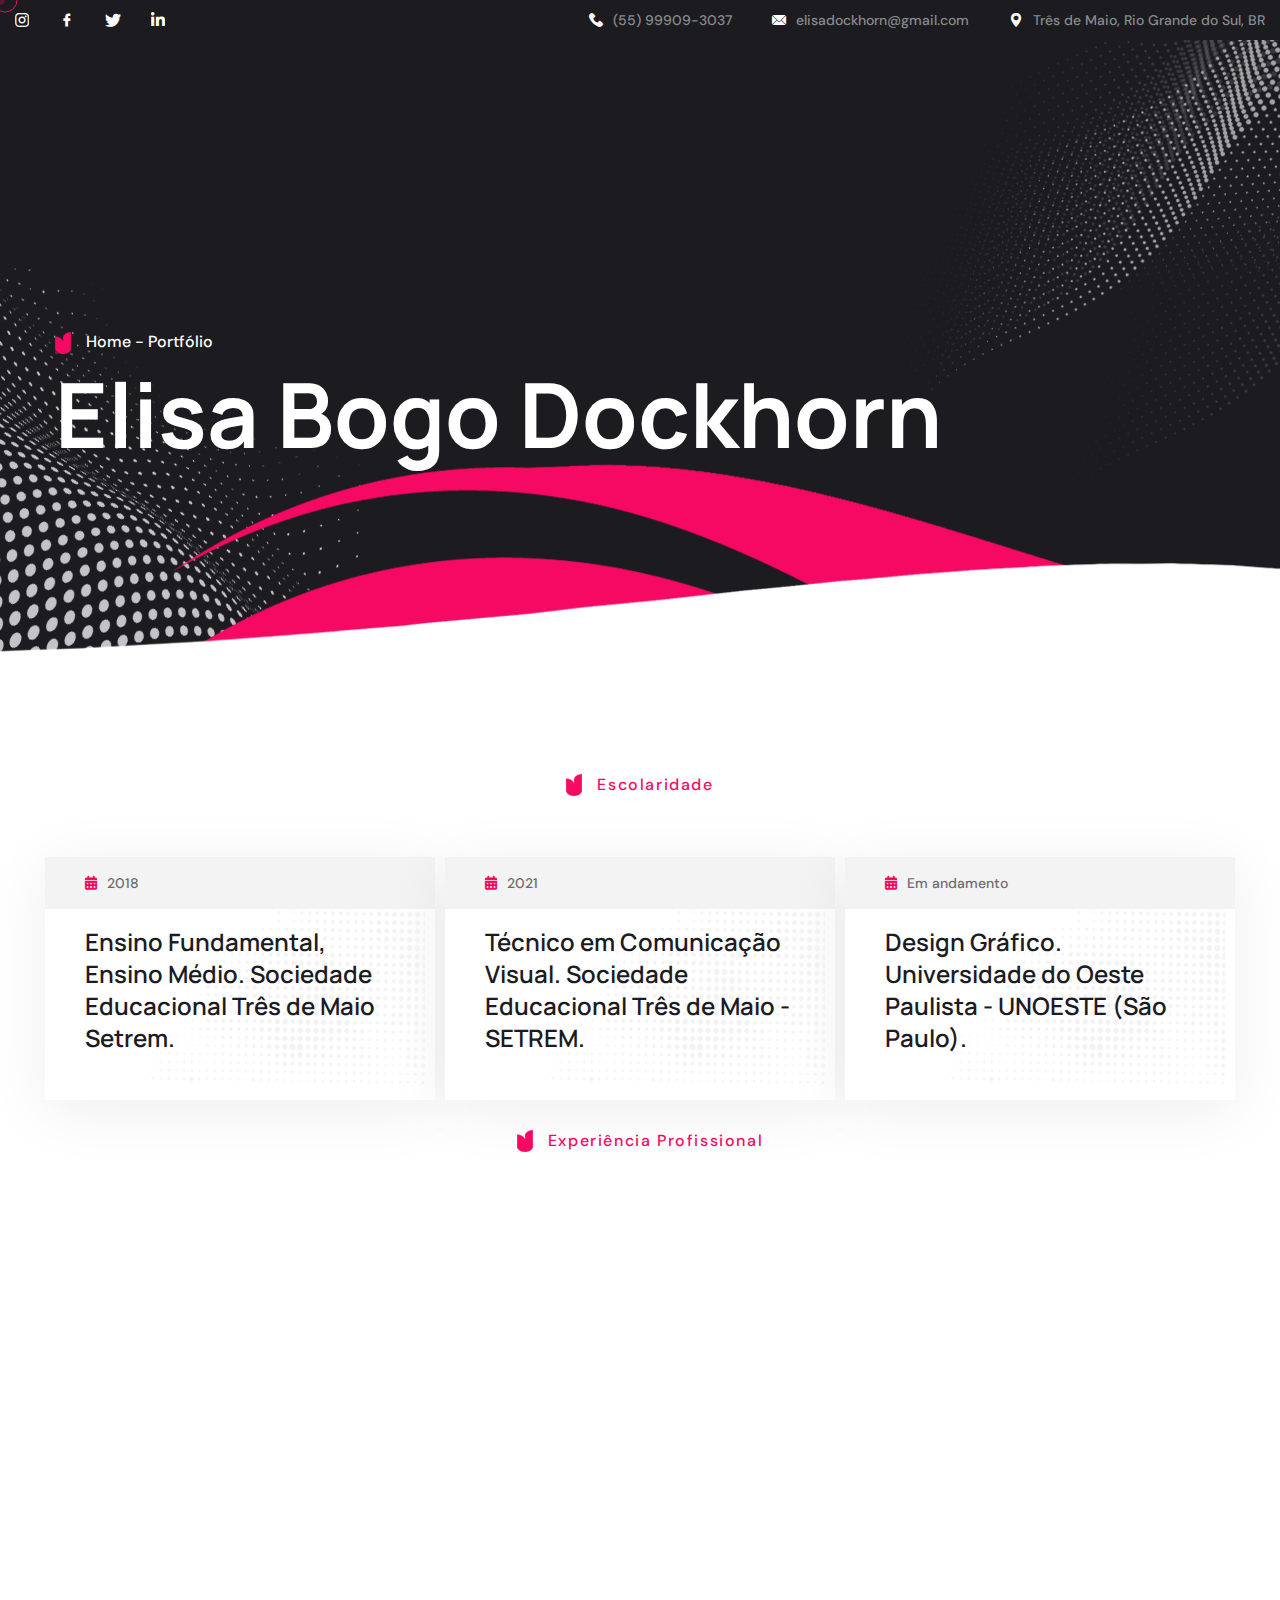
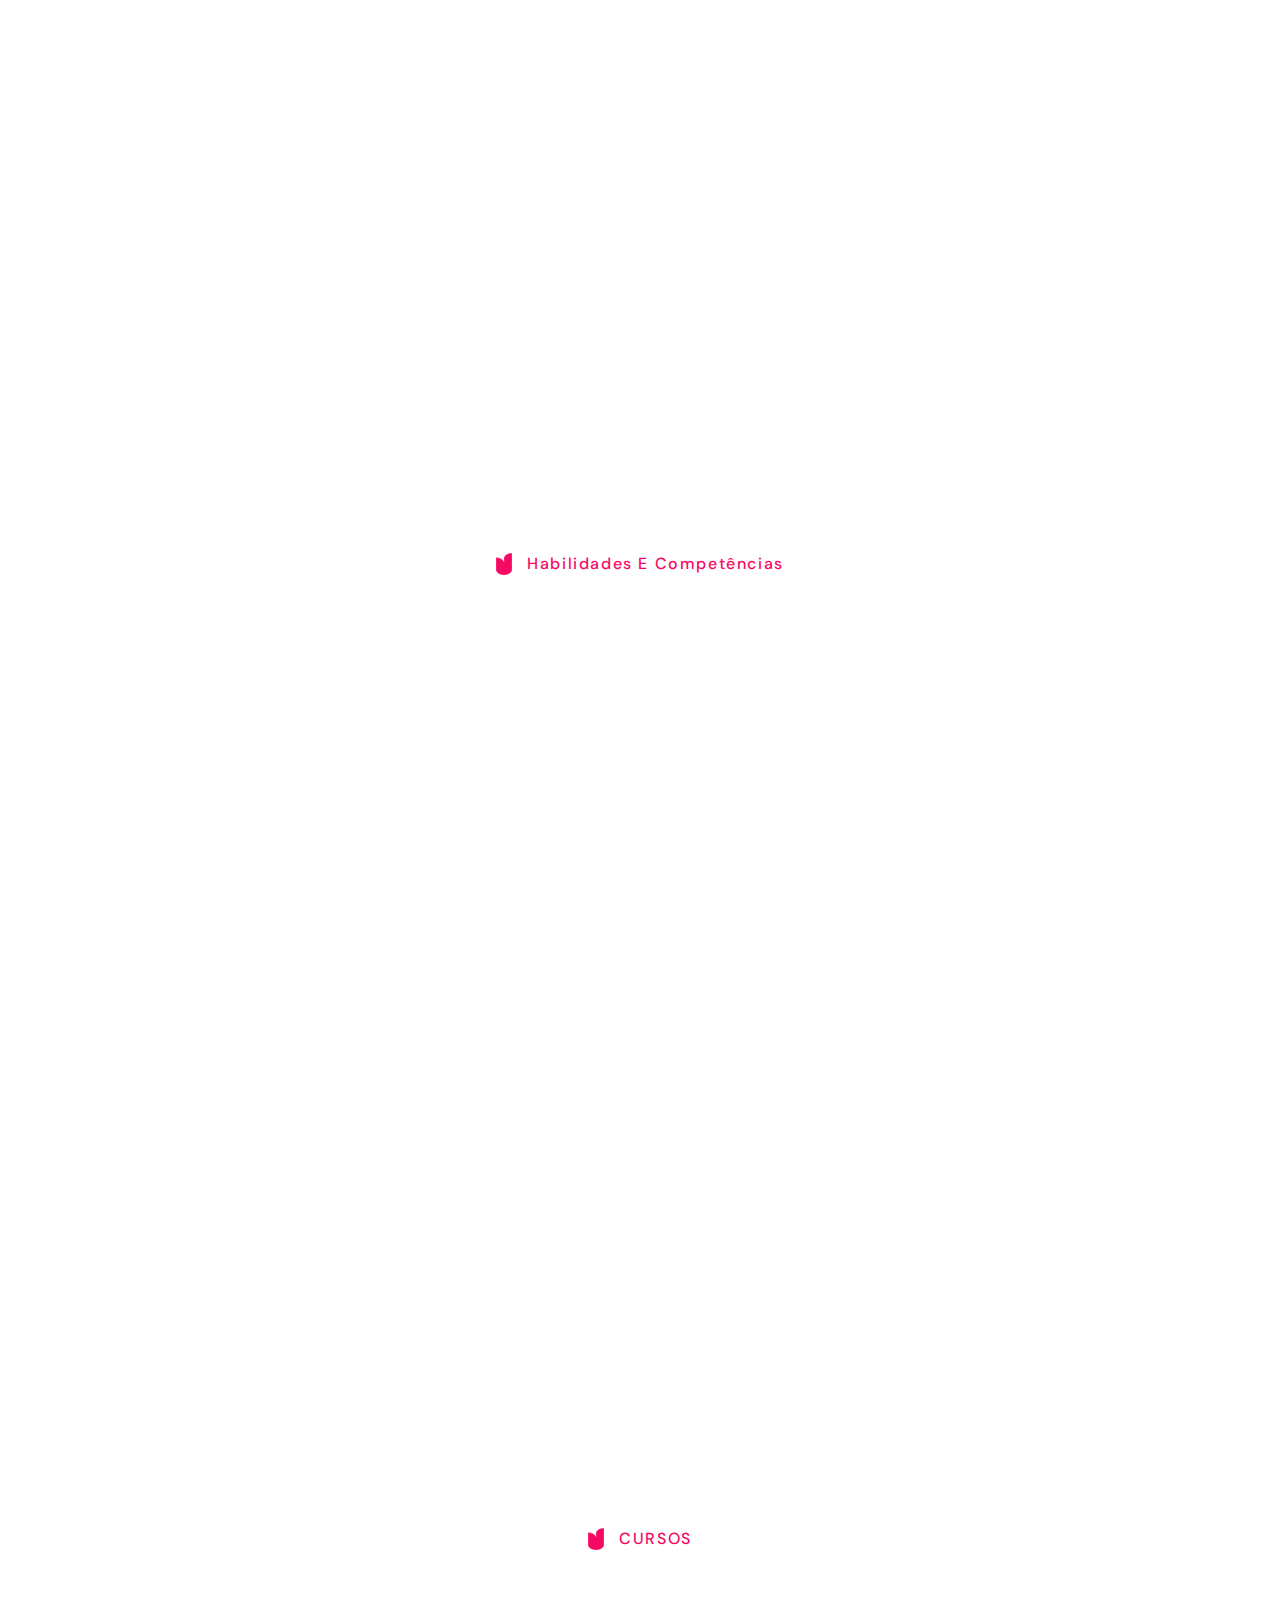
<file: trajetoria-elisa.html>
<!DOCTYPE html>
<html lang="pt-br">

<head>
    <meta charset="UTF-8" />
    <meta name="viewport" content="width=device-width, initial-scale=1.0" />
    <title> Home  || Portfólio </title>
    <!-- favicons Icons -->
    <link rel="apple-touch-icon" sizes="180x180" href="assets/images/favicons/apple-touch-icon.png" />
    <link rel="icon" type="image/png" sizes="32x32" href="assets/images/favicons/favicon-32x32.png" />
    <link rel="icon" type="image/png" sizes="16x16" href="assets/images/favicons/favicon-16x16.png" />
    <link rel="manifest" href="assets/images/favicons/site.webmanifest" />
    <meta name="description" content="zefxa HTML 5 Template " />

    <!-- fonts -->
    <link rel="preconnect" href="https://fonts.googleapis.com">

    <link rel="preconnect" href="https://fonts.gstatic.com" crossorigin>



    <link href="https://fonts.googleapis.com/css2?family=Manrope:wght@200..800&display=swap" rel="stylesheet">

    <link
        href="https://fonts.googleapis.com/css2?family=DM+Sans:ital,opsz,wght@0,9..40,100..1000;1,9..40,100..1000&display=swap"
        rel="stylesheet">

    <link rel="stylesheet" href="assets/vendors/bootstrap/css/bootstrap.min.css" />
    <link rel="stylesheet" href="assets/vendors/animate/animate.min.css" />
    <link rel="stylesheet" href="assets/vendors/animate/custom-animate.css" />
    <link rel="stylesheet" href="assets/vendors/fontawesome/css/all.min.css" />
    <link rel="stylesheet" href="assets/vendors/jarallax/jarallax.css" />
    <link rel="stylesheet" href="assets/vendors/jquery-magnific-popup/jquery.magnific-popup.css" />
    <link rel="stylesheet" href="assets/vendors/odometer/odometer.min.css" />
    <link rel="stylesheet" href="assets/vendors/swiper/swiper.min.css" />
    <link rel="stylesheet" href="assets/vendors/zefxa-icons/style.css">
    <link rel="stylesheet" href="assets/vendors/owl-carousel/owl.carousel.min.css" />
    <link rel="stylesheet" href="assets/vendors/owl-carousel/owl.theme.default.min.css" />
    <link rel="stylesheet" href="assets/vendors/bootstrap-select/css/bootstrap-select.min.css" />
    <link rel="stylesheet" href="assets/vendors/nice-select/nice-select.css" />
    <link rel="stylesheet" href="assets/vendors/jquery-ui/jquery-ui.css" />
    <link rel="stylesheet" href="assets/vendors/reey-font/stylesheet.css" />

    <!-- template styles -->
    <link rel="stylesheet" href="assets/css/zefxa.css" />
    <link rel="stylesheet" href="assets/css/zefxa-responsive.css" />
</head>
<body class="custom-cursor">

    <div class="custom-cursor__cursor"></div>
    <div class="custom-cursor__cursor-two"></div>
    <div class="preloader">
        <div class="preloader__image"></div>
    </div>
    <div class="page-wrapper">
        <header class="main-header">
            <div class="main-menu__top">
                <div class="container">
                    <div class="main-menu__top-inner">
                        <div class="main-menu__top-left">
                            <div class="main-menu__social">
                                <a href="https://www.instagram.com/elisa_dockhorn/" target="_blank"><span class="fab fa-instagram"></span></a>
                                <a href="https://www.facebook.com/elisadockhorn?locale=pt_BR" target="_blank"><i class="icon-facebook"></i></a>
                                <a href="https://x.com/dockhornelisa?s=21&t=mitChQyQxSVCJnLVAlV9iw" target="_blank"><i class="icon-twitter"></i></a>
                                <a href="https://www.linkedin.com/in/elisa-dockhorn-designer-gr%C3%A1fica-profissional-pcd-8129b91a3/" target="_blank"><span class="fab fa-linkedin-in"></span></a>
                            </div>
                        </div>
                        <ul class="list-unstyled main-menu__contact-list">
                            <li>
                                <div class="icon">
                                    <i class="icon-phone-call"></i>
                                </div>
                                <div class="text">
                                    <p><a href="tel:555599909303">(55) 99909-3037</a>
                                    </p>
                                </div>
                            </li>
                            <li>
                                <div class="icon">
                                    <i class="icon-mail"></i>
                                </div>
                                <div class="text">
                                    <p><a href="mailto:elisadockhorn@gmail.com">elisadockhorn@gmail.com</a>
                                    </p>
                                </div>
                            </li>
                            <li>
                                <div class="icon">
                                    <i class="icon-maps-and-flags"></i>
                                </div>
                                <div class="text">
                                    <p>Três de Maio, Rio Grande do Sul, BR</p>
                                </div>
                            </li>
                        </ul>
                    </div>
                </div>
            </div>
        </header>
        <div class="stricky-header stricked-menu main-menu">
            <div class="sticky-header__content"></div>
        </div>
        <section class="page-header">
            <div class="page-header__shape-bg"
                style="background-image: url(assets/images/shapes/page-header-shape-bg.png);"></div>
            <div class="page-header__shape-1 float-bob-y">
                <img src="assets/images/shapes/page-header-shape-1.png" alt="">
            </div>
            <div class="page-header__shape-2 img-bounce">
                <img src="assets/images/shapes/page-header-shape-2.png" alt="">
            </div>
            <div class="page-header__shape-3 float-bob-x">
                <img src="assets/images/shapes/page-header-shape-3.png" alt="">
            </div>
            <div class="container">
                <div class="page-header__inner">
                    <div class="thm-breadcrumb__box">
                        <div class="thm-breadcrumb__icon">
                            <img src="assets/images/shapes/section-title-tagline-shape.png" alt="">
                        </div>
                        <ul class="thm-breadcrumb list-unstyled">
                            <li><a href="index.html">Home</a></li>
                            <li><span>-</span></li>
                            <li>Portfólio</li>
                        </ul>
                    </div>
                    <h2>Elisa Bogo Dockhorn</h2>
                </div>
            </div>
        </section>

        <section class="blog-three">
            <div class="container">
                <div class="section-title text-center">
                    <div class="section-title__tagline-box">
                        <div class="section-title__tagline-shape">
                            <img src="assets/images/shapes/section-title-tagline-shape.png" alt="">
                        </div>
                        <span class="section-title__tagline">Escolaridade</span>
                    </div>
                </div>
                <div class="row">
                    <div class="col-xl-4 col-lg-4 wow fadeInLeft" data-wow-delay="300ms">
                        <div class="blog-three__single-2">
                            <ul class="blog-three__meta-2 list-unstyled">
                                <li>
                                    <a href="#"><span class="fas fa-calendar-alt"></span>2018</a>
                                </li>
                            </ul>
                            <div class="blog-three__title-box">
                                <div class="blog-three__content-shape-1">
                                    <img src="assets/images/shapes/blog-three-content-shape-1.png" alt="">
                                </div>
                                <h3 class="blog-three__title-2"><a href="#">Ensino Fundamental, Ensino Médio. Sociedade Educacional Três de Maio Setrem.</a></h3>
                            </div>
                        </div>
                    </div>
                    <div class="col-xl-4 col-lg-4 wow fadeInLeft" data-wow-delay="600ms">
                        <div class="blog-three__single-2">
                            <ul class="blog-three__meta-2 list-unstyled">
                                <li>
                                    <a href="#"><span class="fas fa-calendar-alt"></span>2021</a>
                                </li>
                            </ul>
                            <div class="blog-three__title-box">
                                <div class="blog-three__content-shape-1">
                                    <img src="assets/images/shapes/blog-three-content-shape-1.png" alt="">
                                </div>
                                <h3 class="blog-three__title-2"><a href="#">Técnico em Comunicação Visual. Sociedade Educacional Três de Maio - SETREM.</a></h3>
                            </div>
                        </div>
                    </div>
                    <div class="col-xl-4 col-lg-4 wow fadeInLeft" data-wow-delay="600ms">
                        <div class="blog-three__single-2">
                            <ul class="blog-three__meta-2 list-unstyled">
                                <li>
                                    <a href="#"><span class="fas fa-calendar-alt"></span>Em andamento</a>
                                </li>
                            </ul>
                            <div class="blog-three__title-box">
                                <div class="blog-three__content-shape-1">
                                    <img src="assets/images/shapes/blog-three-content-shape-1.png" alt="">
                                </div>
                                <h3 class="blog-three__title-2"><a href="#">Design Gráfico. Universidade do Oeste Paulista - UNOESTE (São Paulo).</a></h3>
                            </div>
                        </div>
                    </div>
                </div>
            </div>
            
            <div class="container">
                <div class="section-title text-center">
                    <div class="section-title__tagline-box">
                        <div class="section-title__tagline-shape">
                            <img src="assets/images/shapes/section-title-tagline-shape.png" alt="">
                        </div>
                        <span class="section-title__tagline">Experiência Profissional</span>
                    </div>
                </div>
                <div class="row">   
                    <div class="col-xl-4 col-lg-4 wow fadeInLeft" data-wow-delay="100ms">
                        <div class="blog-three__single-2">
                            <div class="blog-one__content">
                                <ul class="blog-one__meta list-unstyled">
                                    <li>
                                        <a href="#"><span class="fas fa-calendar-alt"></span>Janeiro 2021</a>
                                    </li>
                                    <li>
                                        <a href="#"><span class="fas fa-calendar-alt"></span>Julho 2021</a>
                                    </li>
                                </ul>
                                <h3 class="blog-one__title"><a href="#">Rádio Colonial – Três de Maio/RS</a></h3>
                                <p class="blog-one__text">
                                    Estágio curricular na área de Marketing, com foco em produção de conteúdos e apoio em campanhas institucionais.
                                    Atuação prática em estratégias de divulgação, criação de peças gráficas e ações promocionais voltadas ao público local, como parte da conclusão do curso Técnico em Comunicação Visual.
                                </p>
                            </div>
                        </div>
                    </div>
                    <div class="col-xl-4 col-lg-4 wow fadeInLeft" data-wow-delay="200ms">
                        <div class="blog-one__single">
                            <div class="blog-one__content">
                                <ul class="blog-one__meta list-unstyled">
                                    <li>
                                        <a href="#"><span class="fas fa-calendar-alt"></span>Abril 2021</a>
                                    </li>
                                </ul>
                                <h3 class="blog-one__title"><a href="#">Setrem – Três de Maio/RS</a></h3>
                                <p class="blog-one__text">
                                    Ministrante do workshop <strong>"Comunicação Visual na Prática"</strong>.
                                    A atividade abordou conceitos técnicos e aplicações práticas da área de design, com foco em orientar estudantes por meio de experiências reais e exemplos do mercado.
                                </p>
                            </div>
                        </div>
                    </div>
                    <div class="col-xl-4 col-lg-4 wow fadeInLeft" data-wow-delay="300ms">
                        <div class="blog-one__single">
                            <div class="blog-one__content">
                                <ul class="blog-one__meta list-unstyled">
                                    <li>
                                        <a href="#"><span class="fas fa-calendar-alt"></span>Março 2019</a>
                                    </li>
                                    <li>
                                        <a href="#"><span class="fas fa-calendar-alt"></span>Março 2022</a>
                                    </li>
                                </ul>
                                <h3 class="blog-one__title"><a href="#">Biblioteca José de Alencar – Setrem, Três de Maio/RS</a></h3>
                                <p class="blog-one__text">
                                    Atuação na área de Marketing e atendimento ao público. Responsável pela divulgação de eventos e campanhas internas da biblioteca nas redes sociais da instituição.
                                </p>
                            </div>
                        </div>
                    </div>
                    <div class="col-xl-4 col-lg-4 wow fadeInLeft" data-wow-delay="400ms">
                        <div class="blog-one__single">
                            <div class="blog-one__content">
                                <ul class="blog-one__meta list-unstyled">
                                    <li>
                                        <a href="#"><span class="fas fa-calendar-alt"></span>Março 2022</a>
                                    </li>
                                    <li>
                                        <a href="#"><span class="fas fa-calendar-alt"></span>Atualmente</a>
                                    </li>
                                </ul>
                                <h3 class="blog-one__title"><a href="#">Abase Sistemas – Três de Maio/RS</a></h3>
                                <p class="blog-one__text">
                                    Atuação na área de Marketing como Designer Gráfica, desenvolvendo peças visuais para mídias digitais/impressas, materiais institucionais e ações promocionais.
                                    Responsável pela criação de conteúdos gráficos alinhados à identidade da empresa, contribuindo para a comunicação e presença de marca no mercado.
                                </p>
                            </div>
                        </div>
                    </div>

                </div>
            </div>

            <div class="container process-one">
                <div class="section-title text-center">
                    <div class="section-title__tagline-box">
                        <div class="section-title__tagline-shape">
                            <img src="assets/images/shapes/section-title-tagline-shape.png" alt="">
                        </div>
                        <span class="section-title__tagline">Habilidades e Competências</span>
                    </div>
                </div>
                <div class="row">
                    <!-- Atendimento ao Público -->
                    <div class="col-xl-3 col-lg-6 col-md-6 wow fadeInLeft" data-wow-delay="100ms">
                        <div class="process-one__single-inner">
                            <div class="process-one__single-shape"></div>
                            <div class="process-one__single">
                                <div class="process-one__icon">
                                    <span class="icon-bullhorn"></span>
                                </div>
                                <h3 class="process-one__title">Atendimento ao Público</h3>
                                <p class="process-one__text">Experiência direta com o público, comunicação clara e empática.</p>
                                <div class="process-one__count"></div>
                            </div>
                        </div>
                    </div>
                    <!-- Mídias Sociais -->
                    <div class="col-xl-3 col-lg-6 col-md-6 wow fadeInLeft" data-wow-delay="200ms">
                        <div class="process-one__single-inner">
                            <div class="process-one__single-shape"></div>
                            <div class="process-one__single">
                                
                                <div class="process-one__icon">
                                    <span class="icon-like"></span>
                                </div>
                                <h3 class="process-one__title">Mídias Sociais</h3>
                                <p class="process-one__text">Criação de conteúdo, estratégias de engajamento e gestão de redes.</p>
                                <div class="process-one__count"></div>
                            </div>
                        </div>
                    </div>
                    <!-- Adobe Premiere Pro -->
                    <div class="col-xl-3 col-lg-6 col-md-6 wow fadeInLeft" data-wow-delay="300ms">
                        <div class="process-one__single-inner">
                            <div class="process-one__single-shape"></div>
                            <div class="process-one__single">
                                
                                <div class="process-one__icon">
                                    <span class="icon-curve"></span>
                                </div>
                                <h3 class="process-one__title">Adobe Premiere Pro</h3>
                                <p class="process-one__text">Edição de vídeos institucionais e criativos com fluidez e qualidade.</p>
                                <div class="process-one__count"></div>
                            </div>
                        </div>
                    </div>
                    <!-- Corel Draw -->
                    <div class="col-xl-3 col-lg-6 col-md-6 wow fadeInLeft" data-wow-delay="400ms">
                        <div class="process-one__single-inner">
                            <div class="process-one__single-shape"></div>
                            <div class="process-one__single">
                                
                                <div class="process-one__icon">
                                    <span class="icon-curve"></span>
                                </div>
                                <h3 class="process-one__title">Corel Draw</h3>
                                <p class="process-one__text">Criação de materiais gráficos vetoriais e identidade visual.</p>
                                <div class="process-one__count"></div>
                            </div>
                        </div>
                    </div>
                    <!-- Adobe Photoshop -->
                    <div class="col-xl-3 col-lg-6 col-md-6 wow fadeInLeft" data-wow-delay="500ms">
                        <div class="process-one__single-inner">
                            <div class="process-one__single-shape"></div>
                            <div class="process-one__single">
                                
                                <div class="process-one__icon">
                                    <span class="icon-curve"></span>
                                </div>
                                <h3 class="process-one__title">Adobe Photoshop</h3>
                                <p class="process-one__text">Tratamento de imagens e composições visuais criativas.</p>
                                <div class="process-one__count"></div>
                            </div>
                        </div>
                    </div>
                    <!-- Adobe Illustrator -->
                    <div class="col-xl-3 col-lg-6 col-md-6 wow fadeInLeft" data-wow-delay="600ms">
                        <div class="process-one__single-inner">
                            <div class="process-one__single-shape"></div>
                            <div class="process-one__single">
                                
                                <div class="process-one__icon">
                                    <span class="icon-curve"></span>
                                </div>
                                <h3 class="process-one__title">Adobe Illustrator</h3>
                                <p class="process-one__text">Criação de logotipos, ícones e ilustrações vetoriais.</p>
                                <div class="process-one__count"></div>
                            </div>
                        </div>
                    </div>
                    <!-- Adobe InDesign -->
                    <div class="col-xl-3 col-lg-6 col-md-6 wow fadeInLeft" data-wow-delay="700ms">
                        <div class="process-one__single-inner">
                            <div class="process-one__single-shape"></div>
                            <div class="process-one__single">
                                
                                <div class="process-one__icon">
                                    <span class="icon-curve"></span>
                                </div>
                                <h3 class="process-one__title">Adobe InDesign</h3>
                                <p class="process-one__text">Diagramação de cartilhas, revistas e materiais editoriais.</p>
                                <div class="process-one__count"></div>
                            </div>
                        </div>
                    </div>
                    <!-- Filmora X -->
                    <div class="col-xl-3 col-lg-6 col-md-6 wow fadeInLeft" data-wow-delay="800ms">
                        <div class="process-one__single-inner">
                            <div class="process-one__single-shape"></div>
                            <div class="process-one__single">
                                
                                <div class="process-one__icon">
                                    <span class="icon-curve"></span>
                                </div>
                                <h3 class="process-one__title">Filmora X</h3>
                                <p class="process-one__text">Edição de vídeos com praticidade e estética visual limpa.</p>
                                <div class="process-one__count"></div>
                            </div>
                        </div>
                    </div>
                </div>
            </div>

            <div class="container">
                <div class="section-title text-center">
                    <div class="section-title__tagline-box">
                        <div class="section-title__tagline-shape">
                            <img src="assets/images/shapes/section-title-tagline-shape.png" alt="">
                        </div>
                        <span class="section-title__tagline">CURSOS</span>
                    </div>
                </div>
                <div class="row">
                    <div class="col-xl-4 col-lg-6 col-md-6 wow fadeInUp" data-wow-delay="100ms">
                        <div class="project-one__single">
                            <div class="project-one__img-box">
                                <div class="project-one__img">
                                    <img src="assets/images/formation/praticas-edicao-grafica.png" alt="">
                                </div>
                                <div class="project-one__content">
                                    <h3 class="project-one__title"><a href="assets/flies/praticas.pdf" target="_blank">Adobe Photoshop e Illustrator: práticas de edição gráfica para mídias sociais (Alura).</a></h3>
                                </div>
                            </div>
                        </div>
                    </div>
                    <div class="col-xl-4 col-lg-6 col-md-6 wow fadeInRight" data-wow-delay="200ms">
                        <div class="project-one__single">
                            <div class="project-one__img-box">
                                <div class="project-one__img">
                                    <img src="assets/images/formation/photoshop.png" alt="">
                                </div>
                                <div class="project-one__content">
                                    <h3 class="project-one__title"><a href="assets/flies/photoshop.pdf" target="_blank">Design Academy (Gabriel Eich) - Curso Photoshop.</a></h3>
                                </div>
                            </div>
                        </div>
                    </div>
                    <div class="col-xl-4 col-lg-6 col-md-6 wow fadeInLeft" data-wow-delay="300ms">
                        <div class="project-one__single">
                            <div class="project-one__img-box">
                                <div class="project-one__img">
                                    <img src="assets/images/formation/marketing-para-designer.png" alt="">
                                </div>
                                <div class="project-one__content">
                                    <h3 class="project-one__title"><a href="assets/flies/marketing-para-designer.pdf" target="_blank">Marketing para Designer (DDQ Ensinos).</a>
                                    </h3>
                                </div>
                            </div>
                        </div>
                    </div>
<!-- Fim Primeira linha -->
                    <div class="col-xl-4 col-lg-6 col-md-6 wow fadeInRight" data-wow-delay="100ms">
                        <div class="project-one__single">
                            <div class="project-one__img-box">
                                <div class="project-one__img">
                                    <img src="assets/images/formation/Certificado-Design-ADS.jpg" alt="">
                                </div>
                                <div class="project-one__content">
                                    <h3 class="project-one__title"><a href="assets/flies/Certificado Design ADS.pdf" target="_blank">Design Academy DSGN ADS(Gabriel Eich).</a></h3>
                                </div>
                            </div>
                        </div>
                    </div>
                    <div class="col-xl-4 col-lg-6 col-md-6 wow fadeInRight" data-wow-delay="200ms">
                        <div class="project-one__single">
                            <div class="project-one__img-box">
                                <div class="project-one__img">
                                    <img src="assets/images/formation/Certificado-Brandy.jpg" alt="">
                                </div>
                                <div class="project-one__content">
                                    <h3 class="project-one__title"><a href="assets/flies/Certificado Brandy.pdf" target="_blank">Design Academy Brandy(Gabriel Eich).</a></h3>
                                </div>
                            </div>
                        </div>
                    </div>
                      <div class="col-xl-4 col-lg-6 col-md-6 wow fadeInRight" data-wow-delay="300ms">
                        <div class="project-one__single">
                            <div class="project-one__img-box">
                                <div class="project-one__img">
                                    <img src="assets/images/formation/Certificado-Illustrator-Pro.jpg" alt="">
                                </div>
                                <div class="project-one__content">
                                    <h3 class="project-one__title"><a href="assets/flies/Certificado Illustrator Pro.pdf" target="_blank">Design Academy Illustrator Pro(Gabriel Eich).</a></h3>
                                </div>
                            </div>
                        </div>
                    </div>
<!-- Fim segunda linha -->
                <div class="col-xl-4 col-lg-6 col-md-6 wow fadeInRight" data-wow-delay="100ms">
                        <div class="project-one__single">
                            <div class="project-one__img-box">
                                <div class="project-one__img">
                                    <img src="assets/images/formation/Mestres de Marcas (Pedro Panetto).png" alt="">
                                </div>
                                <div class="project-one__content">
                                    <h3 class="project-one__title"><a href="assets/flies/Designer de Marcas .pdf" target="_blank">Mestres de Marcas (Pedro Panetto).</a></h3>
                                </div>
                            </div>
                        </div>
                    </div>
                    <div class="col-xl-4 col-lg-6 col-md-6 wow fadeInRight" data-wow-delay="200ms">
                        <div class="project-one__single">
                            <div class="project-one__img-box">
                                <div class="project-one__img">
                                    <img src="assets/images/formation/Design Academy.png" alt="">
                                </div>
                                <div class="project-one__content">
                                    <h3 class="project-one__title"><a href="assets/flies/Design Academy.pdf" target="_blank">Design Academy GRID(Gabriel Eich).</a></h3>
                                </div>
                            </div>
                        </div>
                    </div>
                     <div class="col-xl-4 col-lg-6 col-md-6 wow fadeInLeft" data-wow-delay="300ms">
                        <div class="project-one__single">
                            <div class="project-one__img-box">
                                <div class="project-one__img">
                                    <img src="assets/images/formation/Certificado-do-curso-de-Marketing-digital-para-o-empreendedor.png" alt="">
                                </div>
                                <div class="project-one__content">
                                    <h3 class="project-one__title"><a href="assets/flies/Marketing digital para o empreendedor.pdf" target="_blank">Marketing Digital para Empreendedores (SEBRAE).</a></h3>
                                </div>
                            </div>
                        </div>
                    </div>

<!-- Fim terceira linha  -->
                    <div class="col-xl-4 col-lg-6 col-md-6 wow fadeInRight" data-wow-delay="100ms">
                        <div class="project-one__single">
                            <div class="project-one__img-box">
                                <div class="project-one__img">
                                    <img src="assets/images/formation/Certificado---Penso-Design-(Tecnologias-Imersivas-no-Design).png" alt="">
                                </div>
                                <div class="project-one__content">
                                    <h3 class="project-one__title"><a href="assets/flies/Certificado- Penso Design ( Tecnologias Imersivas no Design).pdf" target="_blank">Penso Design: Tecnologias Imersivas no Design (Universidade do Oeste Paulista - Unoeste).</a></h3>
                                </div>
                            </div>
                        </div>
                    </div>
                     <div class="col-xl-4 col-lg-6 col-md-6 wow fadeInRight" data-wow-delay="100ms">
                        <div class="project-one__single">
                            <div class="project-one__img-box">
                                <div class="project-one__img">
                                    <img src="assets/images/formation/noroeste-summit-2023.png" alt="">
                                </div>
                                <div class="project-one__content">
                                    <h3 class="project-one__title"><a href="assets/flies/noroeste-summit_2023.pdf" target="_blank">Evento Noroeste Summit (2023).</a></h3>
                                </div>
                            </div>
                        </div>
                    </div>
                     <div class="col-xl-4 col-lg-6 col-md-6 wow fadeInRight" data-wow-delay="100ms">
                        <div class="project-one__single">
                            <div class="project-one__img-box">
                                <div class="project-one__img">
                                    <img src="assets/images/formation/noroeste-summit-2024.png" alt="">
                                </div>
                                <div class="project-one__content">
                                    <h3 class="project-one__title"><a href="assets/flies/noroeste-summit_2024.pdf" target="_blank">Evento Noroeste Summit (2024).</a></h3>
                                </div>
                            </div>
                        </div>
                    </div>
<!-- Fim quarta linha -->

                    <div class="col-xl-4 col-lg-6 col-md-6 wow fadeInRight" data-wow-delay="100ms">
                        <div class="project-one__single">
                            <div class="project-one__img-box">
                                <div class="project-one__img">
                                    <img src="assets/images/formation/BOOTCAMP PENSO DESIGN UNOESTE.jpg" alt="">
                                </div>
                                <div class="project-one__content">
                                    <h3 class="project-one__title"><a href="assets/flies/BOOTCAMP PENSO DESIGN UNOESTE.pdf" target="_blank">BOOTCAMP PENSO DESIGN UNOESTE.</a></h3>
                                </div>
                            </div>
                        </div>
                    </div>
                    <div class="col-xl-4 col-lg-6 col-md-6 wow fadeInRight" data-wow-delay="200ms">
                        <div class="project-one__single">
                            <div class="project-one__img-box">
                                <div class="project-one__img">
                                    <img src="assets/images/formation/Educacao Financeira.jpeg" alt="">
                                </div>
                                <div class="project-one__content">
                                    <h3 class="project-one__title"><a href="assets/flies/Educacao Financeira.pdf">Educação Financeira com Ferramentas Digitais e Aplicativos (Dsop Educação Financeira).</a></h3>
                                </div>
                            </div>
                        </div>
                    </div>
                    <div class="col-xl-4 col-lg-6 col-md-6 wow fadeInRight" data-wow-delay="300ms">
                        <div class="project-one__single">
                            <div class="project-one__img-box">
                                <div class="project-one__img">
                                    <img src="assets/images/formation/CID_8.jpg" alt="">
                                </div>
                                <div class="project-one__content">
                                    <h3 class="project-one__title"><a href="assets/flies/CID_8.pdf">CIÊNCIA, IDEIAS, DISSEMINAÇÃO - CID #8.</a></h3>
                                </div>
                            </div>
                        </div>
                    </div>
<!-- Fim quinta linha -->
                </div>
            </div>
        </section>

    </div>



    <a href="#" data-target="html" class="scroll-to-target scroll-to-top"><i class="icon-right-arrow"></i></a>
    <script src="assets/vendors/jquery/jquery-3.6.0.min.js"></script>
    <script src="assets/vendors/bootstrap/js/bootstrap.bundle.min.js"></script>
    <script src="assets/vendors/jarallax/jarallax.min.js"></script>
    <script src="assets/vendors/jquery-ajaxchimp/jquery.ajaxchimp.min.js"></script>
    <script src="assets/vendors/jquery-appear/jquery.appear.min.js"></script>
    <script src="assets/vendors/jquery-circle-progress/jquery.circle-progress.min.js"></script>
    <script src="assets/vendors/jquery-magnific-popup/jquery.magnific-popup.min.js"></script>
    <script src="assets/vendors/jquery-validate/jquery.validate.min.js"></script>
    <script src="assets/vendors/odometer/odometer.min.js"></script>
    <script src="assets/vendors/swiper/swiper.min.js"></script>
    <script src="assets/vendors/wnumb/wNumb.min.js"></script>
    <script src="assets/vendors/wow/wow.js"></script>
    <script src="assets/vendors/isotope/isotope.js"></script>
    <script src="assets/vendors/owl-carousel/owl.carousel.min.js"></script>
    <script src="assets/vendors/bootstrap-select/js/bootstrap-select.min.js"></script>
    <script src="assets/vendors/jquery-ui/jquery-ui.js"></script>
    <script src="assets/vendors/nice-select/jquery.nice-select.min.js"></script>
    <script src="assets/vendors/marque/marquee.min.js"></script>
    <script src="assets/vendors/countdown/countdown.min.js"></script>
    <script src="assets/js/zefxa.js"></script>
</body>
</html>
</file>
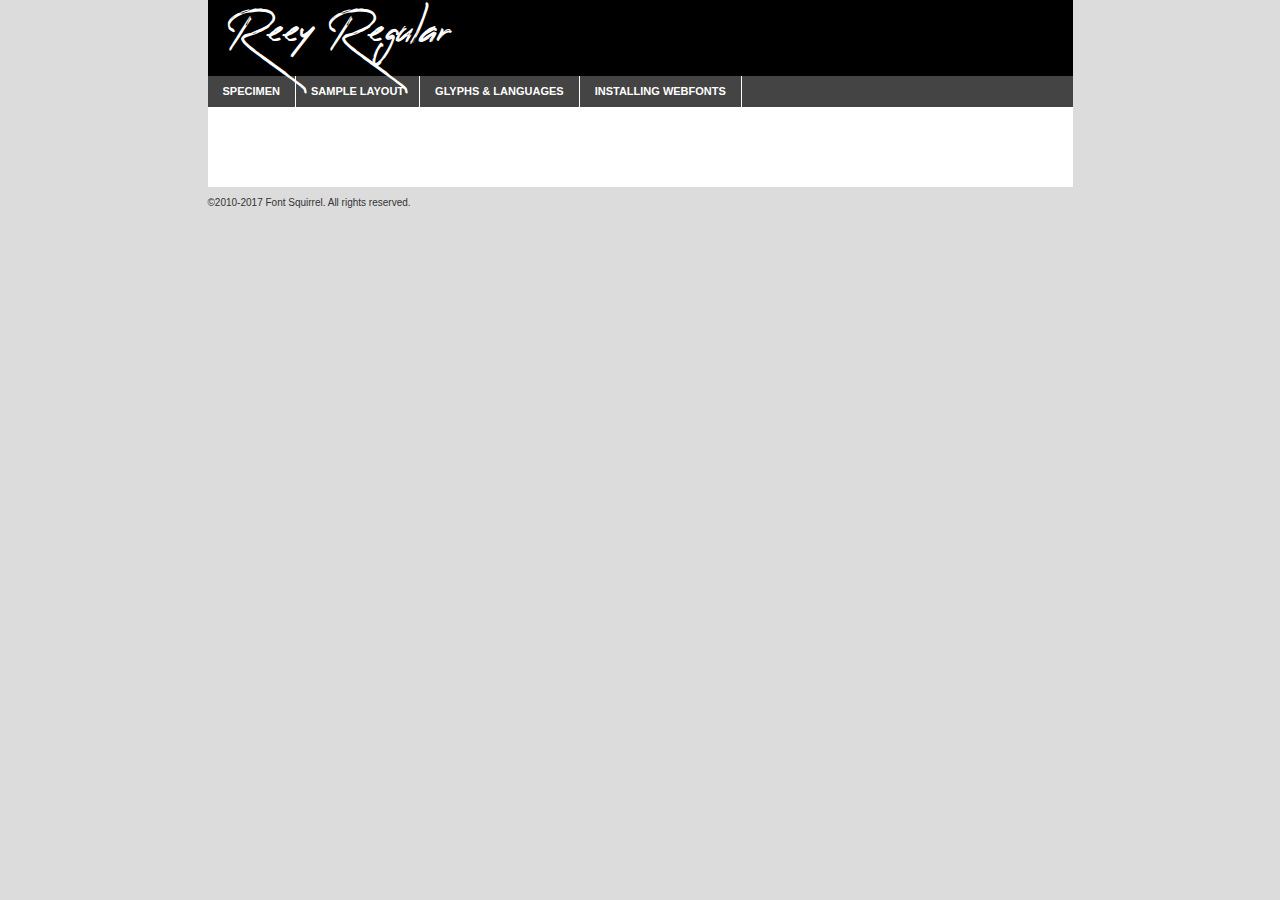
<file: assets/vendors/reey-font/reey-regular-demo.html>
<!DOCTYPE html PUBLIC "-//W3C//DTD XHTML 1.0 Transitional//EN"
	"http://www.w3.org/TR/xhtml1/DTD/xhtml1-transitional.dtd">

<html xmlns="http://www.w3.org/1999/xhtml" xml:lang="en" lang="en">
<head>
	<meta http-equiv="Content-Type" content="text/html; charset=utf-8" />
	<script src="http://ajax.googleapis.com/ajax/libs/jquery/1.7.2/jquery.min.js" type="text/javascript" charset="utf-8"></script>
	<script type="text/javascript">
	(function($){$.fn.easyTabs=function(option){var param=jQuery.extend({fadeSpeed:"fast",defaultContent:1,activeClass:'active'},option);$(this).each(function(){var thisId="#"+this.id;if(param.defaultContent==''){param.defaultContent=1;}
	if(typeof param.defaultContent=="number")
	{var defaultTab=$(thisId+" .tabs li:eq("+(param.defaultContent-1)+") a").attr('href').substr(1);}else{var defaultTab=param.defaultContent;}
	$(thisId+" .tabs li a").each(function(){var tabToHide=$(this).attr('href').substr(1);$("#"+tabToHide).addClass('easytabs-tab-content');});hideAll();changeContent(defaultTab);function hideAll(){$(thisId+" .easytabs-tab-content").hide();}
	function changeContent(tabId){hideAll();$(thisId+" .tabs li").removeClass(param.activeClass);$(thisId+" .tabs li a[href=#"+tabId+"]").closest('li').addClass(param.activeClass);if(param.fadeSpeed!="none")
	{$(thisId+" #"+tabId).fadeIn(param.fadeSpeed);}else{$(thisId+" #"+tabId).show();}}
	$(thisId+" .tabs li").click(function(){var tabId=$(this).find('a').attr('href').substr(1);changeContent(tabId);return false;});});}})(jQuery);
	</script>
	<link rel="stylesheet" href="specimen_files/specimen_stylesheet.css" type="text/css" charset="utf-8" />
	<link rel="stylesheet" href="stylesheet.css" type="text/css" charset="utf-8" />

	<style type="text/css">
					body{
				font-family: 'reeyregular';
							}
		</style>

	<title>Reey Regular Specimen</title>
	
	
	<script type="text/javascript" charset="utf-8">
		$(document).ready(function() {
			$('#container').easyTabs({defaultContent:1});
		});
	</script>
</head>

<body>
<div id="container">
	<div id="header">
		Reey Regular	</div>
	<ul class="tabs">
		<li><a href="#specimen">Specimen</a></li>
		<li><a href="#layout">Sample Layout</a></li>
				<li><a href="#glyphs">Glyphs &amp; Languages</a></li>
		<li><a href="#installing">Installing Webfonts</a></li>
		
	</ul>
	
	<div id="main_content">

		
			<div id="specimen">
		
				<div class="section">
					<div class="grid12 firstcol">
						<div class="huge">AaBb</div>
					</div>
				</div>
		
				<div class="section">
					<div class="glyph_range">A&#x200B;B&#x200b;C&#x200b;D&#x200b;E&#x200b;F&#x200b;G&#x200b;H&#x200b;I&#x200b;J&#x200b;K&#x200b;L&#x200b;M&#x200b;N&#x200b;O&#x200b;P&#x200b;Q&#x200b;R&#x200b;S&#x200b;T&#x200b;U&#x200b;V&#x200b;W&#x200b;X&#x200b;Y&#x200b;Z&#x200b;a&#x200b;b&#x200b;c&#x200b;d&#x200b;e&#x200b;f&#x200b;g&#x200b;h&#x200b;i&#x200b;j&#x200b;k&#x200b;l&#x200b;m&#x200b;n&#x200b;o&#x200b;p&#x200b;q&#x200b;r&#x200b;s&#x200b;t&#x200b;u&#x200b;v&#x200b;w&#x200b;x&#x200b;y&#x200b;z&#x200b;1&#x200b;2&#x200b;3&#x200b;4&#x200b;5&#x200b;6&#x200b;7&#x200b;8&#x200b;9&#x200b;0&#x200b;&amp;&#x200b;.&#x200b;,&#x200b;?&#x200b;!&#x200b;&#64;&#x200b;(&#x200b;)&#x200b;#&#x200b;$&#x200b;%&#x200b;*&#x200b;+&#x200b;-&#x200b;=&#x200b;:&#x200b;;</div>
				</div>
				<div class="section">
					<div class="grid12 firstcol">
						<table class="sample_table">
							<tr><td>10</td><td class="size10">abcdefghijklmnopqrstuvwxyzABCDEFGHIJKLMNOPQRSTUVWXYZ0123456789abcdefghijklmnopqrstuvwxyzABCDEFGHIJKLMNOPQRSTUVWXYZ0123456789abcdefghijklmnopqrstuvwxyzABCDEFGHIJKLMNOPQRSTUVWXYZ</td></tr>
							<tr><td>11</td><td class="size11">abcdefghijklmnopqrstuvwxyzABCDEFGHIJKLMNOPQRSTUVWXYZ0123456789abcdefghijklmnopqrstuvwxyzABCDEFGHIJKLMNOPQRSTUVWXYZ0123456789abcdefghijklmnopqrstuvwxyzABCDEFGHIJKLMNOPQRSTUVWXYZ</td></tr>
							<tr><td>12</td><td class="size12">abcdefghijklmnopqrstuvwxyzABCDEFGHIJKLMNOPQRSTUVWXYZ0123456789abcdefghijklmnopqrstuvwxyzABCDEFGHIJKLMNOPQRSTUVWXYZ0123456789abcdefghijklmnopqrstuvwxyzABCDEFGHIJKLMNOPQRSTUVWXYZ</td></tr>
							<tr><td>13</td><td class="size13">abcdefghijklmnopqrstuvwxyzABCDEFGHIJKLMNOPQRSTUVWXYZ0123456789abcdefghijklmnopqrstuvwxyzABCDEFGHIJKLMNOPQRSTUVWXYZ0123456789abcdefghijklmnopqrstuvwxyzABCDEFGHIJKLMNOPQRSTUVWXYZ</td></tr>
							<tr><td>14</td><td class="size14">abcdefghijklmnopqrstuvwxyzABCDEFGHIJKLMNOPQRSTUVWXYZ0123456789abcdefghijklmnopqrstuvwxyzABCDEFGHIJKLMNOPQRSTUVWXYZ0123456789abcdefghijklmnopqrstuvwxyzABCDEFGHIJKLMNOPQRSTUVWXYZ</td></tr>
							<tr><td>16</td><td class="size16">abcdefghijklmnopqrstuvwxyzABCDEFGHIJKLMNOPQRSTUVWXYZ0123456789abcdefghijklmnopqrstuvwxyzABCDEFGHIJKLMNOPQRSTUVWXYZ</td></tr>
							<tr><td>18</td><td class="size18">abcdefghijklmnopqrstuvwxyzABCDEFGHIJKLMNOPQRSTUVWXYZ0123456789abcdefghijklmnopqrstuvwxyzABCDEFGHIJKLMNOPQRSTUVWXYZ</td></tr>
							<tr><td>20</td><td class="size20">abcdefghijklmnopqrstuvwxyzABCDEFGHIJKLMNOPQRSTUVWXYZ0123456789abcdefghijklmnopqrstuvwxyzABCDEFGHIJKLMNOPQRSTUVWXYZ</td></tr>
							<tr><td>24</td><td class="size24">abcdefghijklmnopqrstuvwxyzABCDEFGHIJKLMNOPQRSTUVWXYZ0123456789abcdefghijklmnopqrstuvwxyzABCDEFGHIJKLMNOPQRSTUVWXYZ</td></tr>
							<tr><td>30</td><td class="size30">abcdefghijklmnopqrstuvwxyzABCDEFGHIJKLMNOPQRSTUVWXYZ0123456789abcdefghijklmnopqrstuvwxyzABCDEFGHIJKLMNOPQRSTUVWXYZ</td></tr>
							<tr><td>36</td><td class="size36">abcdefghijklmnopqrstuvwxyzABCDEFGHIJKLMNOPQRSTUVWXYZ0123456789abcdefghijklmnopqrstuvwxyzABCDEFGHIJKLMNOPQRSTUVWXYZ</td></tr>
							<tr><td>48</td><td class="size48">abcdefghijklmnopqrstuvwxyzABCDEFGHIJKLMNOPQRSTUVWXYZ0123456789abcdefghijklmnopqrstuvwxyzABCDEFGHIJKLMNOPQRSTUVWXYZ</td></tr>
							<tr><td>60</td><td class="size60">abcdefghijklmnopqrstuvwxyzABCDEFGHIJKLMNOPQRSTUVWXYZ0123456789abcdefghijklmnopqrstuvwxyzABCDEFGHIJKLMNOPQRSTUVWXYZ</td></tr>
							<tr><td>72</td><td class="size72">abcdefghijklmnopqrstuvwxyzABCDEFGHIJKLMNOPQRSTUVWXYZ0123456789abcdefghijklmnopqrstuvwxyzABCDEFGHIJKLMNOPQRSTUVWXYZ</td></tr>
							<tr><td>90</td><td class="size90">abcdefghijklmnopqrstuvwxyzABCDEFGHIJKLMNOPQRSTUVWXYZ0123456789abcdefghijklmnopqrstuvwxyzABCDEFGHIJKLMNOPQRSTUVWXYZ</td></tr>
						</table>
				
					</div>
			
				</div>
		
		
		
								<div class="section" id="bodycomparison">


										<div id="xheight">
				<div class="fontbody">&#x25FC;&#x25FC;&#x25FC;&#x25FC;&#x25FC;&#x25FC;&#x25FC;&#x25FC;&#x25FC;&#x25FC;&#x25FC;&#x25FC;&#x25FC;&#x25FC;&#x25FC;&#x25FC;&#x25FC;&#x25FC;&#x25FC;&#x25FC;&#x25FC;&#x25FC;&#x25FC;&#x25FC;&#x25FC;&#x25FC;&#x25FC;&#x25FC;&#x25FC;&#x25FC;&#x25FC;&#x25FC;&#x25FC;&#x25FC;&#x25FC;&#x25FC;&#x25FC;&#x25FC;&#x25FC;&#x25FC;&#x25FC;&#x25FC;&#x25FC;&#x25FC;&#x25FC;&#x25FC;&#x25FC;&#x25FC;&#x25FC;&#x25FC;&#x25FC;&#x25FC;&#x25FC;&#x25FC;&#x25FC;&#x25FC;&#x25FC;&#x25FC;&#x25FC;&#x25FC;&#x25FC;&#x25FC;&#x25FC;&#x25FC;&#x25FC;&#x25FC;&#x25FC;&#x25FC;&#x25FC;&#x25FC;&#x25FC;&#x25FC;&#x25FC;&#x25FC;&#x25FC;&#x25FC;&#x25FC;&#x25FC;&#x25FC;&#x25FC;&#x25FC;&#x25FC;&#x25FC;&#x25FC;&#x25FC;&#x25FC;&#x25FC;&#x25FC;&#x25FC;&#x25FC;&#x25FC;&#x25FC;&#x25FC;&#x25FC;&#x25FC;&#x25FC;&#x25FC;&#x25FC;&#x25FC;body</div><div class="arialbody">body</div><div class="verdanabody">body</div><div class="georgiabody">body</div></div>
										<div class="fontbody" style="z-index:1">
											body<span>Reey Regular</span>
										</div>
										<div class="arialbody" style="z-index:1">
											body<span>Arial</span>
										</div>
										<div class="verdanabody" style="z-index:1">
											body<span>Verdana</span>
										</div>
										<div class="georgiabody" style="z-index:1">
											body<span>Georgia</span>
										</div>



								</div>
		
		
				<div class="section psample psample_row1" id="">
					
					<div class="grid2 firstcol">
						<p class="size10"><span>10.</span>Aenean lacinia bibendum nulla sed consectetur. Fusce dapibus, tellus ac cursus commodo, tortor mauris condimentum nibh, ut fermentum massa justo sit amet risus. Nullam id dolor id nibh ultricies vehicula ut id elit. Cum sociis natoque penatibus et magnis dis parturient montes, nascetur ridiculus mus. Nulla vitae elit libero, a pharetra augue.</p>
			
					</div>
					<div class="grid3">
						<p class="size11"><span>11.</span>Aenean lacinia bibendum nulla sed consectetur. Fusce dapibus, tellus ac cursus commodo, tortor mauris condimentum nibh, ut fermentum massa justo sit amet risus. Nullam id dolor id nibh ultricies vehicula ut id elit. Cum sociis natoque penatibus et magnis dis parturient montes, nascetur ridiculus mus. Nulla vitae elit libero, a pharetra augue.</p>
			
					</div>
					<div class="grid3">
						<p class="size12"><span>12.</span>Aenean lacinia bibendum nulla sed consectetur. Fusce dapibus, tellus ac cursus commodo, tortor mauris condimentum nibh, ut fermentum massa justo sit amet risus. Nullam id dolor id nibh ultricies vehicula ut id elit. Cum sociis natoque penatibus et magnis dis parturient montes, nascetur ridiculus mus. Nulla vitae elit libero, a pharetra augue.</p>
			
					</div>
					<div class="grid4">
						<p class="size13"><span>13.</span>Aenean lacinia bibendum nulla sed consectetur. Fusce dapibus, tellus ac cursus commodo, tortor mauris condimentum nibh, ut fermentum massa justo sit amet risus. Nullam id dolor id nibh ultricies vehicula ut id elit. Cum sociis natoque penatibus et magnis dis parturient montes, nascetur ridiculus mus. Nulla vitae elit libero, a pharetra augue.</p>
			
					</div>
					<div class="white_blend"></div>
					
				</div>
				<div class="section psample psample_row2" id="">
					<div class="grid3 firstcol">
						<p class="size14"><span>14.</span>Aenean lacinia bibendum nulla sed consectetur. Fusce dapibus, tellus ac cursus commodo, tortor mauris condimentum nibh, ut fermentum massa justo sit amet risus. Nullam id dolor id nibh ultricies vehicula ut id elit. Cum sociis natoque penatibus et magnis dis parturient montes, nascetur ridiculus mus. Nulla vitae elit libero, a pharetra augue.</p>
			
					</div>
					<div class="grid4">
						<p class="size16"><span>16.</span>Aenean lacinia bibendum nulla sed consectetur. Fusce dapibus, tellus ac cursus commodo, tortor mauris condimentum nibh, ut fermentum massa justo sit amet risus. Nullam id dolor id nibh ultricies vehicula ut id elit. Cum sociis natoque penatibus et magnis dis parturient montes, nascetur ridiculus mus. Nulla vitae elit libero, a pharetra augue.</p>
			
					</div>
					<div class="grid5">
						<p class="size18"><span>18.</span>Aenean lacinia bibendum nulla sed consectetur. Fusce dapibus, tellus ac cursus commodo, tortor mauris condimentum nibh, ut fermentum massa justo sit amet risus. Nullam id dolor id nibh ultricies vehicula ut id elit. Cum sociis natoque penatibus et magnis dis parturient montes, nascetur ridiculus mus. Nulla vitae elit libero, a pharetra augue.</p>
			
					</div>

					<div class="white_blend"></div>

				</div>
				
				<div class="section psample psample_row3" id="">
					<div class="grid5 firstcol">
						<p class="size20"><span>20.</span>Aenean lacinia bibendum nulla sed consectetur. Fusce dapibus, tellus ac cursus commodo, tortor mauris condimentum nibh, ut fermentum massa justo sit amet risus. Nullam id dolor id nibh ultricies vehicula ut id elit. Cum sociis natoque penatibus et magnis dis parturient montes, nascetur ridiculus mus. Nulla vitae elit libero, a pharetra augue.</p>
					</div>
					<div class="grid7">
						<p class="size24"><span>24.</span>Aenean lacinia bibendum nulla sed consectetur. Fusce dapibus, tellus ac cursus commodo, tortor mauris condimentum nibh, ut fermentum massa justo sit amet risus. Nullam id dolor id nibh ultricies vehicula ut id elit. Cum sociis natoque penatibus et magnis dis parturient montes, nascetur ridiculus mus. Nulla vitae elit libero, a pharetra augue.</p>
					</div>
					
					<div class="white_blend"></div>
					
				</div>
				
				<div class="section psample psample_row4" id="">
					<div class="grid12 firstcol">
						<p class="size30"><span>30.</span>Aenean lacinia bibendum nulla sed consectetur. Fusce dapibus, tellus ac cursus commodo, tortor mauris condimentum nibh, ut fermentum massa justo sit amet risus. Nullam id dolor id nibh ultricies vehicula ut id elit. Cum sociis natoque penatibus et magnis dis parturient montes, nascetur ridiculus mus. Nulla vitae elit libero, a pharetra augue.</p>
					</div>
					<div class="white_blend"></div>
					
				</div>
				
				
				
				<div class="section psample psample_row1 fullreverse">
					<div class="grid2 firstcol">
						<p class="size10"><span>10.</span>Aenean lacinia bibendum nulla sed consectetur. Fusce dapibus, tellus ac cursus commodo, tortor mauris condimentum nibh, ut fermentum massa justo sit amet risus. Nullam id dolor id nibh ultricies vehicula ut id elit. Cum sociis natoque penatibus et magnis dis parturient montes, nascetur ridiculus mus. Nulla vitae elit libero, a pharetra augue.</p>
			
					</div>
					<div class="grid3">
						<p class="size11"><span>11.</span>Aenean lacinia bibendum nulla sed consectetur. Fusce dapibus, tellus ac cursus commodo, tortor mauris condimentum nibh, ut fermentum massa justo sit amet risus. Nullam id dolor id nibh ultricies vehicula ut id elit. Cum sociis natoque penatibus et magnis dis parturient montes, nascetur ridiculus mus. Nulla vitae elit libero, a pharetra augue.</p>
			
					</div>
					<div class="grid3">
						<p class="size12"><span>12.</span>Aenean lacinia bibendum nulla sed consectetur. Fusce dapibus, tellus ac cursus commodo, tortor mauris condimentum nibh, ut fermentum massa justo sit amet risus. Nullam id dolor id nibh ultricies vehicula ut id elit. Cum sociis natoque penatibus et magnis dis parturient montes, nascetur ridiculus mus. Nulla vitae elit libero, a pharetra augue.</p>
			
					</div>
					<div class="grid4">
						<p class="size13"><span>13.</span>Aenean lacinia bibendum nulla sed consectetur. Fusce dapibus, tellus ac cursus commodo, tortor mauris condimentum nibh, ut fermentum massa justo sit amet risus. Nullam id dolor id nibh ultricies vehicula ut id elit. Cum sociis natoque penatibus et magnis dis parturient montes, nascetur ridiculus mus. Nulla vitae elit libero, a pharetra augue.</p>
			
					</div>
					<div class="black_blend"></div>
					
				</div>
				
				<div class="section psample psample_row2 fullreverse">
					<div class="grid3 firstcol">
						<p class="size14"><span>14.</span>Aenean lacinia bibendum nulla sed consectetur. Fusce dapibus, tellus ac cursus commodo, tortor mauris condimentum nibh, ut fermentum massa justo sit amet risus. Nullam id dolor id nibh ultricies vehicula ut id elit. Cum sociis natoque penatibus et magnis dis parturient montes, nascetur ridiculus mus. Nulla vitae elit libero, a pharetra augue.</p>
			
					</div>
					<div class="grid4">
						<p class="size16"><span>16.</span>Aenean lacinia bibendum nulla sed consectetur. Fusce dapibus, tellus ac cursus commodo, tortor mauris condimentum nibh, ut fermentum massa justo sit amet risus. Nullam id dolor id nibh ultricies vehicula ut id elit. Cum sociis natoque penatibus et magnis dis parturient montes, nascetur ridiculus mus. Nulla vitae elit libero, a pharetra augue.</p>
			
					</div>
					<div class="grid5">
						<p class="size18"><span>18.</span>Aenean lacinia bibendum nulla sed consectetur. Fusce dapibus, tellus ac cursus commodo, tortor mauris condimentum nibh, ut fermentum massa justo sit amet risus. Nullam id dolor id nibh ultricies vehicula ut id elit. Cum sociis natoque penatibus et magnis dis parturient montes, nascetur ridiculus mus. Nulla vitae elit libero, a pharetra augue.</p>
			
					</div>
					<div class="black_blend"></div>

				</div>
				
				<div class="section psample fullreverse psample_row3" id="">
					<div class="grid5 firstcol">
						<p class="size20"><span>20.</span>Aenean lacinia bibendum nulla sed consectetur. Fusce dapibus, tellus ac cursus commodo, tortor mauris condimentum nibh, ut fermentum massa justo sit amet risus. Nullam id dolor id nibh ultricies vehicula ut id elit. Cum sociis natoque penatibus et magnis dis parturient montes, nascetur ridiculus mus. Nulla vitae elit libero, a pharetra augue.</p>
					</div>
					<div class="grid7">
						<p class="size24"><span>24.</span>Aenean lacinia bibendum nulla sed consectetur. Fusce dapibus, tellus ac cursus commodo, tortor mauris condimentum nibh, ut fermentum massa justo sit amet risus. Nullam id dolor id nibh ultricies vehicula ut id elit. Cum sociis natoque penatibus et magnis dis parturient montes, nascetur ridiculus mus. Nulla vitae elit libero, a pharetra augue.</p>
					</div>
					
					<div class="black_blend"></div>
					
				</div>
				
				<div class="section psample fullreverse psample_row4" id="" style="border-bottom: 20px #000 solid;">
					<div class="grid12 firstcol">
						<p class="size30"><span>30.</span>Aenean lacinia bibendum nulla sed consectetur. Fusce dapibus, tellus ac cursus commodo, tortor mauris condimentum nibh, ut fermentum massa justo sit amet risus. Nullam id dolor id nibh ultricies vehicula ut id elit. Cum sociis natoque penatibus et magnis dis parturient montes, nascetur ridiculus mus. Nulla vitae elit libero, a pharetra augue.</p>
					</div>
					<div class="black_blend"></div>
					
				</div>
				
				
				
				
			</div>
			
			<div id="layout">
				
				<div class="section">
					
					<div class="grid12 firstcol">
						<h1>Lorem Ipsum Dolor</h1>
						<h2>Etiam porta sem malesuada magna mollis euismod</h2>
						
						<p class="byline">By <a href="#link">Aenean Lacinia</a></p>
					</div>
				</div>
				<div class="section">
					<div class="grid8 firstcol">
						<p class="large">Donec sed odio dui. Morbi leo risus, porta ac consectetur ac, vestibulum at eros. Fusce dapibus, tellus ac cursus commodo, tortor mauris condimentum nibh, ut fermentum massa justo sit amet risus. </p>

						
						<h3>Pellentesque ornare sem</h3>

						<p>Maecenas sed diam eget risus varius blandit sit amet non magna. Maecenas faucibus mollis interdum. Donec ullamcorper nulla non metus auctor fringilla. Nullam id dolor id nibh ultricies vehicula ut id elit. Nullam id dolor id nibh ultricies vehicula ut id elit. </p>

						<p>Aenean eu leo quam. Pellentesque ornare sem lacinia quam venenatis vestibulum. Lorem ipsum dolor sit amet, consectetur adipiscing elit. Cum sociis natoque penatibus et magnis dis parturient montes, nascetur ridiculus mus. </p>

						<p>Nulla vitae elit libero, a pharetra augue. Praesent commodo cursus magna, vel scelerisque nisl consectetur et. Aenean lacinia bibendum nulla sed consectetur. </p>

						<p>Nullam quis risus eget urna mollis ornare vel eu leo. Nullam quis risus eget urna mollis ornare vel eu leo. Maecenas sed diam eget risus varius blandit sit amet non magna. Donec ullamcorper nulla non metus auctor fringilla. </p>

						<h3>Cras mattis consectetur</h3>

						<p>Aenean eu leo quam. Pellentesque ornare sem lacinia quam venenatis vestibulum. Aenean lacinia bibendum nulla sed consectetur. Integer posuere erat a ante venenatis dapibus posuere velit aliquet. Cras mattis consectetur purus sit amet fermentum. </p>

						<p>Nullam id dolor id nibh ultricies vehicula ut id elit. Nullam quis risus eget urna mollis ornare vel eu leo. Cras mattis consectetur purus sit amet fermentum.</p>
					</div>
					
					<div class="grid4 sidebar">
						
						<div class="box reverse">
							<p class="last">Nullam quis risus eget urna mollis ornare vel eu leo. Donec ullamcorper nulla non metus auctor fringilla. Cras mattis consectetur purus sit amet fermentum. Sed posuere consectetur est at lobortis. Lorem ipsum dolor sit amet, consectetur adipiscing elit. </p>
						</div>
						
						<p class="caption">Maecenas sed diam eget risus varius.</p>

						<p>Vestibulum id ligula porta felis euismod semper. Integer posuere erat a ante venenatis dapibus posuere velit aliquet. Vestibulum id ligula porta felis euismod semper. Sed posuere consectetur est at lobortis. Maecenas sed diam eget risus varius blandit sit amet non magna. Fusce dapibus, tellus ac cursus commodo, tortor mauris condimentum nibh, ut fermentum massa justo sit amet risus. </p>

					

						<p>Duis mollis, est non commodo luctus, nisi erat porttitor ligula, eget lacinia odio sem nec elit. Aenean lacinia bibendum nulla sed consectetur. Vivamus sagittis lacus vel augue laoreet rutrum faucibus dolor auctor. Aenean lacinia bibendum nulla sed consectetur. Nullam quis risus eget urna mollis ornare vel eu leo. </p>

						<p>Praesent commodo cursus magna, vel scelerisque nisl consectetur et. Donec ullamcorper nulla non metus auctor fringilla. Maecenas faucibus mollis interdum. Fusce dapibus, tellus ac cursus commodo, tortor mauris condimentum nibh, ut fermentum massa justo sit amet risus. </p>

					</div>
				</div>
				
			</div>


			



		<div id="glyphs">
			<div class="section">
				<div class="grid12 firstcol">
			
				<h1>Language Support</h1>
				<p>The subset of Reey Regular in this kit supports the following languages:<br />
			
					English, Arrernte, Bislama, Cebuano, Fijian, Gilbertese, Hmong, Ibanag, Iloko_ilokano, Interglossa_glosa, Interlingua, Lojban, Norfolk_pitcairnese, Oromo, Rotokas, Seychelles_creole, Shona, Somali, Southern_ndebele, Swahili, Swati_swazi, Tok_pisin, Warlpiri, Xhosa, Zulu, Latinbasic, Ubasic, Demo				</p>
				<h1>Glyph Chart</h1>
				<p>The subset of Reey Regular in this kit includes all the glyphs listed below. Unicode entities are included above each glyph to help you insert individual characters into your layout.</p>
				<div id="glyph_chart">
			
																				 <div><p>&amp;#32;</p>&#32;</div>
																				 <div><p>&amp;#33;</p>&#33;</div>
																				 <div><p>&amp;#34;</p>&#34;</div>
																				 <div><p>&amp;#35;</p>&#35;</div>
																				 <div><p>&amp;#36;</p>&#36;</div>
																				 <div><p>&amp;#37;</p>&#37;</div>
																				 <div><p>&amp;#38;</p>&#38;</div>
																				 <div><p>&amp;#39;</p>&#39;</div>
																				 <div><p>&amp;#40;</p>&#40;</div>
																				 <div><p>&amp;#41;</p>&#41;</div>
																				 <div><p>&amp;#42;</p>&#42;</div>
																				 <div><p>&amp;#43;</p>&#43;</div>
																				 <div><p>&amp;#44;</p>&#44;</div>
																				 <div><p>&amp;#45;</p>&#45;</div>
																				 <div><p>&amp;#46;</p>&#46;</div>
																				 <div><p>&amp;#47;</p>&#47;</div>
																				 <div><p>&amp;#48;</p>&#48;</div>
																				 <div><p>&amp;#49;</p>&#49;</div>
																				 <div><p>&amp;#50;</p>&#50;</div>
																				 <div><p>&amp;#51;</p>&#51;</div>
																				 <div><p>&amp;#52;</p>&#52;</div>
																				 <div><p>&amp;#53;</p>&#53;</div>
																				 <div><p>&amp;#54;</p>&#54;</div>
																				 <div><p>&amp;#55;</p>&#55;</div>
																				 <div><p>&amp;#56;</p>&#56;</div>
																				 <div><p>&amp;#57;</p>&#57;</div>
																				 <div><p>&amp;#58;</p>&#58;</div>
																				 <div><p>&amp;#59;</p>&#59;</div>
																				 <div><p>&amp;#60;</p>&#60;</div>
																				 <div><p>&amp;#61;</p>&#61;</div>
																				 <div><p>&amp;#62;</p>&#62;</div>
																				 <div><p>&amp;#63;</p>&#63;</div>
																				 <div><p>&amp;#64;</p>&#64;</div>
																				 <div><p>&amp;#65;</p>&#65;</div>
																				 <div><p>&amp;#66;</p>&#66;</div>
																				 <div><p>&amp;#67;</p>&#67;</div>
																				 <div><p>&amp;#68;</p>&#68;</div>
																				 <div><p>&amp;#69;</p>&#69;</div>
																				 <div><p>&amp;#70;</p>&#70;</div>
																				 <div><p>&amp;#71;</p>&#71;</div>
																				 <div><p>&amp;#72;</p>&#72;</div>
																				 <div><p>&amp;#73;</p>&#73;</div>
																				 <div><p>&amp;#74;</p>&#74;</div>
																				 <div><p>&amp;#75;</p>&#75;</div>
																				 <div><p>&amp;#76;</p>&#76;</div>
																				 <div><p>&amp;#77;</p>&#77;</div>
																				 <div><p>&amp;#78;</p>&#78;</div>
																				 <div><p>&amp;#79;</p>&#79;</div>
																				 <div><p>&amp;#80;</p>&#80;</div>
																				 <div><p>&amp;#81;</p>&#81;</div>
																				 <div><p>&amp;#82;</p>&#82;</div>
																				 <div><p>&amp;#83;</p>&#83;</div>
																				 <div><p>&amp;#84;</p>&#84;</div>
																				 <div><p>&amp;#85;</p>&#85;</div>
																				 <div><p>&amp;#86;</p>&#86;</div>
																				 <div><p>&amp;#87;</p>&#87;</div>
																				 <div><p>&amp;#88;</p>&#88;</div>
																				 <div><p>&amp;#89;</p>&#89;</div>
																				 <div><p>&amp;#90;</p>&#90;</div>
																				 <div><p>&amp;#91;</p>&#91;</div>
																				 <div><p>&amp;#92;</p>&#92;</div>
																				 <div><p>&amp;#93;</p>&#93;</div>
																				 <div><p>&amp;#94;</p>&#94;</div>
																				 <div><p>&amp;#95;</p>&#95;</div>
																				 <div><p>&amp;#96;</p>&#96;</div>
																				 <div><p>&amp;#97;</p>&#97;</div>
																				 <div><p>&amp;#98;</p>&#98;</div>
																				 <div><p>&amp;#99;</p>&#99;</div>
																				 <div><p>&amp;#100;</p>&#100;</div>
																				 <div><p>&amp;#101;</p>&#101;</div>
																				 <div><p>&amp;#102;</p>&#102;</div>
																				 <div><p>&amp;#103;</p>&#103;</div>
																				 <div><p>&amp;#104;</p>&#104;</div>
																				 <div><p>&amp;#105;</p>&#105;</div>
																				 <div><p>&amp;#106;</p>&#106;</div>
																				 <div><p>&amp;#107;</p>&#107;</div>
																				 <div><p>&amp;#108;</p>&#108;</div>
																				 <div><p>&amp;#109;</p>&#109;</div>
																				 <div><p>&amp;#110;</p>&#110;</div>
																				 <div><p>&amp;#111;</p>&#111;</div>
																				 <div><p>&amp;#112;</p>&#112;</div>
																				 <div><p>&amp;#113;</p>&#113;</div>
																				 <div><p>&amp;#114;</p>&#114;</div>
																				 <div><p>&amp;#115;</p>&#115;</div>
																				 <div><p>&amp;#116;</p>&#116;</div>
																				 <div><p>&amp;#117;</p>&#117;</div>
																				 <div><p>&amp;#118;</p>&#118;</div>
																				 <div><p>&amp;#119;</p>&#119;</div>
																				 <div><p>&amp;#120;</p>&#120;</div>
																				 <div><p>&amp;#121;</p>&#121;</div>
																				 <div><p>&amp;#122;</p>&#122;</div>
																				 <div><p>&amp;#123;</p>&#123;</div>
																				 <div><p>&amp;#124;</p>&#124;</div>
																				 <div><p>&amp;#125;</p>&#125;</div>
																				 <div><p>&amp;#126;</p>&#126;</div>
																				 <div><p>&amp;#160;</p>&#160;</div>
																				 <div><p>&amp;#161;</p>&#161;</div>
																				 <div><p>&amp;#162;</p>&#162;</div>
																				 <div><p>&amp;#163;</p>&#163;</div>
																				 <div><p>&amp;#164;</p>&#164;</div>
																				 <div><p>&amp;#165;</p>&#165;</div>
																				 <div><p>&amp;#166;</p>&#166;</div>
																				 <div><p>&amp;#167;</p>&#167;</div>
																				 <div><p>&amp;#168;</p>&#168;</div>
																				 <div><p>&amp;#169;</p>&#169;</div>
																				 <div><p>&amp;#171;</p>&#171;</div>
																				 <div><p>&amp;#173;</p>&#173;</div>
																				 <div><p>&amp;#174;</p>&#174;</div>
																				 <div><p>&amp;#176;</p>&#176;</div>
																				 <div><p>&amp;#177;</p>&#177;</div>
																				 <div><p>&amp;#180;</p>&#180;</div>
																				 <div><p>&amp;#183;</p>&#183;</div>
																				 <div><p>&amp;#184;</p>&#184;</div>
																				 <div><p>&amp;#187;</p>&#187;</div>
																				 <div><p>&amp;#191;</p>&#191;</div>
																				 <div><p>&amp;#215;</p>&#215;</div>
																				 <div><p>&amp;#224;</p>&#224;</div>
																				 <div><p>&amp;#225;</p>&#225;</div>
																				 <div><p>&amp;#226;</p>&#226;</div>
																				 <div><p>&amp;#227;</p>&#227;</div>
																				 <div><p>&amp;#228;</p>&#228;</div>
																				 <div><p>&amp;#229;</p>&#229;</div>
																				 <div><p>&amp;#231;</p>&#231;</div>
																				 <div><p>&amp;#232;</p>&#232;</div>
																				 <div><p>&amp;#233;</p>&#233;</div>
																				 <div><p>&amp;#234;</p>&#234;</div>
																				 <div><p>&amp;#235;</p>&#235;</div>
																				 <div><p>&amp;#236;</p>&#236;</div>
																				 <div><p>&amp;#237;</p>&#237;</div>
																				 <div><p>&amp;#238;</p>&#238;</div>
																				 <div><p>&amp;#239;</p>&#239;</div>
																				 <div><p>&amp;#241;</p>&#241;</div>
																				 <div><p>&amp;#242;</p>&#242;</div>
																				 <div><p>&amp;#243;</p>&#243;</div>
																				 <div><p>&amp;#244;</p>&#244;</div>
																				 <div><p>&amp;#245;</p>&#245;</div>
																				 <div><p>&amp;#246;</p>&#246;</div>
																				 <div><p>&amp;#247;</p>&#247;</div>
																				 <div><p>&amp;#249;</p>&#249;</div>
																				 <div><p>&amp;#250;</p>&#250;</div>
																				 <div><p>&amp;#251;</p>&#251;</div>
																				 <div><p>&amp;#252;</p>&#252;</div>
																				 <div><p>&amp;#253;</p>&#253;</div>
																				 <div><p>&amp;#255;</p>&#255;</div>
																				 <div><p>&amp;#710;</p>&#710;</div>
																				 <div><p>&amp;#732;</p>&#732;</div>
																				 <div><p>&amp;#8192;</p>&#8192;</div>
																				 <div><p>&amp;#8193;</p>&#8193;</div>
																				 <div><p>&amp;#8194;</p>&#8194;</div>
																				 <div><p>&amp;#8195;</p>&#8195;</div>
																				 <div><p>&amp;#8196;</p>&#8196;</div>
																				 <div><p>&amp;#8197;</p>&#8197;</div>
																				 <div><p>&amp;#8198;</p>&#8198;</div>
																				 <div><p>&amp;#8199;</p>&#8199;</div>
																				 <div><p>&amp;#8200;</p>&#8200;</div>
																				 <div><p>&amp;#8201;</p>&#8201;</div>
																				 <div><p>&amp;#8202;</p>&#8202;</div>
																				 <div><p>&amp;#8208;</p>&#8208;</div>
																				 <div><p>&amp;#8209;</p>&#8209;</div>
																				 <div><p>&amp;#8210;</p>&#8210;</div>
																				 <div><p>&amp;#8211;</p>&#8211;</div>
																				 <div><p>&amp;#8212;</p>&#8212;</div>
																				 <div><p>&amp;#8216;</p>&#8216;</div>
																				 <div><p>&amp;#8217;</p>&#8217;</div>
																				 <div><p>&amp;#8218;</p>&#8218;</div>
																				 <div><p>&amp;#8220;</p>&#8220;</div>
																				 <div><p>&amp;#8221;</p>&#8221;</div>
																				 <div><p>&amp;#8222;</p>&#8222;</div>
																				 <div><p>&amp;#8226;</p>&#8226;</div>
																				 <div><p>&amp;#8230;</p>&#8230;</div>
																				 <div><p>&amp;#8239;</p>&#8239;</div>
																				 <div><p>&amp;#8249;</p>&#8249;</div>
																				 <div><p>&amp;#8250;</p>&#8250;</div>
																				 <div><p>&amp;#8287;</p>&#8287;</div>
																				 <div><p>&amp;#8364;</p>&#8364;</div>
																				 <div><p>&amp;#8482;</p>&#8482;</div>
																				 <div><p>&amp;#9724;</p>&#9724;</div>
																																																</div>	
				</div>
		
		
			</div>
		</div>
		
		
		<div id="specs">
			
		</div>
	
		<div id="installing">
			<div class="section">
				<div class="grid7 firstcol">
					<h1>Installing Webfonts</h1>
					
					<p>Webfonts are supported by all major browser platforms but not all in the same way. There are currently four different font formats that must be included in order to target all browsers. This includes TTF, WOFF, EOT and SVG.</p>
					
					<h2>1. Upload your webfonts</h2>
					<p>You must upload your webfont kit to your website. They should be in or near the same directory as your CSS files.</p>
					
					<h2>2. Include the webfont stylesheet</h2>
					<p>A special CSS @font-face declaration helps the various browsers select the appropriate font it needs without causing you a bunch of headaches. Learn more about this syntax by reading the <a href="https://www.fontspring.com/blog/further-hardening-of-the-bulletproof-syntax">Fontspring blog post</a> about it. The code for it is as follows:</p>


<code>
@font-face{ 
	font-family: 'MyWebFont';
	src: url('WebFont.eot');
	src: url('WebFont.eot?#iefix') format('embedded-opentype'),
	     url('WebFont.woff') format('woff'),
	     url('WebFont.ttf') format('truetype'),
	     url('WebFont.svg#webfont') format('svg');
}
</code>

	<p>We've already gone ahead and generated the code for you. All you have to do is link to the stylesheet in your HTML, like this:</p>
	<code>&lt;link rel=&quot;stylesheet&quot; href=&quot;stylesheet.css&quot; type=&quot;text/css&quot; charset=&quot;utf-8&quot; /&gt;</code>

					<h2>3. Modify your own stylesheet</h2>
					<p>To take advantage of your new fonts, you must tell your stylesheet to use them. Look at the original @font-face declaration above and find the property called "font-family." The name linked there will be what you use to reference the font. Prepend that webfont name to the font stack in the "font-family" property, inside the selector you want to change. For example:</p>
<code>p { font-family: 'WebFont', Arial, sans-serif; }</code>

<h2>4. Test</h2>
<p>Getting webfonts to work cross-browser <em>can</em> be tricky. Use the information in the sidebar to help you if you find that fonts aren't loading in a particular browser.</p>
				</div>
				
				<div class="grid5 sidebar">
					<div class="box">
						<h2>Troubleshooting<br />Font-Face Problems</h2>
						<p>Having trouble getting your webfonts to load in your new website? Here are some tips to sort out what might be the problem.</p>

						<h3>Fonts not showing in any browser</h3>

						<p>This sounds like you need to work on the plumbing. You either did not upload the fonts to the correct directory, or you did not link the fonts properly in the CSS. If you've confirmed that all this is correct and you still have a problem, take a look at your .htaccess file and see if requests are getting intercepted.</p>

						<h3>Fonts not loading in iPhone or iPad</h3>

						<p>The most common problem here is that you are serving the fonts from an IIS server. IIS refuses to serve files that have unknown MIME types. If that is the case, you must set the MIME type for SVG to "image/svg+xml" in the server settings. Follow these instructions from Microsoft if you need help.</p>

						<h3>Fonts not loading in Firefox</h3>

						<p>The primary reason for this failure? You are still using a version Firefox older than 3.5. So upgrade already! If that isn't it, then you are very likely serving fonts from a different domain. Firefox requires that all font assets be served from the same domain. Lastly it is possible that you need to add WOFF to your list of MIME types (if you are serving via IIS.)</p>

						<h3>Fonts not loading in IE</h3>

						<p>Are you looking at Internet Explorer on an actual Windows machine or are you cheating by using a service like Adobe BrowserLab? Many of these screenshot services do not render @font-face for IE. Best to test it on a real machine.</p>

						<h3>Fonts not loading in IE9</h3>

						<p>IE9, like Firefox, requires that fonts be served from the same domain as the website. Make sure that is the case.</p>
					</div>
				</div>
			</div>
			
		</div>
	
	</div>
	<div id="footer">
		<p>&copy;2010-2017 Font Squirrel. All rights reserved.</p>
	</div>
</div>
</body>
</html>
</file>
<file: assets/vendors/jarallax/jarallax.css>
.jarallax {
    position: relative;
    z-index: 0;
}
.jarallax > .jarallax-img {
    position: absolute;
    object-fit: cover;
    /* support for plugin https://github.com/bfred-it/object-fit-images */
    font-family: 'object-fit: cover;';
    top: 0;
    left: 0;
    width: 100%;
    height: 100%;
    z-index: -1;
}
</file>
<file: assets/vendors/zefxa-icons/style.css>
@font-face {
  font-family: 'icomoon';
  src: url('fonts/icomoon.eot?orkqwr');
  src: url('fonts/icomoon.eot?orkqwr#iefix') format('embedded-opentype'),
    url('fonts/icomoon.ttf?orkqwr') format('truetype'),
    url('fonts/icomoon.woff?orkqwr') format('woff'),
    url('fonts/icomoon.svg?orkqwr#icomoon') format('svg');
  font-weight: normal;
  font-style: normal;
  font-display: block;
}

[class^="icon-"],
[class*=" icon-"] {
  /* use !important to prevent issues with browser extensions that change fonts */
  font-family: 'icomoon' !important;
  speak: never;
  font-style: normal;
  font-weight: normal;
  font-variant: normal;
  text-transform: none;
  line-height: 1;

  /* Better Font Rendering =========== */
  -webkit-font-smoothing: antialiased;
  -moz-osx-font-smoothing: grayscale;
}







.icon-facebook:before {
  content: "\e900";
}

.icon-next:before {
  content: "\e901";
}

.icon-quotes:before {
  content: "\e902";
}

.icon-calendar:before {
  content: "\e903";
}

.icon-google-plus-logo:before {
  content: "\e904";
}

.icon-telephone:before {
  content: "\e905";
}

.icon-chat:before {
  content: "\e906";
}

.icon-star:before {
  content: "\e907";
}

.icon-twitter:before {
  content: "\e908";
}

.icon-phone-call:before {
  content: "\e909";
}

.icon-ribbon:before {
  content: "\e90a";
}

.icon-web-design:before {
  content: "\e90b";
}

.icon-mail:before {
  content: "\e90c";
}

.icon-paper-plane:before {
  content: "\e90d";
}

.icon-speech-bubble:before {
  content: "\e90e";
}

.icon-maps-and-flags:before {
  content: "\e90f";
}

.icon-up-arrow:before {
  content: "\e910";
}

.icon-magnifying-glass:before {
  content: "\e911";
}

.icon-right-arrow:before {
  content: "\e912";
}

.icon-application:before {
  content: "\e913";
}

.icon-shopping-cart:before {
  content: "\e914";
}

.icon-chat-1:before {
  content: "\e915";
}

.icon-coding:before {
  content: "\e916";
}

.icon-curve:before {
  content: "\e917";
}

.icon-telephone1:before {
  content: "\e918";
}

.icon-facebook1:before {
  content: "\e919";
}

.icon-research-and-development:before {
  content: "\e91a";
}

.icon-clock:before {
  content: "\e91b";
}

.icon-productivity:before {
  content: "\e91c";
}

.icon-profit:before {
  content: "\e91d";
}

.icon-up-right-arrow:before {
  content: "\e91e";
}

.icon-discussion:before {
  content: "\e91f";
}

.icon-instagram:before {
  content: "\e920";
}

.icon-left-arrow:before {
  content: "\e921";
}

.icon-pinterest:before {
  content: "\e922";
}

.icon-people:before {
  content: "\e923";
}

.icon-responsible:before {
  content: "\e924";
}

.icon-creative:before {
  content: "\e925";
}

.icon-open-mail:before {
  content: "\e926";
}

.icon-bullhorn:before {
  content: "\e927";
}

.icon-down-arrow:before {
  content: "\e928";
}

.icon-analytics:before {
  content: "\e929";
}

.icon-play-button:before {
  content: "\e92a";
}

.icon-development:before {
  content: "\e92b";
}

.icon-seo:before {
  content: "\e92c";
}

.icon-quote:before {
  content: "\e92d";
}

.icon-settings:before {
  content: "\e92e";
}

.icon-cross:before {
  content: "\e92f";
}

.icon-like:before {
  content: "\e930";
}

.icon-content:before {
  content: "\e931";
}

.icon-remove:before {
  content: "\e932";
}

.icon-minus-sign:before {
  content: "\e933";
}

.icon-tiles:before {
  content: "\e934";
}

.icon-analytics1:before {
  content: "\e935";
}

.icon-check:before {
  content: "\e936";
}
</file>
<file: assets/vendors/nice-select/nice-select.css>
.nice-select {
  -webkit-tap-highlight-color: transparent;
  background-color: var(--zefxa-base);
  border-radius: 5px;
  border: none;
  box-sizing: border-box;
  clear: both;
  cursor: pointer;
  display: block;
  float: left;
  font-family: inherit;
  font-size: 14px;
  font-weight: normal;
  height: 42px;
  line-height: 40px;
  outline: none;
  padding-left: 18px;
  padding-right: 30px;
  position: relative;
  text-align: left !important;
  -webkit-transition: all 0.2s ease-in-out;
  transition: all 0.2s ease-in-out;
  -webkit-user-select: none;
  -moz-user-select: none;
  -ms-user-select: none;
  user-select: none;
  white-space: nowrap;
  width: auto;
}

.nice-select:active,
.nice-select.open,
.nice-select:focus {
  border-color: none;
}

.nice-select:after {
  border-bottom: 2px solid #999;
  border-right: 2px solid #999;
  content: '';
  display: block;
  height: 5px;
  margin-top: -4px;
  pointer-events: none;
  position: absolute;
  right: 12px;
  top: 50%;
  -webkit-transform-origin: 66% 66%;
  -ms-transform-origin: 66% 66%;
  transform-origin: 66% 66%;
  -webkit-transform: rotate(45deg);
  -ms-transform: rotate(45deg);
  transform: rotate(45deg);
  -webkit-transition: all 0.15s ease-in-out;
  transition: all 0.15s ease-in-out;
  width: 5px;
}

.nice-select.open:after {
  -webkit-transform: rotate(-135deg);
  -ms-transform: rotate(-135deg);
  transform: rotate(-135deg);
}

.nice-select.open .list {
  opacity: 1;
  pointer-events: auto;
  -webkit-transform: scale(1) translateY(0);
  -ms-transform: scale(1) translateY(0);
  transform: scale(1) translateY(0);
}

.nice-select.disabled {
  border-color: #ededed;
  color: #999;
  pointer-events: none;
}

.nice-select.disabled:after {
  border-color: #cccccc;
}

.nice-select.wide {
  width: 100%;
}

.nice-select.wide .list {
  left: 0 !important;
  right: 0 !important;
}

.nice-select.right {
  float: right;
}

.nice-select.right .list {
  left: auto;
  right: 0;
}

.nice-select.small {
  font-size: 12px;
  height: 36px;
  line-height: 34px;
}

.nice-select.small:after {
  height: 4px;
  width: 4px;
}

.nice-select.small .option {
  line-height: 34px;
  min-height: 34px;
}

.nice-select .list {
  background-color: var(--zefxa-base);
  border-radius: 0;
  box-shadow: 0 0 0 1px rgba(68, 68, 68, 0.11);
  box-sizing: border-box;
  margin-top: 4px;
  opacity: 0;
  overflow: hidden;
  padding: 0;
  pointer-events: none;
  position: absolute;
  top: 100%;
  left: 0;
  -webkit-transform-origin: 50% 0;
  -ms-transform-origin: 50% 0;
  transform-origin: 50% 0;
  -webkit-transform: scale(0.75) translateY(-21px);
  -ms-transform: scale(0.75) translateY(-21px);
  transform: scale(0.75) translateY(-21px);
  -webkit-transition: all 0.2s cubic-bezier(0.5, 0, 0, 1.25), opacity 0.15s ease-out;
  transition: all 0.2s cubic-bezier(0.5, 0, 0, 1.25), opacity 0.15s ease-out;
  z-index: 9;
}

.nice-select .list:hover .option:not(:hover) {
  background-color: transparent !important;
}

.nice-select .option {
  cursor: pointer;
  font-weight: 400;
  line-height: 40px;
  list-style: none;
  min-height: 40px;
  outline: none;
  padding-left: 18px;
  padding-right: 29px;
  text-align: left;
  -webkit-transition: all 0.2s;
  transition: all 0.2s;
  border-radius: none;
  color: var(--zefxa-white);
}

.nice-select .option:hover,
.nice-select .option.focus,
.nice-select .option.selected.focus {
  background-color: var(--zefxa-black);
  color: var(--zefxa-white);
}

.nice-select .option.selected {
  font-weight: bold;
}

.nice-select .option.disabled {
  background-color: transparent;
  color: var(--zefxa-white);
  cursor: default;
}

.no-csspointerevents .nice-select .list {
  display: none;
}

.no-csspointerevents .nice-select.open .list {
  display: block;
}
</file>
<file: assets/vendors/reey-font/stylesheet.css>
/*! Generated by Font Squirrel (https://www.fontsquirrel.com) on January 28, 2021 */



@font-face {
    font-family: 'reeyregular';
    src: url('reey-regular-webfont.woff2') format('woff2'),
         url('reey-regular-webfont.woff') format('woff');
    font-weight: normal;
    font-style: normal;

}
</file>
<file: assets/css/zefxa.css>
/*--------------------------------------------------------------
>>> TABLE OF CONTENTS:
----------------------------------------------------------------
# Utility
# Cards
# Common
# Form
# Navigations
# Animations
# Mobile Nav
# Search Popup
# Page Header
# Google Map
# Client Carousel
--------------------------------------------------------------*/

/*--------------------------------------------------------------
# Common
--------------------------------------------------------------*/
:root {
  --zefxa-font: "DM Sans", sans-serif;
  --zefxa-font-two: "Manrope", sans-serif;
  --zefxa-font-three: 'reeyregular';
  --zefxa-gray: #6c6b6f;
  --zefxa-gray-rgb: 108, 107, 111;
  --zefxa-white: #ffffff;
  --zefxa-white-rgb: 255, 255, 255;
  --zefxa-base: #f50963;
  --zefxa-base-rgb: 245, 9, 99;
  --zefxa-black: #1c1b1f;
  --zefxa-black-rgb: 28, 27, 31;
  --zefxa-extra: #f4f5f8;
  --zefxa-extra-rgb: 244, 245, 248;
}

.row {
  --bs-gutter-x: 30px;
}

.gutter-y-30 {
  --bs-gutter-y: 30px;
}

body {
  font-family: var(--zefxa-font);
  color: var(--zefxa-gray);
  font-size: 16px;
  line-height: 28px;
  font-weight: 500;
}

body.locked {
  overflow: hidden;
}

a {
  color: var(--zefxa-base);
  -webkit-transition: all 500ms ease;
  transition: all 500ms ease;
}

a,
a:hover,
a:focus,
a:visited {
  text-decoration: none;
}

::-webkit-input-placeholder {
  color: inherit;
  opacity: 1;
}

:-ms-input-placeholder {
  color: inherit;
  opacity: 1;
}

::-ms-input-placeholder {
  color: inherit;
  opacity: 1;
}

::placeholder {
  color: inherit;
  opacity: 1;
}

h1,
h2,
h3,
h4,
h5,
h6 {
  font-family: var(--zefxa-font-two);
  color: var(--zefxa-black);
  margin: 0;
}

p {
  margin: 0;
}

dl,
ol,
ul {
  margin-top: 0;
  margin-bottom: 0;
}

::-webkit-input-placeholder {
  color: inherit;
  opacity: 1;
}

:-ms-input-placeholder {
  color: inherit;
  opacity: 1;
}

::-ms-input-placeholder {
  color: inherit;
  opacity: 1;
}

::placeholder {
  color: inherit;
  opacity: 1;
}

.page-wrapper {
  position: relative;
  margin: 0 auto;
  width: 100%;
  min-width: 300px;
  overflow: hidden;
}

.container {
  padding-left: 15px;
  padding-right: 15px;
}

@media (min-width: 1200px) {
  .container {
    max-width: 1200px;
  }
}

::-webkit-input-placeholder {
  color: inherit;
  opacity: 1;
}

:-ms-input-placeholder {
  color: inherit;
  opacity: 1;
}

::-ms-input-placeholder {
  color: inherit;
  opacity: 1;
}

::placeholder {
  color: inherit;
  opacity: 1;
}

.section-separator {
  border-color: var(--zefxa-border);
  border-width: 1px;
  margin-top: 0;
  margin-bottom: 0;
}

#particles-js {
  position: absolute;
  top: 0;
  left: 0;
  right: 0;
  bottom: 0;
  width: 100%;
  height: 100%;
  background-position: 50% 50%;
  opacity: 0.4;
  z-index: -1;
}

/*--------------------------------------------------------------
# Custom Cursor
--------------------------------------------------------------*/
.custom-cursor__cursor {
  width: 25px;
  height: 25px;
  border-radius: 100%;
  border: 1px solid var(--zefxa-base);
  -webkit-transition: all 200ms ease-out;
  transition: all 200ms ease-out;
  position: fixed;
  pointer-events: none;
  left: 0;
  top: 0;
  -webkit-transform: translate(calc(-50% + 5px), -50%);
  transform: translate(calc(-50% + 5px), -50%);
  z-index: 999991;
}

.custom-cursor__cursor-two {
  width: 10px;
  height: 10px;
  border-radius: 100%;
  background-color: var(--zefxa-base);
  opacity: .3;
  position: fixed;
  -webkit-transform: translate(-50%, -50%);
  transform: translate(-50%, -50%);
  pointer-events: none;
  -webkit-transition: width .3s, height .3s, opacity .3s;
  transition: width .3s, height .3s, opacity .3s;
  z-index: 999991;
}

.custom-cursor__hover {
  background-color: var(--zefxa-base);
  opacity: 0.4;
}

.custom-cursor__innerhover {
  width: 25px;
  height: 25px;
  opacity: .4;
}


.thm-btn {
  position: relative;
  display: inline-flex;
  -webkit-appearance: none;
  outline: none !important;
  background-color: var(--zefxa-base);
  color: var(--zefxa-white);
  font-size: 14px;
  font-weight: 600;
  padding: 11px 29px 11px;
  border-radius: 0;
  text-align: center;
  overflow: hidden;
  transition: 0.5s;
  justify-content: center;
  z-index: 1;
}

.thm-btn::before {
  transition-duration: 800ms;
  position: absolute;
  width: 200%;
  height: 260%;
  content: "";
  top: 132%;
  left: 50%;
  background-color: var(--zefxa-black);
  -webkit-transform: translateX(-50%);
  transform: translateX(-50%) rotate(-8deg);
  border-radius: 80%;
  z-index: -1;
}

.thm-btn:hover:before {
  top: -60%;
}

.thm-btn:hover {
  color: var(--zefxa-white);
}

.section-title {
  position: relative;
  display: block;
  margin-top: -4px;
  margin-bottom: 59px;
}

.section-title__tagline-box {
  position: relative;
  display: inline-flex;
  align-items: center;
  gap: 15px;
}

.section-title__tagline-shape {
  position: relative;
  display: block;
  max-width: 16px;
  width: 100%;
}

.section-title__tagline-shape img {
  width: 100%;
}

.section-title__tagline {
  position: relative;
  display: inline-block;
  font-size: 16px;
  line-height: 17px;
  color: var(--zefxa-base);
  font-weight: 500;
  letter-spacing: 0.1em;
  text-transform: capitalize;
}

.section-title__title {
  margin: 0;
  color: var(--zefxa-black);
  font-size: 45px;
  line-height: 55px;
  font-weight: 600;
  margin-top: 7px;
}

.bootstrap-select .btn-light:not(:disabled):not(.disabled).active,
.bootstrap-select .btn-light:not(:disabled):not(.disabled):active,
.bootstrap-select .show>.btn-light.dropdown-toggle {
  -webkit-box-shadow: none !important;
  box-shadow: none !important;
  outline: none !important;
}

.bootstrap-select>.dropdown-toggle {
  -webkit-box-shadow: none !important;
  box-shadow: none !important;
}

.bootstrap-select .dropdown-toggle:focus,
.bootstrap-select>select.mobile-device:focus+.dropdown-toggle {
  outline: none !important;
}

.bootstrap-select .dropdown-menu {
  border: 0;
  padding-top: 0;
  padding-bottom: 0;
  margin-top: 0;
  z-index: 991;
}

.bootstrap-select .dropdown-menu>li+li>a {
  border-top: 1px solid rgba(255, 255, 255, 0.2);
}

.bootstrap-select .dropdown-menu>li.selected>a {
  background: var(--zefxa-black);
  color: #fff;
}

.bootstrap-select .dropdown-menu>li>a {
  font-size: 16px;
  font-weight: 500;
  padding: 4px 20px;
  color: #ffffff;
  background: var(--zefxa-base);
  -webkit-transition: all 0.4s ease;
  transition: all 0.4s ease;
}

.bootstrap-select .dropdown-menu>li>a:hover {
  background: var(--zefxa-black);
  color: var(--zefxa-white);
  cursor: pointer;
}

.preloader {
  position: fixed;
  background-color: #fff;
  background-position: center center;
  background-repeat: no-repeat;
  top: 0;
  left: 0;
  right: 0;
  bottom: 0;
  z-index: 99999;
  display: -webkit-box;
  display: -ms-flexbox;
  display: flex;
  -webkit-box-pack: center;
  -ms-flex-pack: center;
  justify-content: center;
  -webkit-box-align: center;
  -ms-flex-align: center;
  align-items: center;
  text-align: center;
}

.preloader__image {
  -webkit-animation-fill-mode: both;
  animation-fill-mode: both;
  -webkit-animation-name: flipInY;
  animation-name: flipInY;
  -webkit-animation-duration: 2s;
  animation-duration: 2s;
  -webkit-animation-iteration-count: infinite;
  animation-iteration-count: infinite;
  background-image: url(../images/loader.png);
  background-repeat: no-repeat;
  background-position: center center;
  background-size: 60px auto;
  width: 100%;
  height: 100%;
}

/* scroll to top */
.scroll-to-top {
  display: inline-block;
  width: 50px;
  height: 50px;
  background: var(--zefxa-base);
  position: fixed;
  bottom: 40px;
  right: 40px;
  z-index: 99;
  text-align: center;
  -webkit-transition: all 0.4s ease;
  transition: all 0.4s ease;
  display: none;
  border-radius: 50%;
}

.scroll-to-top i {
  color: var(--zefxa-white);
  font-size: 18px;
  line-height: 50px;
  -webkit-transition: all 0.4s ease;
  transition: all 0.4s ease;
  position: relative;
  display: inline-block;
  transform: rotate(-90deg);
}

.scroll-to-top:hover {
  background-color: var(--zefxa-black);
}

.scroll-to-top:hover i {
  color: #fff;
}


/** xs sidebar **/
.xs-sidebar-group .xs-overlay {
  left: 0%;
  top: 0;
  position: fixed;
  height: 100%;
  opacity: 0;
  width: 100%;
  visibility: hidden;
  -webkit-transition: all .4s ease-in .8s;
  -o-transition: all .4s ease-in .8s;
  transition: all .4s ease-in .8s;
  cursor: url(../images/icon/cross-out.png),
    pointer;
  z-index: 999;
}

.xs-sidebar-group.isActive .xs-overlay {
  opacity: .8;
  visibility: visible;
  -webkit-transition: all .8s ease-out 0s;
  -o-transition: all .8s ease-out 0s;
  transition: all .8s ease-out 0s;
  right: 100%;
}

.xs-sidebar-group .widget-heading {
  position: absolute;
  top: 0;
  right: 0;
  padding: 25px;
}

.xs-sidebar-group .widget-heading a {
  position: relative;
  display: flex;
  align-items: center;
  justify-content: center;
  width: 30px;
  height: 30px;
  line-height: 30px;
  text-align: center;
  border: 2px solid #fff;
  border-radius: 50%;
  color: #fff;
  font-size: 16px;
  font-weight: 400;
  -webkit-transition: all 500ms ease;
  transition: all 500ms ease;
}

.xs-sidebar-group .widget-heading a:hover {
  color: var(--zefxa-base);
  border-color: var(--zefxa-base);
}

.xs-sidebar-widget {
  position: fixed;
  left: -100%;
  top: 0;
  bottom: 0;
  width: 100%;
  max-width: 360px;
  z-index: 999999;
  overflow: hidden;
  overflow-y: auto;
  -webkit-overflow-scrolling: touch;
  -webkit-transition: all 0.5s cubic-bezier(0.9, 0.03, 0, 0.96) 0.6s;
  -o-transition: all 0.5s cubic-bezier(0.9, 0.03, 0, 0.96) 0.6s;
  transition: all 0.5s cubic-bezier(0.9, 0.03, 0, 0.96) 0.6s;
  visibility: hidden;
  opacity: 0;
}

.xs-sidebar-group.isActive .xs-sidebar-widget {
  opacity: 1;
  visibility: visible;
  left: 0;
  background-color: var(--zefxa-black);
  -webkit-transition: all 0.7s cubic-bezier(0.9, 0.03, 0, 0.96) 0.4s;
  -o-transition: all 0.7s cubic-bezier(0.9, 0.03, 0, 0.96) 0.4s;
  transition: all 0.7s cubic-bezier(0.9, 0.03, 0, 0.96) 0.4s;
}

.sidebar-textwidget {
  padding: 70px 30px;
}

.sidebar-widget-container {
  position: relative;
  top: 150px;
  opacity: 0;
  visibility: hidden;
  -webkit-transition: all .3s ease-in .3s;
  -o-transition: all .3s ease-in .3s;
  transition: all .3s ease-in .3s;
  -webkit-backface-visibility: hidden;
  backface-visibility: hidden;
}

.xs-sidebar-group.isActive .sidebar-widget-container {
  top: 0px;
  opacity: 1;
  visibility: visible;
  -webkit-transition: all 1s ease-out 1.2s;
  -o-transition: all 1s ease-out 1.2s;
  transition: all 1s ease-out 1.2s;
  -webkit-backface-visibility: hidden;
  backface-visibility: hidden;
}

.xs-overlay {
  position: absolute;
  top: 0;
  left: 0;
  height: 100%;
  width: 100%;
  opacity: .8;
  z-index: 0;
}

.xs-bg-black {
  background-color: #000000;
}

.xs-sidebar-group .content-inner .logo {
  position: relative;
  max-width: 172px;
  width: 100%;
  margin-bottom: 30px;
}

.xs-sidebar-group .content-inner h4 {
  position: relative;
  display: block;
  font-size: 20px;
  line-height: 30px;
  color: #fff;
  font-weight: 600;
  text-transform: uppercase;
  margin-bottom: 15px;
}

.xs-sidebar-group .content-inner .content-box {
  margin-bottom: 30px;
  padding-right: 15px;
}

.xs-sidebar-group .content-inner .content-box p {
  color: #ffffff;
}

.xs-sidebar-group .content-inner .form-inner .form-group {
  position: relative;
  margin-bottom: 20px;
}

.xs-sidebar-group .content-inner .form-inner .form-group:last-child {
  margin-bottom: 0px;
}

.xs-sidebar-group .content-inner .form-inner .form-group input[type='text'],
.xs-sidebar-group .content-inner .form-inner .form-group input[type='email'],
.xs-sidebar-group .content-inner .form-inner .form-group textarea {
  position: relative;
  display: block;
  width: 100%;
  height: 50px;
  font-size: 15px;
  padding: 10px 20px;
  color: #848484;
  border: none;
  outline: none;
  transition: all 500ms ease;
}

.xs-sidebar-group .content-inner .form-inner .form-group .form-inner__btn {
  border: none;
  outline: none;
  background-color: var(--zefxa-white);
  color: var(--zefxa-black);
  display: inline-block;
  font-size: 16px;
  font-weight: 600;
  padding: 13px 45px;
  -webkit-transition: all 500ms ease;
  transition: all 500ms ease;
}

.xs-sidebar-group .content-inner .form-inner .form-group .form-inner__btn:hover {
  color: var(--zefxa-white);
}

.xs-sidebar-group .content-inner .form-inner .form-group .form-inner__btn:after {
  background-color: var(--zefxa-base);
}

.xs-sidebar-group .content-inner .form-inner .form-group .form-inner__btn span {
  background-color: var(--zefxa-base);
}

.xs-sidebar-group .content-inner .form-inner .form-group textarea {
  resize: none;
  height: 120px;
}

.xs-sidebar-group .content-inner .form-inner .form-group input:focus,
.xs-sidebar-group .content-inner .form-inner .form-group textarea:focus {
  border-color: #00224f;
}




/*--------------------------------------------------------------
# Navigations One
--------------------------------------------------------------*/
.main-header {
  background: transparent;
  position: absolute;
  top: 0;
  left: 0;
  right: 0;
  width: 100%;
  transition: all 500ms ease;
  z-index: 999;
}

.main-menu__top {
  position: relative;
  display: block;
  background-color: var(--zefxa-black);
}

.main-menu__top .container {
  max-width: 1320px;
}

.main-menu__top-inner {
  position: relative;
  display: flex;
  align-items: center;
  justify-content: space-between;
  flex-wrap: wrap;
  padding: 6px 0;
}

.main-menu__top-left {
  position: relative;
  display: flex;
  align-items: center;
  flex-wrap: wrap;
  gap: 60px;
}

.main-menu__social {
  position: relative;
  display: flex;
  align-items: center;
}

.main-menu__social a {
  position: relative;
  display: flex;
  align-items: center;
  justify-content: center;
  font-size: 16px;
  color: var(--zefxa-white);
  overflow: hidden;
  -webkit-transition: all 0.4s linear;
  -o-transition: all 0.4s linear;
  transition: all 0.4s linear;
  z-index: 1;
}

.main-menu__social a:hover {
  color: var(--zefxa-base);
}

.main-menu__social a+a {
  margin-left: 30px;
}

.main-menu__contact-list {
  position: relative;
  display: flex;
  align-items: center;
}

.main-menu__contact-list li {
  position: relative;
  display: flex;
  align-items: center;
}

.main-menu__contact-list li+li {
  margin-left: 40px;
}

.main-menu__contact-list li .icon {
  position: relative;
  display: flex;
  align-items: center;
}

.main-menu__contact-list li .icon i {
  font-size: 14px;
  color: var(--zefxa-white);
}

.main-menu__contact-list li .text {
  margin-left: 10px;
}

.main-menu__contact-list li .text p {
  font-size: 14px;
  color: #878c8f;
  font-weight: 500;
}

.main-menu__contact-list li .text p a {
  color: #878c8f;
  -webkit-transition: all 500ms ease;
  transition: all 500ms ease;
}

.main-menu__contact-list li .text p a:hover {
  color: var(--zefxa-base);
}

.main-menu__top-right {
  position: relative;
  display: flex;
  align-items: center;
  flex-wrap: wrap;
}

.main-menu__top-text {
  font-size: 14px;
  font-weight: 500;
  color: #878c8f;
}

.main-menu {
  position: relative;
  display: block;
  z-index: 1;
}

.main-menu__wrapper {
  position: relative;
  display: block;
  background-color: rgba(var(--zefxa-white-rgb), 0.02);
  z-index: 1;
}

.main-menu__wrapper .container {
  max-width: 1320px;
}

.main-menu__wrapper-inner {
  position: relative;
  display: flex;
  align-items: center;
  justify-content: space-between;
  flex-wrap: wrap;
  z-index: 1;
}

.main-menu__left {
  position: relative;
  display: flex;
  align-items: center;
  flex-wrap: wrap;
  gap: 45px;
}

.main-menu__logo {
  position: relative;
  display: block;
  padding: 20.5px 0;
  z-index: 1;
}

.main-menu__logo a {
  position: relative;
  display: block;
}


.main-menu__main-menu-box {
  position: relative;
  display: block;
}

.main-menu__right {
  position: relative;
  display: flex;
  align-items: center;
  flex-wrap: wrap;
  gap: 60px;
  padding: 20px 0;
  padding-left: 30px;
}

.main-menu__right:before {
  content: "";
  position: absolute;
  top: 24px;
  bottom: 24px;
  left: 0;
  width: 1px;
  background-color: rgba(var(--zefxa-white-rgb), .10);
}

.main-menu__btn-box {
  position: relative;
  display: block;
}

.main-menu__btn {}

.main-menu__cart-search-box {
  position: relative;
  display: flex;
  align-items: center;
  flex-wrap: wrap;
  gap: 20px;
}

.main-menu__search {
  position: relative;
  display: flex;
  align-items: center;
  font-size: 24px;
  color: var(--zefxa-white);
}

.main-menu__search:hover {
  color: var(--zefxa-base);
}

.main-menu__cart {
  position: relative;
  display: flex;
  align-items: center;
  font-size: 24px;
  color: var(--zefxa-white);
}

.main-menu__cart:hover {
  color: var(--zefxa-base);
}


.stricky-header.main-menu {
  background-color: var(--zefxa-black);
}

.main-menu .main-menu__list,
.main-menu .main-menu__list>li>ul,
.main-menu .main-menu__list>li>ul>li>ul,
.stricky-header .main-menu__list,
.stricky-header .main-menu__list>li>ul,
.stricky-header .main-menu__list>li>ul>li>ul {
  margin: 0;
  padding: 0;
  list-style-type: none;
  -webkit-box-align: center;
  -ms-flex-align: center;
  align-items: center;
  display: none;
}



@media (min-width: 1200px) {

  .main-menu .main-menu__list,
  .main-menu .main-menu__list>li>ul,
  .main-menu .main-menu__list>li>ul>li>ul,
  .stricky-header .main-menu__list,
  .stricky-header .main-menu__list>li>ul,
  .stricky-header .main-menu__list>li>ul>li>ul {
    display: -webkit-box;
    display: -ms-flexbox;
    display: flex;
  }
}

.main-menu .main-menu__list>li,
.stricky-header .main-menu__list>li {
  padding-top: 31px;
  padding-bottom: 31px;
  position: relative;
}

.main-menu .main-menu__list>li+li,
.stricky-header .main-menu__list>li+li {
  margin-left: 45px;
}

.main-menu .main-menu__list>li>a,
.stricky-header .main-menu__list>li>a {
  font-size: 16px;
  display: -webkit-box;
  display: -ms-flexbox;
  display: flex;
  -webkit-box-align: center;
  -ms-flex-align: center;
  align-items: center;
  color: var(--zefxa-white);
  font-weight: 500;
  text-transform: uppercase;
  letter-spacing: 0.050em;
  position: relative;
  -webkit-transition: all 500ms ease;
  transition: all 500ms ease;
}

.main-menu .main-menu__list>li.dropdown>a {
  padding-right: 16px;
}

.main-menu .main-menu__list>li.dropdown>a:after {
  position: absolute;
  top: 50%;
  right: 0;
  font-family: "Font Awesome 5 Free";
  content: "\f067";
  font-size: 11px;
  color: var(--zefxa-white);
  transform: translateY(-50%);
  font-weight: 700;
  -webkit-transition: all 500ms ease;
  transition: all 500ms ease;
  z-index: 1;
}

.main-menu .main-menu__list>li.current>a::after,
.main-menu .main-menu__list>li:hover>a::after,
.stricky-header .main-menu__list>li.current>a::after,
.stricky-header .main-menu__list>li:hover>a::after {
  color: var(--zefxa-base);
}

.main-menu .main-menu__list>li.current>a,
.main-menu .main-menu__list>li:hover>a,
.stricky-header .main-menu__list>li.current>a,
.stricky-header .main-menu__list>li:hover>a {
  color: var(--zefxa-base);
}

.main-menu .main-menu__list>li>a .main-menu-border,
.stricky-header .main-menu__list>li>a .main-menu-border {
  position: absolute;
  bottom: -31px;
  left: 50%;
  transform: translateX(-50%) translateY(0px);
  opacity: 0;
  visibility: hidden;
  height: 0px;
  width: 12px;
  border-left: 2px solid var(--zefxa-base);
  border-right: 2px solid var(--zefxa-base);
  -webkit-transition: all 500ms ease;
  transition: all 500ms ease;
}

.main-menu .main-menu__list>li>a .main-menu-border:before,
.stricky-header .main-menu__list>li>a .main-menu-border:before {
  position: absolute;
  top: -10px;
  bottom: 0;
  left: 50%;
  width: 2px;
  background-color: var(--zefxa-white);
  content: "";
  transform: translateX(-50%);
}

.main-menu .main-menu__list>li.current>a .main-menu-border,
.main-menu .main-menu__list>li:hover>a .main-menu-border,
.stricky-header .main-menu__list>li.current>a .main-menu-border,
.stricky-header .main-menu__list>li:hover>a .main-menu-border {
  transform: translateX(-50%) translateY(0px);
  opacity: 1;
  visibility: visible;
  height: 15px;
}




.main-menu .main-menu__list>li>ul,
.main-menu .main-menu__list>li>ul>li>ul,
.stricky-header .main-menu__list>li>ul,
.stricky-header .main-menu__list>li>ul>li>ul {
  position: absolute;
  top: 100%;
  left: 0;
  min-width: 250px;
  -webkit-box-orient: vertical;
  -webkit-box-direction: normal;
  -ms-flex-direction: column;
  flex-direction: column;
  -webkit-box-pack: start;
  -ms-flex-pack: start;
  justify-content: flex-start;
  -webkit-box-align: start;
  -ms-flex-align: start;
  align-items: flex-start;
  opacity: 0;
  visibility: hidden;
  -webkit-transform-origin: top center;
  transform-origin: top center;
  -webkit-transform: scaleY(0) translateZ(100px);
  transform: scaleY(0) translateZ(100px);
  -webkit-transition: opacity 500ms ease, visibility 500ms ease, -webkit-transform 700ms ease;
  transition: opacity 500ms ease, visibility 500ms ease, -webkit-transform 700ms ease;
  transition: opacity 500ms ease, visibility 500ms ease, transform 700ms ease;
  transition: opacity 500ms ease, visibility 500ms ease, transform 700ms ease, -webkit-transform 700ms ease;
  z-index: 99;
  background-color: #fff;
  box-shadow: 0px 10px 60px 0px rgba(0, 0, 0, 0.07);
}

.main-menu .main-menu__list>li>ul>li>ul>li>ul,
.stricky-header .main-menu__list>li>ul>li>ul>li>ul {
  display: none;
}

.main-menu .main-menu__list>li:hover>ul,
.main-menu .main-menu__list>li>ul>li:hover>ul,
.stricky-header .main-menu__list>li:hover>ul,
.stricky-header .main-menu__list>li>ul>li:hover>ul {
  opacity: 1;
  visibility: visible;
  -webkit-transform: scaleY(1) translateZ(0px);
  transform: scaleY(1) translateZ(0px);
}

.main-menu .main-menu__list>li>ul>li,
.main-menu .main-menu__list>li>ul>li>ul>li,
.stricky-header .main-menu__list>li>ul>li,
.stricky-header .main-menu__list>li>ul>li>ul>li {
  -webkit-box-flex: 1;
  -ms-flex: 1 1 100%;
  flex: 1 1 100%;
  width: 100%;
  position: relative;
  border-bottom: 1px solid rgba(var(--zefxa-black-rgb), .10);
}

.main-menu .main-menu__list>li>ul>li:last-child,
.main-menu .main-menu__list>li>ul>li>ul>li:last-child,
.stricky-header .main-menu__list>li>ul>li:last-child,
.stricky-header .main-menu__list>li>ul>li>ul>li:last-child {
  border-bottom: 0;
}

.main-menu .main-menu__list>li>ul>li+li,
.main-menu .main-menu__list>li>ul>li>ul>li+li,
.stricky-header .main-menu__list>li>ul>li+li,
.stricky-header .main-menu__list>li>ul>li>ul>li+li {
  border-top: none;
  margin-top: 0px;
}

.main-menu .main-menu__list>li>ul>li>a,
.main-menu .main-menu__list>li>ul>li>ul>li>a,
.stricky-header .main-menu__list>li>ul>li>a,
.stricky-header .main-menu__list>li>ul>li>ul>li>a {
  position: relative;
  font-size: 18px;
  line-height: 30px;
  color: var(--zefxa-black);
  font-weight: 500;
  display: -webkit-box;
  display: -ms-flexbox;
  display: flex;
  padding: 10px 20px 10px;
  -webkit-transition: 500ms;
  transition: 500ms;
}

.main-menu .main-menu__list>li>ul>li:hover>a,
.main-menu .main-menu__list>li>ul>li>ul>li:hover>a,
.stricky-header .main-menu__list>li>ul>li:hover>a,
.stricky-header .main-menu__list>li>ul>li>ul>li:hover>a {
  background-color: var(--zefxa-base);
  color: var(--zefxa-white);
}

.main-menu .main-menu__list>li>ul>li>ul,
.stricky-header .main-menu__list>li>ul>li>ul {
  top: 0;
  left: 100%;
}

.main-menu .main-menu__list li ul li>ul.right-align,
.stricky-header .main-menu__list li ul li>ul.right-align {
  top: 0;
  left: auto;
  right: 100%;
}


.stricky-header {
  position: fixed;
  z-index: 991;
  top: 0;
  left: 0;
  background-color: #fff;
  width: 100%;
  visibility: hidden;
  -webkit-transform: translateY(-120%);
  transform: translateY(-120%);
  -webkit-transition: visibility 500ms ease, -webkit-transform 500ms ease;
  transition: visibility 500ms ease, -webkit-transform 500ms ease;
  transition: transform 500ms ease, visibility 500ms ease;
  transition: transform 500ms ease, visibility 500ms ease, -webkit-transform 500ms ease;
  -webkit-box-shadow: 0px 10px 60px 0px rgba(0, 0, 0, 0.05);
  box-shadow: 0px 10px 60px 0px rgba(0, 0, 0, 0.05);
}

@media (max-width: 1199px) {
  .stricky-header {
    display: none !important;
  }
}

.stricky-header.stricky-fixed {
  -webkit-transform: translateY(0);
  transform: translateY(0);
  visibility: visible;
}

.stricky-header .main-menu__inner {
  -webkit-box-shadow: none;
  box-shadow: none;
  padding-right: 0;
  max-width: 1170px;
  width: 100%;
  margin: 0 auto;
}

.mobile-nav__buttons {
  display: -webkit-box;
  display: -ms-flexbox;
  display: flex;
  margin-left: auto;
  margin-right: 10px;
}

@media (min-width: 1200px) {
  .mobile-nav__buttons {
    display: none;
  }
}

.mobile-nav__buttons a {
  font-size: 20px;
  color: var(--zefxa-base);
  cursor: pointer;
}

.mobile-nav__buttons a+a {
  margin-left: 10px;
}

.mobile-nav__buttons a:hover {
  color: var(--zefxa-base);
}

.main-menu .mobile-nav__toggler {
  position: relative;
  display: inline-block;
  font-size: 20px;
  color: var(--zefxa-base);
  cursor: pointer;
  -webkit-transition: 500ms;
  transition: 500ms;
}

.main-menu .mobile-nav__toggler:hover {
  color: var(--zefxa-white);
}

@media (min-width: 1200px) {
  .main-menu .mobile-nav__toggler {
    display: none;
  }
}

/*--------------------------------------------------------------
# Mobile Nav
--------------------------------------------------------------*/
.mobile-nav__wrapper {
  position: fixed;
  top: 0;
  left: 0;
  width: 100vw;
  height: 100vh;
  z-index: 999;
  -webkit-transform: translateX(-100%);
  transform: translateX(-100%);
  -webkit-transform-origin: left center;
  transform-origin: left center;
  -webkit-transition: visibility 500ms ease 500ms, -webkit-transform 500ms ease 500ms;
  transition: visibility 500ms ease 500ms, -webkit-transform 500ms ease 500ms;
  transition: transform 500ms ease 500ms, visibility 500ms ease 500ms;
  transition: transform 500ms ease 500ms, visibility 500ms ease 500ms, -webkit-transform 500ms ease 500ms;
  visibility: hidden;
}

.mobile-nav__wrapper .container {
  padding-left: 0;
  padding-right: 0;
}

.mobile-nav__wrapper.expanded {
  opacity: 1;
  -webkit-transform: translateX(0%);
  transform: translateX(0%);
  visibility: visible;
  -webkit-transition: visibility 500ms ease 0ms, -webkit-transform 500ms ease 0ms;
  transition: visibility 500ms ease 0ms, -webkit-transform 500ms ease 0ms;
  transition: transform 500ms ease 0ms, visibility 500ms ease 0ms;
  transition: transform 500ms ease 0ms, visibility 500ms ease 0ms, -webkit-transform 500ms ease 0ms;
}

.mobile-nav__overlay {
  position: absolute;
  top: 0;
  left: 0;
  right: 0;
  bottom: 0;
  background-color: #000000;
  opacity: 0.5;
  cursor: pointer;
}

.mobile-nav__content {
  width: 300px;
  background-color: var(--zefxa-black);
  z-index: 10;
  position: relative;
  height: 100%;
  overflow-y: auto;
  padding-top: 30px;
  padding-bottom: 30px;
  padding-left: 15px;
  padding-right: 15px;
  opacity: 0;
  visibility: hidden;
  -webkit-transform: translateX(-100%);
  transform: translateX(-100%);
  -webkit-transition: opacity 500ms ease 0ms, visibility 500ms ease 0ms, -webkit-transform 500ms ease 0ms;
  transition: opacity 500ms ease 0ms, visibility 500ms ease 0ms, -webkit-transform 500ms ease 0ms;
  transition: opacity 500ms ease 0ms, visibility 500ms ease 0ms, transform 500ms ease 0ms;
  transition: opacity 500ms ease 0ms, visibility 500ms ease 0ms, transform 500ms ease 0ms, -webkit-transform 500ms ease 0ms;
}

.mobile-nav__wrapper.expanded .mobile-nav__content {
  opacity: 1;
  visibility: visible;
  -webkit-transform: translateX(0);
  transform: translateX(0);
  -webkit-transition: opacity 500ms ease 500ms, visibility 500ms ease 500ms, -webkit-transform 500ms ease 500ms;
  transition: opacity 500ms ease 500ms, visibility 500ms ease 500ms, -webkit-transform 500ms ease 500ms;
  transition: opacity 500ms ease 500ms, visibility 500ms ease 500ms, transform 500ms ease 500ms;
  transition: opacity 500ms ease 500ms, visibility 500ms ease 500ms, transform 500ms ease 500ms, -webkit-transform 500ms ease 500ms;
}

.mobile-nav__content .logo-box {
  margin-bottom: 40px;
  display: -webkit-box;
  display: -ms-flexbox;
  display: flex;
}

.mobile-nav__close {
  position: absolute;
  top: 20px;
  right: 15px;
  font-size: 18px;
  color: var(--zefxa-white);
  cursor: pointer;
}

.mobile-nav__content .main-menu__list,
.mobile-nav__content .main-menu__list>li>ul,
.mobile-nav__content .main-menu__list>li>ul>li>ul {
  margin: 0;
  padding: 0;
  list-style-type: none;
}

.mobile-nav__content .main-menu__list>li>ul,
.mobile-nav__content .main-menu__list>li>ul>li>ul {
  display: none;
  border-top: 1px solid rgba(255, 255, 255, 0.1);
  margin-left: 0.5em;
}

.mobile-nav__content .main-menu__list>li:not(:last-child),
.mobile-nav__content .main-menu__list>li>ul>li:not(:last-child),
.mobile-nav__content .main-menu__list>li>ul>li>ul>li:not(:last-child) {
  border-bottom: 1px solid rgba(255, 255, 255, 0.1);
}

.mobile-nav__content .main-menu__list>li>a>.main-menu-border {
  display: none !important;
}

.mobile-nav__content .main-menu__list>li>a,
.mobile-nav__content .main-menu__list>li>ul>li>a,
.mobile-nav__content .main-menu__list>li>ul>li>ul>li>a {
  display: -webkit-box;
  display: -ms-flexbox;
  display: flex;
  -webkit-box-pack: justify;
  -ms-flex-pack: justify;
  justify-content: space-between;
  line-height: 30px;
  color: #ffffff;
  font-size: 14px;
  font-family: var(--zefxa-font);
  font-weight: 500;
  height: 46px;
  -webkit-box-align: center;
  -ms-flex-align: center;
  align-items: center;
  -webkit-transition: 500ms;
  transition: 500ms;
}

.mobile-nav__content .main-menu__list>li>a.expanded .mobile-nav__content .main-menu__list>li>ul>li>a.expanded .mobile-nav__content .main-menu__list>li>ul>li>ul>li>a.expanded {
  color: var(--zefxa-base);
}

.mobile-nav__content .main-menu__list li a.expanded {
  color: var(--zefxa-base);
}

.mobile-nav__content .main-menu__list>li>a>button,
.mobile-nav__content .main-menu__list>li>ul>li>a>button,
.mobile-nav__content .main-menu__list>li>ul>li>ul>li>a>button {
  width: 30px;
  height: 30px;
  background-color: var(--zefxa-base);
  border: none;
  outline: none;
  color: #fff;
  display: -webkit-box;
  display: -ms-flexbox;
  display: flex;
  -webkit-box-align: center;
  -ms-flex-align: center;
  align-items: center;
  -webkit-box-pack: center;
  -ms-flex-pack: center;
  justify-content: center;
  text-align: center;
  -webkit-transform: rotate(-90deg);
  transform: rotate(-90deg);
  -webkit-transition: -webkit-transform 500ms ease;
  transition: -webkit-transform 500ms ease;
  transition: transform 500ms ease;
  transition: transform 500ms ease, -webkit-transform 500ms ease;
  padding: 0;
}

.mobile-nav__content .main-menu__list>li>a>button.expanded,
.mobile-nav__content .main-menu__list>li>ul>li>a>button.expanded,
.mobile-nav__content .main-menu__list>li>ul>li>ul>li>a>button.expanded {
  -webkit-transform: rotate(0deg);
  transform: rotate(0deg);
  background-color: #fff;
  color: var(--zefxa-base);
}

/* no menu after 2rd level dropdown */
.mobile-nav__content .main-menu__list>li>ul>li>ul>li>a>button,
.mobile-nav__content .main-menu__list>li>ul>li>ul>li>ul {
  display: none !important;
}

.mobile-nav__content .main-menu__list li.cart-btn span {
  position: relative;
  top: auto;
  right: auto;
  -webkit-transform: translate(0, 0);
  transform: translate(0, 0);
}

.mobile-nav__content .main-menu__list li.cart-btn i {
  font-size: 16px;
}

.mobile-nav__top {
  display: -webkit-box;
  display: -ms-flexbox;
  display: flex;
  -webkit-box-align: center;
  -ms-flex-align: center;
  align-items: center;
  -webkit-box-pack: justify;
  -ms-flex-pack: justify;
  justify-content: space-between;
  margin-bottom: 30px;
}

.mobile-nav__top .main-menu__login a {
  color: var(--zefxa-text-dark);
}

.mobile-nav__container {
  border-top: 1px solid rgba(255, 255, 255, 0.1);
  border-bottom: 1px solid rgba(255, 255, 255, 0.1);
}

.mobile-nav__social {
  display: -webkit-box;
  display: -ms-flexbox;
  display: flex;
  -webkit-box-align: center;
  -ms-flex-align: center;
  align-items: center;
}

.mobile-nav__social a {
  font-size: 16px;
  color: var(--zefxa-white);
  -webkit-transition: 500ms;
  transition: 500ms;
}

.mobile-nav__social a+a {
  margin-left: 30px;
}

.mobile-nav__social a:hover {
  color: var(--zefxa-base);
}

.mobile-nav__contact {
  margin-bottom: 0;
  margin-top: 20px;
  margin-bottom: 20px;
}

.mobile-nav__contact li {
  color: var(--zefxa-text-dark);
  font-size: 14px;
  font-weight: 500;
  position: relative;
  display: -webkit-box;
  display: -ms-flexbox;
  display: flex;
  -webkit-box-align: center;
  -ms-flex-align: center;
  align-items: center;
}

.mobile-nav__contact li+li {
  margin-top: 15px;
}

.mobile-nav__contact li a {
  color: #ffffff;
  -webkit-transition: 500ms;
  transition: 500ms;
}

.mobile-nav__contact li a:hover {
  color: var(--zefxa-base);
}

.mobile-nav__contact li>i {
  width: 30px;
  height: 30px;
  border-radius: 50%;
  background-color: var(--zefxa-base);
  display: -webkit-box;
  display: -ms-flexbox;
  display: flex;
  -webkit-box-pack: center;
  -ms-flex-pack: center;
  justify-content: center;
  -webkit-box-align: center;
  -ms-flex-align: center;
  align-items: center;
  text-align: center;
  font-size: 11px;
  margin-right: 10px;
  color: #fff;
}

.mobile-nav__container .main-logo,
.mobile-nav__container .topbar__buttons,
.mobile-nav__container .main-menu__language,
.mobile-nav__container .main-menu__login {
  display: none;
}

/*--------------------------------------------------------------
# Navigations Two
--------------------------------------------------------------*/
.main-header-two {
  background: transparent;
  position: relative;
  display: block;
  width: 100%;
  transition: all 500ms ease;
  z-index: 999;
}

.main-header-two__wrapper {
  position: relative;
  display: block;
  background-color: var(--zefxa-black);
}

.main-header-two__wrapper .container {
  max-width: 1320px;
}

.main-header-two__wrapper-inner {
  position: relative;
  display: block;
}

.main-menu-two__logo {
  position: absolute;
  top: 0;
  bottom: 0;
  left: -226px;
  display: flex;
  align-items: center;
  z-index: 5;
}

.main-menu-two__logo a {
  position: relative;
  display: flex;
  align-items: center;
  padding: 40.5px 0;
}

.main-menu-two__top {
  position: relative;
  display: flex;
  align-items: center;
  justify-content: space-between;
  flex-wrap: wrap;
  padding-left: 170px;
}

.main-menu-two__top-inner {
  position: relative;
  display: flex;
  align-items: center;
  justify-content: space-between;
  flex-wrap: wrap;
  z-index: 1;
}

.main-menu-two__social {
  position: relative;
  display: flex;
  align-items: center;
  background-color: var(--zefxa-white);
  padding: 13.5px 35px;
}

.main-menu-two__social a {
  position: relative;
  display: flex;
  align-items: center;
  justify-content: center;
  font-size: 13px;
  color: var(--zefxa-black);
  overflow: hidden;
  -webkit-transition: all 0.4s linear;
  -o-transition: all 0.4s linear;
  transition: all 0.4s linear;
  z-index: 1;
}

.main-menu-two__social a:hover {
  color: var(--zefxa-base);
}

.main-menu-two__social a+a {
  margin-left: 25px;
}

.main-menu-two__contact-list {
  position: relative;
  display: flex;
  align-items: center;
}

.main-menu-two__contact-list li {
  position: relative;
  display: flex;
  align-items: center;
}

.main-menu-two__contact-list li+li {
  margin-left: 50px;
}

.main-menu-two__contact-list li .icon {
  position: relative;
  display: flex;
  align-items: center;
  justify-content: center;
  height: 30px;
  width: 30px;
  background-color: var(--zefxa-white);
  border-radius: 50%;
  border: 2px solid #e0e4e8;
}

.main-menu-two__contact-list li .icon i {
  font-size: 15px;
  color: var(--zefxa-base);
}

.main-menu-two__contact-list li .text {
  margin-left: 15px;
}

.main-menu-two__contact-list li .text p {
  font-size: 14px;
  color: var(--zefxa-white);
  font-weight: 500;
}

.main-menu-two__contact-list li .text p a {
  color: var(--zefxa-white);
  -webkit-transition: all 500ms ease;
  transition: all 500ms ease;
}

.main-menu-two__contact-list li .text p a:hover {
  color: var(--zefxa-base);
}


.main-menu-two__wrapper {
  position: relative;
  display: block;
}

.main-menu-two__wrapper-inner {
  position: relative;
  display: flex;
  align-items: center;
  justify-content: space-between;
  flex-wrap: wrap;
  padding-left: 100px;
  z-index: 1;
}

.main-menu-two__wrapper-inner:before {
  content: "";
  position: absolute;
  top: 0;
  left: 0;
  right: -100000000px;
  bottom: 0;
  background-color: rgba(var(--zefxa-white-rgb), .12);
  z-index: -1;
}

.main-menu-two__left {
  position: relative;
  display: block;
}

.main-menu-two__main-menu-box {
  position: relative;
  display: block;
}

.main-menu-two__right {
  position: relative;
  display: flex;
  align-items: center;
  flex-wrap: wrap;
  gap: 70px;
  padding: 20px 0;
  padding-left: 30px;
}

.main-menu-two__right:before {
  content: "";
  position: absolute;
  top: 24px;
  bottom: 24px;
  left: 0;
  width: 1px;
  background-color: rgba(var(--zefxa-white-rgb), .10);
}

.main-menu-two__search-box {
  position: relative;
  display: flex;
  align-items: center;
}

.main-menu-two__search {
  position: relative;
  display: flex;
  align-items: center;
  font-size: 24px;
  color: var(--zefxa-white);
}

.main-menu-two__search:hover {
  color: var(--zefxa-base);
}

.main-menu-two__btn-box {
  position: relative;
  display: block;
}

.stricky-header.main-menu-two {
  background-color: var(--zefxa-black);
}

.stricky-header .main-menu-two__wrapper-inner {
  max-width: 1200px;
  margin: 0 auto 0;
  padding: 0 15px;
}

.stricky-header .main-menu-two__wrapper-inner:before {
  left: -10000000px;
}

.main-menu-two .main-menu__list>li>a,
.stricky-header.main-menu-two .main-menu__list>li>a {
  text-transform: capitalize;
}


/*--------------------------------------------------------------
# Navigations Three
--------------------------------------------------------------*/
.main-header-three {
  position: relative;
  display: block;
  background: transparent;
  width: 100%;
  transition: all 500ms ease;
  z-index: 999;
}

.main-menu-three__top {
  position: relative;
  display: block;
  background-color: var(--zefxa-black);
}

.main-menu-three__top-inner {
  position: relative;
  display: flex;
  align-items: center;
  justify-content: space-between;
  flex-wrap: wrap;
  padding: 6px 160px;
  z-index: 1;
}

.main-menu-three__top-inner:before {
  content: "";
  position: absolute;
  top: 0;
  left: 0;
  right: 0;
  bottom: 0;
  background-color: rgba(var(--zefxa-white-rgb), .03);
  z-index: -1;
}

.main-menu-three__top-left {
  position: relative;
  display: flex;
  align-items: center;
  flex-wrap: wrap;
  gap: 60px;
}

.main-menu-three__social {
  position: relative;
  display: flex;
  align-items: center;
}

.main-menu-three__social a {
  position: relative;
  display: flex;
  align-items: center;
  justify-content: center;
  font-size: 16px;
  color: var(--zefxa-white);
  overflow: hidden;
  -webkit-transition: all 0.4s linear;
  -o-transition: all 0.4s linear;
  transition: all 0.4s linear;
  z-index: 1;
}

.main-menu-three__social a:hover {
  color: var(--zefxa-base);
}

.main-menu-three__social a+a {
  margin-left: 30px;
}

.main-menu-three__contact-list {
  position: relative;
  display: flex;
  align-items: center;
}

.main-menu-three__contact-list li {
  position: relative;
  display: flex;
  align-items: center;
}

.main-menu-three__contact-list li+li {
  margin-left: 40px;
}

.main-menu-three__contact-list li .icon {
  position: relative;
  display: flex;
  align-items: center;
}

.main-menu-three__contact-list li .icon i {
  font-size: 14px;
  color: var(--zefxa-white);
}

.main-menu-three__contact-list li .text {
  margin-left: 10px;
}

.main-menu-three__contact-list li .text p {
  font-size: 14px;
  color: #878c8f;
  font-weight: 500;
}

.main-menu-three__contact-list li .text p a {
  color: #878c8f;
  -webkit-transition: all 500ms ease;
  transition: all 500ms ease;
}

.main-menu-three__contact-list li .text p a:hover {
  color: var(--zefxa-base);
}

.main-menu-three__top-right {
  position: relative;
  display: flex;
  align-items: center;
  flex-wrap: wrap;
}

.main-menu-three__top-text {
  font-size: 14px;
  font-weight: 500;
  color: #878c8f;
}


.main-menu-three__wrapper {
  position: relative;
  display: block;
  z-index: 1;
}

.main-menu-three__wrapper-inner {
  position: relative;
  display: flex;
  align-items: center;
  justify-content: space-between;
  flex-wrap: wrap;
  padding: 0 160px;
  background-color: var(--zefxa-black);
  z-index: 1;
}

.main-menu-three__left {
  position: relative;
  display: flex;
  align-items: center;
  flex-wrap: wrap;
  gap: 60px;
}

.main-menu-three__logo {
  position: relative;
  display: block;
  padding: 20.5px 0;
  z-index: 1;
}

.main-menu-three__main-menu-box {
  position: relative;
  display: block;
}

.main-menu-three__right {
  position: relative;
  display: flex;
  align-items: center;
  flex-wrap: wrap;
  padding: 20px 0;
  padding-left: 30px;
}

.main-menu-three__right:before {
  content: "";
  position: absolute;
  top: 24px;
  bottom: 24px;
  left: 0;
  width: 1px;
  background-color: rgba(var(--zefxa-white-rgb), .10);
}

.main-menu-three__search-box {
  position: relative;
  display: flex;
  align-items: center;
}

.main-menu-three__search {
  position: relative;
  display: flex;
  align-items: center;
  font-size: 24px;
  color: var(--zefxa-white);
}

.main-menu-three__search:hover {
  color: var(--zefxa-base);
}

.main-menu-three__call {
  position: relative;
  display: flex;
  align-items: center;
  margin-left: 40px;
  margin-right: 40px;
}

.main-menu-three__call-icon {
  position: relative;
  display: flex;
  align-items: center;
  z-index: 1;
}

.main-menu-three__call-icon span {
  position: relative;
  display: inline-block;
  font-size: 30px;
  color: var(--zefxa-white);
}

.main-menu-three__call-number {
  margin-left: 20px;
}

.main-menu-three__call-number p {
  font-size: 14px;
  margin: 0;
  line-height: 14px;
  color: #878c8f;
  font-weight: 400;
  margin-bottom: 10px;
}

.main-menu-three__call-number h5 {
  font-size: 18px;
  line-height: 18px;
  font-weight: 600;
}

.main-menu-three__call-number h5 a {
  color: var(--zefxa-white);
  -webkit-transition: all 500ms ease;
  transition: all 500ms ease;
}

.main-menu-three__call-number a:hover {
  color: var(--zefxa-base);
}

.main-menu-three__btn-box {
  position: relative;
  display: block;
}

.main-menu-three__btn:hover {
  color: var(--zefxa-black);
}

.main-menu-three__btn:before {
  background-color: var(--zefxa-white);
}

.stricky-header.main-menu-three {
  background-color: var(--zefxa-black)
}

.main-menu-three .main-menu__list>li>a,
.stricky-header.main-menu-three .main-menu__list>li>a {
  text-transform: capitalize;
}



/*--------------------------------------------------------------
# Navigations Four
--------------------------------------------------------------*/
.main-header-four {
  background: transparent;
  position: relative;
  display: block;
  width: 100%;
  transition: all 500ms ease;
  z-index: 999;
}

.main-header-four__top {
  position: relative;
  display: block;
  border-bottom: 1px solid var(--zefxa-bdr-color);
  padding: 14.5px 0;
}

.main-header-four__top .container {
  max-width: 1330px;
}

.main-header-four__top-inner {
  position: relative;
  display: flex;
  align-items: center;
  justify-content: space-between;
  flex-wrap: wrap;
}

.main-header-four__social {
  position: relative;
  display: flex;
  align-items: center;
}

.main-header-four__social a {
  position: relative;
  display: flex;
  align-items: center;
  justify-content: center;
  font-size: 15px;
  color: var(--zefxa-black);
  overflow: hidden;
  -webkit-transition: all 0.4s linear;
  -o-transition: all 0.4s linear;
  transition: all 0.4s linear;
  z-index: 1;
}

.main-header-four__social a:hover {
  color: var(--zefxa-base);
}

.main-header-four__social a+a {
  margin-left: 25px;
}

.main-header-four__contact-list {
  position: relative;
  display: flex;
  align-items: center;
}

.main-header-four__contact-list li {
  position: relative;
  display: flex;
  align-items: center;
}

.main-header-four__contact-list li+li {
  margin-left: 30px;
}

.main-header-four__contact-list li .icon {
  position: relative;
  display: flex;
  align-items: center;
}

.main-header-four__contact-list li .icon i {
  font-size: 16px;
  color: var(--zefxa-black);
}

.main-header-four__contact-list li .text {
  margin-left: 10px;
}

.main-header-four__contact-list li .text p {
  font-size: 20px;
  color: var(--zefxa-gray);
  -webkit-transition: all 500ms ease;
  transition: all 500ms ease;
}

.main-header-four__contact-list li .text p a {
  color: var(--zefxa-gray);
  -webkit-transition: all 500ms ease;
  transition: all 500ms ease;
}

.main-header-four__contact-list li:hover .text p {
  color: var(--zefxa-black);
  opacity: 1;
}

.main-header-four__contact-list li:hover .text p a {
  color: var(--zefxa-black);
  opacity: 1;
}

.main-menu-four__wrapper {
  position: relative;
  display: block;
}

.main-menu-four__wrapper .container {
  max-width: 1330px;
}

.main-menu-four__wrapper-inner {
  position: relative;
  display: flex;
  align-items: center;
  justify-content: space-between;
  flex-wrap: wrap;
}

.main-menu-four__left {
  position: relative;
  display: block;
}

.main-menu-four__logo {
  position: relative;
  display: block;
  padding: 20px 0;
}

.main-menu-four__main-menu-box {
  position: relative;
  display: block;
}

.main-menu-four__right {
  position: relative;
  display: block;
}

.main-menu-four__btn-box {
  position: relative;
  display: block;
  padding: 20px 0;
}

.main-menu-four__btn {
  background-color: transparent;
  border: 1px solid var(--zefxa-base);
  color: var(--zefxa-black);
  padding: 15px 30px 13px;
}

.main-menu-four__btn:hover {
  border: 1px solid var(--zefxa-black);
}

/*--------------------------------------------------------------
# Navigations Five
--------------------------------------------------------------*/
.main-header-five {
  background: transparent;
  position: relative;
  display: block;
  width: 100%;
  transition: all 500ms ease;
  z-index: 999;
}

.main-menu-five__wrapper {
  position: relative;
  display: block;
  background-color: var(--zefxa-primary);
  border-bottom: 1px solid var(--zefxa-bdr-color);
}

.main-menu-five__wrapper-inner {
  position: relative;
  display: flex;
  align-items: center;
  justify-content: space-between;
  flex-wrap: wrap;
}

.main-menu-five__left {
  position: relative;
  display: block;
}

.main-menu-five__logo {
  position: relative;
  display: block;
  padding: 20px 0;
}

.main-menu-five__main-menu-box {
  position: relative;
  display: block;
}

.main-menu-five__right {
  position: relative;
  display: flex;
  align-items: center;
  flex-wrap: wrap;
  gap: 35px;
}

.main-menu-five__search-box {
  position: relative;
  display: block;
}

.main-menu-five__search {
  position: relative;
  display: flex;
  align-items: center;
  font-size: 20px;
  color: var(--zefxa-black);
}

.main-menu-five__search:hover {
  color: var(--zefxa-base);
}

.main-menu-five__btn-box {
  position: relative;
  display: block;
  padding: 20px 0;
}

.main-menu-five__btn {
  background-color: transparent;
  border: 1px solid var(--zefxa-base);
  color: var(--zefxa-base);
  padding: 15px 30px 13px;
}

.main-menu-five__btn:hover {
  border: 1px solid var(--zefxa-black);
}

.main-menu-five .main-menu__list>li,
.stricky-header.main-menu-five .main-menu__list>li {
  padding-top: 40px;
  padding-bottom: 40px;
}

/*--------------------------------------------------------------
# Navigations Six
--------------------------------------------------------------*/
.main-header-six {
  background: transparent;
  position: absolute;
  left: 0px;
  top: 0px;
  right: 0px;
  width: 100%;
  transition: all 500ms ease;
  z-index: 999;
}

.main-menu-six__wrapper {
  position: relative;
  display: block;
  z-index: 1;
}

.main-menu-six__wrapper-inner {
  position: relative;
  display: flex;
  align-items: center;
  justify-content: space-between;
  flex-wrap: wrap;
  z-index: 1;
}

.main-menu-six__left {
  position: relative;
  display: block;
}

.main-menu-six__logo {
  position: relative;
  display: block;
  padding: 20px 0;
  z-index: 1;
}

.main-menu-six__main-menu-box {
  position: relative;
  display: block;
}

.main-menu-six__right {
  position: relative;
  display: flex;
  align-items: center;
  flex-wrap: wrap;
}

.main-menu-six__call {
  position: relative;
  display: flex;
  align-items: center;
  padding: 22.5px 0;
  z-index: 1;
}

.main-menu-six__call-icon {
  position: relative;
  display: flex;
}

.main-menu-six__call-icon img {
  width: auto;
}

.main-menu-six__call-number {
  margin-left: 15px;
}

.main-menu-six__call-number h5 {
  font-size: 20px;
  line-height: 20px;
  font-weight: 700;
  margin-top: 10px;
}

.main-menu-six__call-number h5 a {
  color: var(--zefxa-white);
  -webkit-transition: all 500ms ease;
  transition: all 500ms ease;
}

.main-menu-six__call-number a:hover {
  color: var(--zefxa-base);
}

.main-menu-six__call-number p {
  font-size: 16px;
  margin: 0;
  line-height: 16px;
  color: var(--zefxa-white);
}

.main-menu-six .main-menu__list>li>a,
.stricky-header.main-menu-six .main-menu__list>li>a {
  color: var(--zefxa-white);
}

.main-menu-six .main-menu__list>li.current>a,
.main-menu-six .main-menu__list>li:hover>a,
.stricky-header.main-menu-six .main-menu__list>li.current>a,
.stricky-header.main-menu-six .main-menu__list>li:hover>a {
  color: var(--zefxa-base);
}

.main-menu-six .main-menu__list>li.dropdown>a:after {
  color: var(--zefxa-white);
}

.main-menu-six .main-menu__list>li.current>a::after,
.main-menu-six .main-menu__list>li:hover>a::after,
.stricky-header.main-menu-six .main-menu__list>li.current>a::after,
.stricky-header.main-menu-six .main-menu__list>li:hover>a::after {
  color: var(--zefxa-base);
}


.stricky-header.main-menu-six {
  background-color: var(--zefxa-black);
}






/*--------------------------------------------------------------
# Search Popup
--------------------------------------------------------------*/
.search-popup {
  position: fixed;
  top: 0;
  left: 0;
  width: 100vw;
  height: 100vh;
  z-index: 9999;
  padding-left: 20px;
  padding-right: 20px;
  display: -webkit-box;
  display: -ms-flexbox;
  display: flex;
  -webkit-box-pack: center;
  -ms-flex-pack: center;
  justify-content: center;
  -webkit-box-align: center;
  -ms-flex-align: center;
  align-items: center;
  -webkit-transform: translateY(-110%);
  transform: translateY(-110%);
  -webkit-transition: opacity 500ms ease, -webkit-transform 500ms ease;
  transition: opacity 500ms ease, -webkit-transform 500ms ease;
  transition: transform 500ms ease, opacity 500ms ease;
  transition: transform 500ms ease, opacity 500ms ease, -webkit-transform 500ms ease;
}

.search-popup.active {
  -webkit-transform: translateY(0%);
  transform: translateY(0%);
}

.search-popup__overlay {
  position: absolute;
  top: 0;
  left: 0;
  right: 0;
  bottom: 0;
  background-color: var(--zefxa-black);
  opacity: 0.75;
  cursor: pointer;
}

.search-popup__content {
  width: 100%;
  max-width: 560px;
}

.search-popup__content form {
  display: -webkit-box;
  display: -ms-flexbox;
  display: flex;
  -ms-flex-wrap: wrap;
  flex-wrap: wrap;
  position: relative;
  background-color: #fff;
  border-radius: 0;
  overflow: hidden;
}

.search-popup__content form input[type="search"],
.search-popup__content form input[type="text"] {
  width: 100%;
  background-color: #fff;
  font-size: 16px;
  border: none;
  outline: none;
  height: 66px;
  padding-left: 30px;
}

.search-popup__content .thm-btn {
  padding: 0;
  width: 68px;
  height: 68px;
  display: -webkit-box;
  display: -ms-flexbox;
  display: flex;
  -webkit-box-pack: center;
  -ms-flex-pack: center;
  justify-content: center;
  -webkit-box-align: center;
  -ms-flex-align: center;
  align-items: center;
  text-align: center;
  position: absolute;
  top: 0;
  right: -1px;
  border-radius: 0;
  background-color: var(--zefxa-base);
  border: 0;
  -webkit-transition: all 500ms ease;
  transition: all 500ms ease;
}

.search-popup__content .thm-btn:before {
  background-color: var(--zefxa-black);
}

.search-popup__content .thm-btn i {
  height: auto;
  width: auto;
  background-color: transparent;
  border-radius: 50%;
  color: var(--zefxa-white);
  font-size: 22px;
  line-height: inherit;
  text-align: center;
  top: 0;
  margin-right: 0;
  padding-left: 0;
  -webkit-transition: all 500ms ease;
  transition: all 500ms ease;
}

.search-popup__content .thm-btn:hover i {
  color: var(--zefxa-white);
}


/*--------------------------------------------------------------
# Main Slider
--------------------------------------------------------------*/
.main-slider {
  position: relative;
  display: block;
  background-color: var(--zefxa-black);
  z-index: 91;
}

.main-slider .swiper-slide {
  position: relative;
  background-color: var(--zefxa-black);
}

.main-slider__bg {
  position: absolute;
  top: 0;
  left: 0;
  right: 0;
  bottom: 0;
  mix-blend-mode: luminosity;
  opacity: .12;
  background-repeat: no-repeat;
  background-position: center;
  background-size: cover;
  background-repeat: no-repeat;
  background-position: center;
  -webkit-transform: scale(1);
  transform: scale(1);
  -webkit-transition: opacity 1500ms ease-in, -webkit-transform 7000ms ease;
  transition: opacity 1500ms ease-in, -webkit-transform 7000ms ease;
  transition: transform 7000ms ease, opacity 1500ms ease-in;
  transition: transform 7000ms ease, opacity 1500ms ease-in, -webkit-transform 7000ms ease;
  z-index: -1;
}

.main-slider .swiper-slide-active .main-slider__bg {
  -webkit-transform: scale(1.1);
  transform: scale(1.1);
}

.main-slider__shape-bg {
  position: absolute;
  bottom: 0;
  left: 0;
  right: 0;
  height: 140px;
  background-repeat: no-repeat;
  background-position: center;
  background-size: cover;
  z-index: 5;
}

.main-slider__shape-1 {
  position: absolute;
  bottom: -60px;
  left: 0;
}

.main-slider__shape-1 img {
  width: auto;
}

.main-slider__shape-2 {
  position: absolute;
  top: 0;
  right: 0;
  opacity: .60;
}

.main-slider__shape-2 img {
  width: auto;
}

.main-slider__shape-3 {
  position: absolute;
  bottom: 0;
  right: -30px;
}

.main-slider__shape-3 img {
  width: auto;
}

.main-slider .container {
  position: relative;
  padding-top: 300px;
  padding-bottom: 168px;
  z-index: 30;
}

.main-slider__content {
  position: relative;
  display: block;
  z-index: 15;
}

.main-slider__title {
  position: relative;
  font-size: 90px;
  color: var(--zefxa-white);
  font-weight: 700;
  line-height: 95px;
  text-transform: capitalize;
  font-family: var(--zefxa-font-two);
  opacity: 0;
  -webkit-transform: perspective(400px) rotateX(0deg) translateY(-120px);
  -ms-transform: perspective(400px) rotateX(0deg) translateY(-120px);
  transform: perspective(400px) rotateX(0deg) translateY(-120px);
  -webkit-transform-origin: bottom;
  -ms-transform-origin: bottom;
  transform-origin: bottom;
  -webkit-transition: all 1500ms ease;
  -moz-transition: all 1500ms ease;
  -ms-transition: all 1500ms ease;
  -o-transition: all 1500ms ease;
  transition: all 1500ms ease;
}

.main-slider__title span {
  color: var(--zefxa-base);
}

.main-slider .swiper-slide-active .main-slider__title {
  opacity: 1;
  -webkit-transform: perspective(400px) rotateY(0deg) translateY(0px);
  -ms-transform: perspective(400px) rotateY(0deg) translateY(0px);
  transform: perspective(400px) rotateY(0deg) translateY(0px);
  -webkit-transition-delay: 1500ms;
  -moz-transition-delay: 1500ms;
  -ms-transition-delay: 1500ms;
  -o-transition-delay: 1500ms;
}

.main-slider__text {
  position: relative;
  display: block;
  font-size: 24px;
  font-weight: 600;
  color: var(--zefxa-white);
  line-height: 32px;
  margin-top: 32px;
  margin-bottom: 42px;
  opacity: 0;
  -webkit-transform: perspective(400px) rotateY(0deg) translateY(120px);
  -ms-transform: perspective(400px) rotateY(0deg) translateY(120px);
  transform: perspective(400px) rotateY(0deg) translateY(120px);
  -webkit-transform-origin: bottom;
  -ms-transform-origin: bottom;
  transform-origin: bottom;
  -webkit-transition: all 1500ms ease;
  -moz-transition: all 1500ms ease;
  -ms-transition: all 1500ms ease;
  -o-transition: all 1500ms ease;
  transition: all 1500ms ease;
  z-index: 1;
}

.main-slider .swiper-slide-active .main-slider__text {
  opacity: 1;
  -webkit-transform: perspective(400px) rotateY(0deg) translateY(0px);
  -ms-transform: perspective(400px) rotateY(0deg) translateY(0px);
  transform: perspective(400px) rotateY(0deg) translateY(0px);
  -webkit-transition-delay: 1500ms;
  -moz-transition-delay: 1500ms;
  -ms-transition-delay: 1500ms;
  -o-transition-delay: 1500ms;
  transition-delay: 1500ms;
}

.main-slider__btn-box {
  position: relative;
  display: block;
  opacity: 0;
  -webkit-transform: perspective(400px) rotateY(0deg) translateY(120px);
  -ms-transform: perspective(400px) rotateY(0deg) translateY(120px);
  transform: perspective(400px) rotateY(0deg) translateY(120px);
  -webkit-transform-origin: bottom;
  -ms-transform-origin: bottom;
  transform-origin: bottom;
  -webkit-transition: all 1500ms ease;
  -moz-transition: all 1500ms ease;
  -ms-transition: all 1500ms ease;
  -o-transition: all 1500ms ease;
  transition: all 1500ms ease;
}

.main-slider__btn:hover {
  color: var(--zefxa-black);
}

.main-slider__btn::before {
  background-color: var(--zefxa-white);
}

.main-slider .swiper-slide-active .main-slider__btn-box {
  opacity: 1;
  -webkit-transform: perspective(400px) rotateY(0deg) translateY(0px);
  -ms-transform: perspective(400px) rotateY(0deg) translateY(0px);
  transform: perspective(400px) rotateY(0deg) translateY(0px);
  -webkit-transition-delay: 1800ms;
  -moz-transition-delay: 1800ms;
  -ms-transition-delay: 1800ms;
  -o-transition-delay: 1800ms;
  transition-delay: 1800ms;
}



#main-slider-pagination {
  display: flex;
  align-items: flex-end;
  justify-content: center;
  flex-direction: column;
  max-width: 100%;
  width: 100%;
  position: absolute;
  left: 0;
  right: 0;
  top: 50%;
  transform: translateY(-50%);
  padding: 0 50px;
  margin: 0 auto !important;
  height: 0;
  line-height: 0;
  z-index: 100;
}

#main-slider-pagination:before {
  content: "";
  position: absolute;
  top: 10px;
  bottom: 10px;
  left: 20px;
  right: -20px;
  background-color: rgba(var(--zefxa-base-rgb), .52);
  border-radius: 200px;
  z-index: -1;
}

#main-slider-pagination .swiper-pagination-bullet {
  position: relative;
  display: block;
  width: 14px;
  height: 14px;
  padding: 5px 0;
  margin: 15px 0px;
  background: transparent;
  border-radius: 50%;
  border: 2px solid var(--zefxa-white);
  opacity: 1;
  transition: all 200ms linear;
  transition-delay: 0.1s;
}

#main-slider-pagination .swiper-pagination-bullet.swiper-pagination-bullet-active {
  opacity: 1;
}

#main-slider-pagination .swiper-pagination-bullet::before {
  position: absolute;
  top: -10px;
  left: -10px;
  bottom: -10px;
  right: -10px;
  border: 2px solid var(--zefxa-white);
  border-radius: 50%;
  transform: scale(0);
  transition: all 200ms linear;
  transition-delay: 0.1s;
  content: "";
}

#main-slider-pagination .swiper-pagination-bullet.swiper-pagination-bullet-active::before,
#main-slider-pagination .swiper-pagination-bullet:hover {
  transform: scale(1.0);
}

/*--------------------------------------------------------------
# Main Slider Two
--------------------------------------------------------------*/
.main-slider-two {
  position: relative;
  display: block;
  background-color: var(--zefxa-black);
  z-index: 2;
}

.main-slider-two .swiper-slide {
  position: relative;
  background-color: var(--zefxa-black);
}

.main-slider-two__bg {
  position: absolute;
  top: 0;
  left: 0;
  right: 0;
  bottom: 0;
  mix-blend-mode: luminosity;
  opacity: .12;
  background-repeat: no-repeat;
  background-position: center;
  background-size: cover;
  background-repeat: no-repeat;
  background-position: center;
  -webkit-transform: scale(1);
  transform: scale(1);
  -webkit-transition: opacity 1500ms ease-in, -webkit-transform 7000ms ease;
  transition: opacity 1500ms ease-in, -webkit-transform 7000ms ease;
  transition: transform 7000ms ease, opacity 1500ms ease-in;
  transition: transform 7000ms ease, opacity 1500ms ease-in, -webkit-transform 7000ms ease;
  z-index: -1;
}

.main-slider-two .swiper-slide-active .main-slider-two__bg {
  -webkit-transform: scale(1.1);
  transform: scale(1.1);
}

.main-slider-two__shape-1 {
  position: absolute;
  top: 0;
  left: -30px;
  mix-blend-mode: luminosity;
  opacity: .40;
}

.main-slider-two__shape-1 img {
  width: auto;
}

.main-slider-two__shape-2 {
  position: absolute;
  top: -30px;
  right: 0;
  mix-blend-mode: luminosity;
  opacity: .40;
}

.main-slider-two__shape-2 img {
  width: auto;
}

.main-slider-two__shape-3 {
  position: absolute;
  top: 0;
  right: -30px;
  opacity: .10;
}

.main-slider-two__shape-3 img {
  width: auto;
}

.main-slider-two .container {
  position: relative;
  padding-top: 103px;
  padding-bottom: 215px;
  z-index: 30;
}

.main-slider-two__content {
  position: relative;
  display: block;
  z-index: 15;
}

.main-slider-two__title {
  position: relative;
  font-size: 90px;
  color: var(--zefxa-white);
  font-weight: 700;
  line-height: 95px;
  text-transform: capitalize;
  font-family: var(--zefxa-font-two);
  opacity: 0;
  -webkit-transform: perspective(400px) rotateX(0deg) translateY(-120px);
  -ms-transform: perspective(400px) rotateX(0deg) translateY(-120px);
  transform: perspective(400px) rotateX(0deg) translateY(-120px);
  -webkit-transform-origin: bottom;
  -ms-transform-origin: bottom;
  transform-origin: bottom;
  -webkit-transition: all 1500ms ease;
  -moz-transition: all 1500ms ease;
  -ms-transition: all 1500ms ease;
  -o-transition: all 1500ms ease;
  transition: all 1500ms ease;
}

.main-slider-two__title span {
  color: var(--zefxa-base);
}

.main-slider-two .swiper-slide-active .main-slider-two__title {
  opacity: 1;
  -webkit-transform: perspective(400px) rotateY(0deg) translateY(0px);
  -ms-transform: perspective(400px) rotateY(0deg) translateY(0px);
  transform: perspective(400px) rotateY(0deg) translateY(0px);
  -webkit-transition-delay: 1500ms;
  -moz-transition-delay: 1500ms;
  -ms-transition-delay: 1500ms;
  -o-transition-delay: 1500ms;
}

.main-slider-two__text {
  position: relative;
  display: block;
  font-size: 24px;
  font-weight: 600;
  color: var(--zefxa-white);
  line-height: 32px;
  margin-top: 32px;
  margin-bottom: 42px;
  opacity: 0;
  -webkit-transform: perspective(400px) rotateY(0deg) translateY(120px);
  -ms-transform: perspective(400px) rotateY(0deg) translateY(120px);
  transform: perspective(400px) rotateY(0deg) translateY(120px);
  -webkit-transform-origin: bottom;
  -ms-transform-origin: bottom;
  transform-origin: bottom;
  -webkit-transition: all 1500ms ease;
  -moz-transition: all 1500ms ease;
  -ms-transition: all 1500ms ease;
  -o-transition: all 1500ms ease;
  transition: all 1500ms ease;
  z-index: 1;
}

.main-slider-two .swiper-slide-active .main-slider-two__text {
  opacity: 1;
  -webkit-transform: perspective(400px) rotateY(0deg) translateY(0px);
  -ms-transform: perspective(400px) rotateY(0deg) translateY(0px);
  transform: perspective(400px) rotateY(0deg) translateY(0px);
  -webkit-transition-delay: 1500ms;
  -moz-transition-delay: 1500ms;
  -ms-transition-delay: 1500ms;
  -o-transition-delay: 1500ms;
  transition-delay: 1500ms;
}

.main-slider-two__btn-box {
  position: relative;
  display: block;
  opacity: 0;
  -webkit-transform: perspective(400px) rotateY(0deg) translateY(120px);
  -ms-transform: perspective(400px) rotateY(0deg) translateY(120px);
  transform: perspective(400px) rotateY(0deg) translateY(120px);
  -webkit-transform-origin: bottom;
  -ms-transform-origin: bottom;
  transform-origin: bottom;
  -webkit-transition: all 1500ms ease;
  -moz-transition: all 1500ms ease;
  -ms-transition: all 1500ms ease;
  -o-transition: all 1500ms ease;
  transition: all 1500ms ease;
}

.main-slider-two__btn:hover {
  color: var(--zefxa-black);
}

.main-slider-two__btn::before {
  background-color: var(--zefxa-white);
}

.main-slider-two .swiper-slide-active .main-slider-two__btn-box {
  opacity: 1;
  -webkit-transform: perspective(400px) rotateY(0deg) translateY(0px);
  -ms-transform: perspective(400px) rotateY(0deg) translateY(0px);
  transform: perspective(400px) rotateY(0deg) translateY(0px);
  -webkit-transition-delay: 1800ms;
  -moz-transition-delay: 1800ms;
  -ms-transition-delay: 1800ms;
  -o-transition-delay: 1800ms;
  transition-delay: 1800ms;
}

.main-slider-two__call {
  position: absolute;
  display: flex;
  align-items: center;
  bottom: -64px;
  right: 260px;
  background-color: var(--zefxa-white);
  padding: 28px 40px 27px;
  opacity: 0;
  -webkit-transform: perspective(400px) rotateY(0deg) translateX(120px);
  -ms-transform: perspective(400px) rotateY(0deg) translateX(120px);
  transform: perspective(400px) rotateY(0deg) translateX(120px);
  -webkit-transform-origin: bottom;
  -ms-transform-origin: bottom;
  transform-origin: bottom;
  -webkit-transition: all 1500ms ease;
  -moz-transition: all 1500ms ease;
  -ms-transition: all 1500ms ease;
  -o-transition: all 1500ms ease;
  transition: all 1500ms ease;
  z-index: 20;
}

.main-slider-two__call:before {
  content: "";
  position: absolute;
  top: 0;
  left: 0;
  right: 0;
  bottom: 0;
  border: 2px dashed var(--zefxa-base);
  border-radius: 10px;
}

.main-slider-two .swiper-slide-active .main-slider-two__call {
  opacity: 1;
  -webkit-transform: perspective(400px) rotateY(0deg) translateX(0px);
  -ms-transform: perspective(400px) rotateY(0deg) translateX(0px);
  transform: perspective(400px) rotateY(0deg) translateX(0px);
  -webkit-transition-delay: 1800ms;
  -moz-transition-delay: 1800ms;
  -ms-transition-delay: 1800ms;
  -o-transition-delay: 1800ms;
  transition-delay: 1800ms;
}

.main-slider-two__call-icon {
  position: relative;
  display: flex;
  align-items: center;
  z-index: 1;
}

.main-slider-two__call-icon img {
  width: auto;
}

.main-slider-two__call-number {
  margin-left: 20px;
  position: relative;
  display: block;
}

.main-slider-two__call-number p {
  font-size: 14px;
  margin: 0;
  line-height: 14px;
  color: var(--zefxa-gray);
  font-weight: 500;
  margin-bottom: 10px;
}

.main-slider-two__call-number h5 {
  font-size: 24px;
  line-height: 24px;
  font-weight: 600;
}

.main-slider-two__call-number h5 a {
  color: var(--zefxa-black);
  -webkit-transition: all 500ms ease;
  transition: all 500ms ease;
}

.main-slider-two__call-number a:hover {
  color: var(--zefxa-base);
}

.main-slider-two__arrow {
  position: absolute;
  bottom: 50px;
  left: 400px;
  opacity: 0;
  -webkit-transform: perspective(400px) rotateY(0deg) translateX(-120px);
  -ms-transform: perspective(400px) rotateY(0deg) translateX(-120px);
  transform: perspective(400px) rotateY(0deg) translateX(-120px);
  -webkit-transform-origin: bottom;
  -ms-transform-origin: bottom;
  transform-origin: bottom;
  -webkit-transition: all 1500ms ease;
  -moz-transition: all 1500ms ease;
  -ms-transition: all 1500ms ease;
  -o-transition: all 1500ms ease;
  transition: all 1500ms ease;
}

.main-slider-two__arrow img {
  width: auto;
}

.main-slider-two .swiper-slide-active .main-slider-two__arrow {
  opacity: 1;
  -webkit-transform: perspective(400px) rotateY(0deg) translateX(0px);
  -ms-transform: perspective(400px) rotateY(0deg) translateX(0px);
  transform: perspective(400px) rotateY(0deg) translateX(0px);
  -webkit-transition-delay: 1800ms;
  -moz-transition-delay: 1800ms;
  -ms-transition-delay: 1800ms;
  -o-transition-delay: 1800ms;
  transition-delay: 1800ms;
}

/*--------------------------------------------------------------
# Main Slider Three
--------------------------------------------------------------*/
.main-slider-three {
  position: relative;
  display: block;
  background-color: var(--zefxa-black);
  z-index: 2;
}

.main-slider-three .swiper-slide {
  position: relative;
  background-color: var(--zefxa-black);
}

.main-slider-three__bg {
  position: absolute;
  top: 0;
  left: 0;
  right: 0;
  bottom: 0;
  background-repeat: no-repeat;
  background-position: center;
  background-size: cover;
  background-repeat: no-repeat;
  background-position: center;
  mix-blend-mode: luminosity;
  opacity: .12;
  -webkit-transform: scale(1);
  transform: scale(1);
  -webkit-transition: opacity 1500ms ease-in, -webkit-transform 7000ms ease;
  transition: opacity 1500ms ease-in, -webkit-transform 7000ms ease;
  transition: transform 7000ms ease, opacity 1500ms ease-in;
  transition: transform 7000ms ease, opacity 1500ms ease-in, -webkit-transform 7000ms ease;
  z-index: -1;
}

.main-slider-three .swiper-slide-active .main-slider-three__bg {
  -webkit-transform: scale(1.1);
  transform: scale(1.1);
}

.main-slider-three__shape-1 {
  position: absolute;
  top: 0;
  left: -205px;
  bottom: 0;
  background-image: -moz-linear-gradient(0deg, rgb(245, 9, 99) 0%, rgba(28, 27, 31, 0) 100%);
  background-image: -webkit-linear-gradient(0deg, rgb(245, 9, 99) 0%, rgba(28, 27, 31, 0) 100%);
  background-image: -ms-linear-gradient(0deg, rgb(245, 9, 99) 0%, rgba(28, 27, 31, 0) 100%);
  width: 778px;
}

.main-slider-three__shape-2 {
  position: absolute;
  bottom: -125px;
  right: -100px;
  border-radius: 50%;
  background-color: rgb(28, 27, 31);
  opacity: 0.8;
  width: 651px;
  height: 651px;
}

.main-slider-three__shape-3 {
  position: absolute;
  bottom: 0;
  left: -30px;
}

.main-slider-three__shape-3 img {
  width: auto;
}

.main-slider-three .container {
  position: relative;
  padding-top: 208px;
  padding-bottom: 200px;
  z-index: 30;
}

.main-slider-three__content {
  position: relative;
  display: block;
  z-index: 15;
}

.main-slider-three__title {
  position: relative;
  font-size: 90px;
  color: var(--zefxa-white);
  font-weight: 700;
  line-height: 95px;
  text-transform: capitalize;
  font-family: var(--zefxa-font-two);
  opacity: 0;
  -webkit-transform: perspective(400px) rotateX(0deg) translateY(-120px);
  -ms-transform: perspective(400px) rotateX(0deg) translateY(-120px);
  transform: perspective(400px) rotateX(0deg) translateY(-120px);
  -webkit-transform-origin: bottom;
  -ms-transform-origin: bottom;
  transform-origin: bottom;
  -webkit-transition: all 1500ms ease;
  -moz-transition: all 1500ms ease;
  -ms-transition: all 1500ms ease;
  -o-transition: all 1500ms ease;
  transition: all 1500ms ease;
}

.main-slider-three__title span {
  color: var(--zefxa-base);
}

.main-slider-three .swiper-slide-active .main-slider-three__title {
  opacity: 1;
  -webkit-transform: perspective(400px) rotateY(0deg) translateY(0px);
  -ms-transform: perspective(400px) rotateY(0deg) translateY(0px);
  transform: perspective(400px) rotateY(0deg) translateY(0px);
  -webkit-transition-delay: 1500ms;
  -moz-transition-delay: 1500ms;
  -ms-transition-delay: 1500ms;
  -o-transition-delay: 1500ms;
}

.main-slider-three__text {
  position: relative;
  display: block;
  font-size: 24px;
  font-weight: 600;
  color: var(--zefxa-white);
  line-height: 32px;
  margin-top: 32px;
  margin-bottom: 42px;
  opacity: 0;
  -webkit-transform: perspective(400px) rotateY(0deg) translateY(120px);
  -ms-transform: perspective(400px) rotateY(0deg) translateY(120px);
  transform: perspective(400px) rotateY(0deg) translateY(120px);
  -webkit-transform-origin: bottom;
  -ms-transform-origin: bottom;
  transform-origin: bottom;
  -webkit-transition: all 1500ms ease;
  -moz-transition: all 1500ms ease;
  -ms-transition: all 1500ms ease;
  -o-transition: all 1500ms ease;
  transition: all 1500ms ease;
  z-index: 1;
}

.main-slider-three .swiper-slide-active .main-slider-three__text {
  opacity: 1;
  -webkit-transform: perspective(400px) rotateY(0deg) translateY(0px);
  -ms-transform: perspective(400px) rotateY(0deg) translateY(0px);
  transform: perspective(400px) rotateY(0deg) translateY(0px);
  -webkit-transition-delay: 1500ms;
  -moz-transition-delay: 1500ms;
  -ms-transition-delay: 1500ms;
  -o-transition-delay: 1500ms;
  transition-delay: 1500ms;
}

.main-slider-three__btn-box {
  position: relative;
  display: flex;
  align-items: center;
  gap: 30px;
  opacity: 0;
  -webkit-transform: perspective(400px) rotateY(0deg) translateY(120px);
  -ms-transform: perspective(400px) rotateY(0deg) translateY(120px);
  transform: perspective(400px) rotateY(0deg) translateY(120px);
  -webkit-transform-origin: bottom;
  -ms-transform-origin: bottom;
  transform-origin: bottom;
  -webkit-transition: all 1500ms ease;
  -moz-transition: all 1500ms ease;
  -ms-transition: all 1500ms ease;
  -o-transition: all 1500ms ease;
  transition: all 1500ms ease;
}

.main-slider-three .swiper-slide-active .main-slider-three__btn-box {
  opacity: 1;
  -webkit-transform: perspective(400px) rotateY(0deg) translateY(0px);
  -ms-transform: perspective(400px) rotateY(0deg) translateY(0px);
  transform: perspective(400px) rotateY(0deg) translateY(0px);
  -webkit-transition-delay: 1800ms;
  -moz-transition-delay: 1800ms;
  -ms-transition-delay: 1800ms;
  -o-transition-delay: 1800ms;
  transition-delay: 1800ms;
}

.main-slider-three__btn-1:hover {
  color: var(--zefxa-black);
}

.main-slider-three__btn-1:before {
  background-color: var(--zefxa-white);
}

.main-slider-three__btn-2 {
  padding: 9px 43px 9px;
  background-color: transparent;
  border: 2px solid var(--zefxa-base);
}

.main-slider-three__btn-2:before {
  background-color: var(--zefxa-base);
}

.main-slider-three__video-link {
  position: absolute;
  bottom: 45px;
  right: -30px;
  opacity: 0;
  -webkit-transform: perspective(400px) rotateY(0deg) translateX(120px);
  -ms-transform: perspective(400px) rotateY(0deg) translateX(120px);
  transform: perspective(400px) rotateY(0deg) translateX(120px);
  -webkit-transform-origin: bottom;
  -ms-transform-origin: bottom;
  transform-origin: bottom;
  -webkit-transition: all 1500ms ease;
  -moz-transition: all 1500ms ease;
  -ms-transition: all 1500ms ease;
  -o-transition: all 1500ms ease;
  transition: all 1500ms ease;
  z-index: 2;
}

.main-slider-three .swiper-slide-active .main-slider-three__video-link {
  opacity: 1;
  -webkit-transform: perspective(400px) rotateY(0deg) translateX(0px);
  -ms-transform: perspective(400px) rotateY(0deg) translateX(0px);
  transform: perspective(400px) rotateY(0deg) translateX(0px);
  -webkit-transition-delay: 1800ms;
  -moz-transition-delay: 1800ms;
  -ms-transition-delay: 1800ms;
  -o-transition-delay: 1800ms;
  transition-delay: 1800ms;
}

.main-slider-three__video-shape-1 {
  position: absolute;
  top: -55px;
  left: -55px;
  opacity: .40;
}

.main-slider-three__video-shape-1 img {
  width: auto;
}

.main-slider-three__video-icon {
  position: relative;
  display: -webkit-box;
  display: -ms-flexbox;
  display: flex;
  -webkit-box-align: center;
  -ms-flex-align: center;
  align-items: center;
  -webkit-box-pack: center;
  -ms-flex-pack: center;
  justify-content: center;
  width: 80px;
  height: 80px;
  line-height: 80px;
  text-align: center;
  font-size: 20px;
  color: var(--zefxa-white);
  background-color: var(--zefxa-base);
  border-radius: 0;
  transition: all 0.5s ease;
  -moz-transition: all 0.5s ease;
  -webkit-transition: all 0.5s ease;
  -ms-transition: all 0.5s ease;
  -o-transition: all 0.5s ease;
  margin: 0;
}

.main-slider-three__video-icon::before {
  content: "";
  position: absolute;
  top: -17px;
  left: -17px;
  bottom: -17px;
  right: -17px;
  border: 1px solid rgba(var(--zefxa-white-rgb), 0.10);
  border-radius: 0;
}

.main-slider-three__video-icon:hover {
  background-color: var(--zefxa-white);
  color: var(--zefxa-base);
}

.main-slider-three__video-link .ripple,
.main-slider-three__video-icon .ripple:before,
.main-slider-three__video-icon .ripple:after {
  position: absolute;
  top: 50%;
  left: 50%;
  width: 112px;
  height: 112px;
  border-radius: 0;
  -webkit-transform: translate(-50%, -50%);
  transform: translate(-50%, -50%);
  -ms-box-shadow: 0 0 0 0 rgba(var(--zefxa-white-rgb), 0.6);
  -o-box-shadow: 0 0 0 0 rgba(var(--zefxa-white-rgb), 0.6);
  -webkit-box-shadow: 0 0 0 0 rgba(var(--zefxa-white-rgb), 0.6);
  box-shadow: 0 0 0 0 rgba(var(--zefxa-white-rgb), 0.6);
  -webkit-animation: ripple 3s infinite;
  animation: ripple 3s infinite;
}

.main-slider-three__video-icon .ripple:before {
  -webkit-animation-delay: 0.9s;
  animation-delay: 0.9s;
  content: "";
  position: absolute;
}

.main-slider-three__video-icon .ripple:after {
  -webkit-animation-delay: 0.6s;
  animation-delay: 0.6s;
  content: "";
  position: absolute;
}

.main-slider-three__nav {
  position: absolute;
  top: 48%;
  left: 0;
  right: 0;
  max-width: 100%;
  width: 100%;
  margin: 0 auto 0;
  display: flex;
  align-items: flex-end;
  justify-content: center;
  flex-direction: column;
  transform: translateY(-50%);
  padding: 0 145px;
  height: 0;
  line-height: 0;
  z-index: 100;
}

.main-slider-three__nav .swiper-button-next,
.main-slider-three__nav .swiper-button-prev {
  position: relative;
  top: auto;
  left: auto;
  right: auto;
  bottom: auto;
  z-index: 100;
  width: 52px;
  height: 52px;
  font-size: 18px;
  color: rgba(var(--zefxa-white-rgb), .20);
  opacity: 1;
  margin: 0;
  padding: 15px 0;
  text-align: center;
  transition: all 500ms ease;
  border-radius: 50%;
  border: 2px solid rgba(var(--zefxa-white-rgb), .20);
  background: transparent;
}


.main-slider-three__nav .swiper-button-next:hover,
.main-slider-three__nav .swiper-button-prev:hover {
  color: rgba(var(--zefxa-white-rgb), 1);
  border: 2px solid rgba(var(--zefxa-white-rgb), 1);
}

.main-slider-three__nav .swiper-button-next::after,
.main-slider-three__nav .swiper-button-prev::after {
  display: none;
}

.main-slider-three__nav .swiper-button-next {
  margin-top: 10px;
}



/*--------------------------------------------------------------
# Services One
--------------------------------------------------------------*/
.services-one {
  position: relative;
  display: block;
  padding: 120px 0 90px;
  z-index: 1;
}

.services-one__big-text {
  font-size: 100px;
  font-weight: 800;
  letter-spacing: 0.1em;
  color: #f4f1ee;
  transform: rotate(90deg);
  position: absolute;
  bottom: 307px;
  left: -73px;
}

.services-one__single {
  position: relative;
  display: block;
  margin-bottom: 30px;
}

.services-one__img-box {
  position: relative;
  display: block;
}

.services-one__img {
  position: relative;
  display: block;
  overflow: hidden;
  z-index: 1;
}

.services-one__img::before {
  position: absolute;
  content: '';
  top: 0;
  left: 0;
  right: 0;
  bottom: 0;
  background: var(--zefxa-black);
  opacity: 0;
  transition: background-color 0.5s ease;
  transition: all 0.5s ease;
  z-index: 1;
}

.services-one__single:hover .services-one__img::before {
  opacity: .50;
}

.services-one__img img {
  width: 100%;
  transform: scale3d(1, 1, 1);
  transition: transform 1s ease-in-out;
}

.services-one__single:hover .services-one__img img {
  transform: scale(1.05) rotate(0deg);
}

.services-one__content-wrap {
  position: relative;
  display: block;
}

.services-one__content {
  position: relative;
  display: block;
  margin-top: -40px;
  margin-left: 5px;
  margin-right: 5px;
  background-color: #dadcdd;
  padding: 43px 28px 25px;
  padding-right: 20px;
  clip-path: polygon(0 0, 100% 15%, 100% 100%, 0% 100%);
  z-index: 1;
}

.services-one__content::before {
  content: "";
  position: absolute;
  top: 2px;
  left: 2px;
  right: 2px;
  bottom: 2px;
  background-color: var(--zefxa-white);
  clip-path: polygon(0 0, 100% 15%, 100% 100%, 0% 100%);
  z-index: -1;
}

.services-one__icon {
  position: absolute;
  display: flex;
  align-items: center;
  justify-content: center;
  width: 48px;
  height: 48px;
  top: -15px;
  left: 30px;
  background-color: var(--zefxa-base);
  z-index: 2;
}

.services-one__icon span {
  position: relative;
  display: inline-block;
  font-size: 30px;
  color: var(--zefxa-white);
  transition: all 500ms linear;
  transition-delay: 0.1s;
  transform: scale(1);
}

.services-one__single:hover .services-one__icon span {
  transform: scale(0.9);
}


.services-one__title {
  font-size: 24px;
  font-weight: 600;
  line-height: 32px;
  margin-top: 10px;
  margin-bottom: 11px;
}

.services-one__title a {
  color: var(--zefxa-black);
}

.services-one__title a:hover {
  color: var(--zefxa-base);
}

/*--------------------------------------------------------------
# About One    
--------------------------------------------------------------*/
.about-one {
  position: relative;
  display: block;
  padding: 0 0 87px;
  z-index: 1;
}

.about-one__left {
  position: relative;
  display: block;
  margin-right: 40px;
  margin-left: -375px;
}

.about-one__img {
  position: relative;
  display: block;
}

.about-one__img img {
  width: 100%;
}

.about-one__right {
  position: relative;
  display: block;
}

.about-one__right .section-title {
  margin-bottom: 22px;
}

.about-one__big-text {
  font-size: 24px;
  font-weight: 600;
  line-height: 32px;
  font-family: var(--zefxa-font-two);
  color: var(--zefxa-base);
}

.about-one__text {
  margin-top: 21px;
  margin-bottom: 25px;
}

.about-one__points {
  position: relative;
  display: flex;
  align-items: center;
  gap: 103px;
}

.about-one__points li {
  position: relative;
  display: flex;
  align-items: center;
  gap: 30px;
}

.about-one__points li::before {
  content: "";
  position: absolute;
  top: -1px;
  left: -43px;
  width: 3px;
  height: 94px;
  background-color: var(--zefxa-base);
}

.about-one__points li:first-child::before {
  display: none;
}

.about-one__points li .icon {
  position: relative;
  display: flex;
  align-items: center;
  justify-content: center;
  width: 92px;
  height: 92px;
  background-color: var(--zefxa-base);
  border-radius: 50%;
}

.about-one__points li .icon>span {
  position: relative;
  display: inline-block;
  font-size: 49px;
  color: var(--zefxa-white);
  transition: all 500ms linear;
  transition-delay: 0.1s;
  transform: scale(1);
}

.about-one__points li:hover .icon>span {
  transform: scale(0.9);
}

.about-one__points li h4 {
  font-size: 24px;
  font-weight: 600;
  line-height: 32px;
}

.about-one__btn-box {
  position: relative;
  display: block;
  margin-top: 41px;
}

/*--------------------------------------------------------------
# Team One   
--------------------------------------------------------------*/
.team-one {
  position: relative;
  display: block;
  padding: 120px 0 90px;
  z-index: 1;
}

.team-one__bg-box {
  position: absolute;
  top: 0;
  left: 0;
  right: 0;
  height: 508px;
  background-color: var(--zefxa-black);
  z-index: -1;
}

.team-one__bg {
  position: absolute;
  top: 0;
  left: 0;
  right: 0;
  bottom: 0;
  opacity: 0.06;
  mix-blend-mode: luminosity;
  background-repeat: no-repeat;
  background-size: cover;
  background-position: center;
  z-index: -1;
}

.team-one .section-title__title {
  color: var(--zefxa-white);
}

.team-one__single {
  position: relative;
  display: block;
  margin-bottom: 30px;
}

.team-one__img-box {
  position: relative;
  display: block;
}

.team-one__img {
  position: relative;
  display: block;
  overflow: hidden;
}

.team-one__img:after {
  content: '';
  position: absolute;
  bottom: 0;
  left: 0;
  top: 0;
  right: 0;
  pointer-events: none;
  opacity: 0;
  transition: opacity .5s ease-out;
  background-color: rgba(var(--zefxa-black-rgb), .30);
}

.team-one__single:hover:hover .team-one__img:after {
  opacity: 1
}

.team-one__img img {
  width: 100%;
  transform: scale(1.01);
  transition: transform .5s cubic-bezier(.27, .48, .45, .94);
  transform-origin: 70% 80%
}

.team-one__single:hover .team-one__img img {
  transform: scale(1.036);
  transition-duration: .9s
}

.team-one__content-inner {
  position: relative;
  display: block;
  margin-left: 20px;
  margin-right: 20px;
  margin-top: -62px;
  box-shadow: 0px 10px 60px 0px rgba(0, 0, 0, 0.07);
}

.team-one__content {
  position: relative;
  display: block;
  text-align: center;
  padding: 30px 30px 40px;
  background-color: rgb(255, 255, 255);
  clip-path: polygon(0 0, 100% 15%, 100% 100%, 0% 100%);
  z-index: 2;
}

.team-one__name {
  font-size: 24px;
  font-weight: 600;
  line-height: 34px;
}

.team-one__name a {
  color: var(--zefxa-black);
}

.team-one__name a:hover {
  color: var(--zefxa-base);
}

.team-one__sub-title {
  margin-top: 9px;
  margin-bottom: 18px;
}

.team-one__social {
  position: relative;
  display: flex;
  align-items: center;
  justify-content: center;
  gap: 16px;
}

.team-one__social a {
  position: relative;
  display: flex;
  align-items: center;
  font-size: 16px;
  color: var(--zefxa-black);
}

.team-one__social a:hover {
  color: var(--zefxa-base);
}

/*--------------------------------------------------------------
# Contact One  
--------------------------------------------------------------*/
.contact-one {
  position: relative;
  display: block;
  background-color: var(--zefxa-black);
  padding: 90px 0 90px;
  z-index: 1;
}

.contact-one__bg {
  position: absolute;
  top: 0;
  left: 0;
  right: 0;
  bottom: 0;
  opacity: .40;
  background-repeat: no-repeat;
  background-size: cover;
  background-position: center;
  mix-blend-mode: luminosity;
  z-index: -1;
}

.contact-one__left {
  position: relative;
  display: block;
  margin-left: -30px;
  z-index: 1;
}

.contact-one__from-shape-1 {
  position: absolute;
  top: 50%;
  left: 50%;
  transform: translateX(-50%) translateY(-50%);
  z-index: -1;
}

.contact-one__from-shape-1 img {
  width: auto;
  opacity: .40;
}

.contact-one__form {
  position: relative;
  display: block;
  background-color: #4e535b;
  padding: 30px 30px 30px;
}

.contact-one__input-box {
  position: relative;
  display: block;
  margin-bottom: 24px;
}

.contact-one__input-box input[type="text"],
.contact-one__input-box input[type="email"] {
  height: 58px;
  width: 100%;
  border: none;
  background-color: var(--zefxa-white);
  padding-left: 20px;
  padding-right: 55px;
  outline: none;
  font-size: 14px;
  color: var(--zefxa-gray);
  display: block;
  font-weight: 500;
  border-radius: 0;
}

.contact-one__input-box-icon {
  position: absolute;
  top: 50%;
  right: 30px;
  transform: translateY(-50%);
}

.contact-one__input-box-icon span {
  position: relative;
  display: inline-block;
  font-size: 15px;
  color: var(--zefxa-base);
}

.contact-one__input-box .select-box {
  width: 100%;
}

.contact-one__input-box .nice-select {
  height: 58px;
  width: 100%;
  border: none;
  background-color: var(--zefxa-white);
  padding-left: 20px;
  padding-right: 30px;
  outline: none;
  font-size: 14px;
  color: var(--zefxa-gray);
  display: block;
  font-weight: 500;
  border-radius: 0px;
  line-height: 60px;
  float: none;
}

.contact-one__input-box .nice-select:after {
  position: absolute;
  top: 25px;
  right: 30px;
  width: 8px;
  height: 8px;
  border-bottom: 2px solid var(--zefxa-base);
  border-right: 2px solid var(--zefxa-base);
  margin-top: 0px;
  z-index: 10;
}

.contact-one__btn-box {
  position: relative;
  display: block;
}

.contact-one__btn {
  border: none;
  width: 100%;
  padding: 15px 29px 15px;
}

.contact-one__right {
  position: relative;
  display: block;
  margin-left: 70px;
  text-align: center;
  margin-top: 104px;
}

.contact-one__video-link {
  position: relative;
  display: block;
}

.contact-one__video-icon {
  position: relative;
  display: -webkit-box;
  display: -ms-flexbox;
  display: flex;
  -webkit-box-align: center;
  -ms-flex-align: center;
  align-items: center;
  -webkit-box-pack: center;
  -ms-flex-pack: center;
  justify-content: center;
  width: 90px;
  height: 90px;
  line-height: 90px;
  text-align: center;
  font-size: 20px;
  color: var(--zefxa-white);
  background-color: transparent;
  border: 2px solid var(--zefxa-white);
  transition: all 0.5s ease;
  -moz-transition: all 0.5s ease;
  -webkit-transition: all 0.5s ease;
  -ms-transition: all 0.5s ease;
  -o-transition: all 0.5s ease;
  margin: 0 auto;
}

.contact-one__video-icon:hover {
  background-color: var(--zefxa-white);
  color: var(--zefxa-base);
}

.contact-one__video-link .ripple,
.contact-one__video-icon .ripple:before,
.contact-one__video-icon .ripple:after {
  position: absolute;
  top: 50%;
  left: 50%;
  width: 90px;
  height: 90px;
  -webkit-transform: translate(-50%, -50%);
  transform: translate(-50%, -50%);
  -ms-box-shadow: 0 0 0 0 rgba(var(--zefxa-white-rgb), 0.6);
  -o-box-shadow: 0 0 0 0 rgba(var(--zefxa-white-rgb), 0.6);
  -webkit-box-shadow: 0 0 0 0 rgba(var(--zefxa-white-rgb), 0.6);
  box-shadow: 0 0 0 0 rgba(var(--zefxa-white-rgb), 0.6);
  -webkit-animation: ripple 3s infinite;
  animation: ripple 3s infinite;
}

.contact-one__video-icon .ripple:before {
  -webkit-animation-delay: 0.9s;
  animation-delay: 0.9s;
  content: "";
  position: absolute;
}

.contact-one__video-icon .ripple:after {
  -webkit-animation-delay: 0.6s;
  animation-delay: 0.6s;
  content: "";
  position: absolute;
}

.contact-one__video-text {
  position: relative;
  display: block;
  font-size: 45px;
  color: var(--zefxa-white);
  line-height: 55px;
  font-weight: 600;
  margin-top: 39px;
}

/*--------------------------------------------------------------
# Sliding Text   
--------------------------------------------------------------*/
.sliding-text {
  position: relative;
  display: block;
}

.sliding-text__inner {
  position: relative;
  display: block;
  background-color: var(--zefxa-base);
  padding: 34px 0 38px;
}

.sliding-text__list {
  position: relative;
  display: flex;
  align-items: center;
  width: fit-content;
  flex-wrap: nowrap;
}

.sliding-text__list li {
  position: relative;
  display: flex;
  align-items: center;
  float: left;
  gap: 16px;
}

.sliding-text__list li+li {
  margin-left: 45px;
}

.sliding-text__list li .icon {
  position: relative;
  display: block;
}

.sliding-text__list li .icon>img {
  width: auto;
}

.sliding-text__list li>p {
  font-size: 24px;
  font-weight: 600;
  line-height: 24px;
  color: var(--zefxa-white);
  font-family: var(--zefxa-font-two);
}

/*--------------------------------------------------------------
# Process One   
--------------------------------------------------------------*/
.process-one {
  position: relative;
  display: block;
  counter-reset: count;
  padding: 120px 0 90px;
  z-index: 1;
}

.process-one__single-inner {
  position: relative;
  display: block;
  margin-bottom: 73px;
}

.process-one__single {
  position: relative;
  display: block;
  border-bottom-left-radius: 10px;
  border-bottom-right-radius: 10px;
  background-color: rgb(255, 255, 255);
  box-shadow: 0px 10px 60px 0px rgba(0, 0, 0, 0.07);
  padding: 40px 28px 51px;
  z-index: 1;
}

.process-one__single::before {
  content: "";
  position: absolute;
  top: 0;
  left: 0;
  right: 0;
  bottom: 0;
  border-bottom-left-radius: 10px;
  border-bottom-right-radius: 10px;
  background-color: var(--zefxa-black);
  transform: scaleX(0.7) rotateX(20deg);
  opacity: 0;
  transition: all 0.4s linear;
  z-index: -1;
}

.process-one__single:hover::before {
  transform: scaleX(1.0) rotateX(0deg);
  transition: all 0.4s linear;
  opacity: 1;
}

.process-one__single-bg {
  position: absolute;
  top: 0;
  left: 0;
  right: 0;
  bottom: 0;
  opacity: 0.03;
  background-repeat: no-repeat;
  background-size: cover;
  background-position: center;
  -webkit-transition: all 500ms ease;
  transition: all 500ms ease;
}

.process-one__single:hover .process-one__single-bg {
  opacity: 0.05;
  mix-blend-mode: luminosity;
}

.process-one__single-shape {
  position: absolute;
  left: 40px;
  bottom: -13px;
  right: 40px;
  top: 40px;
  border: 2px dashed var(--zefxa-base);
  border-radius: 20px;
  z-index: -1;
}

.process-one__icon {
  position: relative;
  display: inline-block;
}

.process-one__icon>span {
  position: relative;
  display: inline-block;
  font-size: 70px;
  color: var(--zefxa-base);
  transition: all 500ms linear;
  transition-delay: 0.1s;
  transform: scale(1);
}

.process-one__single:hover .process-one__icon>span {
  transform: scale(0.9);
}

.process-one__title {
  font-size: 24px;
  font-weight: 600;
  line-height: 34px;
  margin-top: 13px;
  margin-bottom: 14px;
  -webkit-transition: all 500ms ease;
  transition: all 500ms ease;
}

.process-one__single:hover .process-one__title {
  color: var(--zefxa-white);
}

.process-one__text {
  -webkit-transition: all 500ms ease;
  transition: all 500ms ease;
}

.process-one__single:hover .process-one__text {
  color: #878c8f;
}

.process-one__count {
  position: absolute;
  left: 50%;
  bottom: -43px;
  width: 70px;
  height: 70px;
  border: 10px solid var(--zefxa-black);
  border-radius: 50%;
  transform: translateX(-50%);
  background-color: var(--zefxa-white);
}

.process-one__count:before {
  position: absolute;
  top: 0;
  left: 0;
  right: 0;
  bottom: 0;
  display: flex;
  align-items: center;
  justify-content: center;
  font-size: 24px;
  line-height: 24px;
  font-weight: 600;
  color: var(--zefxa-base);
  counter-increment: count;
  content: "0"counter(count);
  transition: all 200ms linear;
  transition-delay: 0.1s;
  font-family: var(--zefxa-font-two);
}

/*--------------------------------------------------------------
# Why We Are   
--------------------------------------------------------------*/
.why-we-are {
  position: relative;
  display: block;
  background-color: var(--zefxa-black);
  padding: 25px 0 0;
  overflow: hidden;
  z-index: 1;
}

.why-we-are__bg {
  position: absolute;
  top: 0;
  left: 0;
  right: 0;
  bottom: 0;
  opacity: 0.03;
  mix-blend-mode: luminosity;
  background-repeat: no-repeat;
  background-size: cover;
  background-position: center;
  z-index: -1;
}

.why-we-are__bg-shape {
  position: absolute;
  top: 0;
  right: 0;
  width: calc((100% - -120px) / 2);
  bottom: 0;
  background-repeat: no-repeat;
  background-size: cover;
  background-position: right center;
  z-index: -1;
}

.why-we-are__shape-1 {
  position: absolute;
  right: 0;
  bottom: 35px;
  animation: leftRight 4s ease-in-out infinite;
  z-index: -1;
}

.why-we-are__shape-1 img {
  width: auto;
}

.why-we-are__shape-2 {
  position: absolute;
  right: 0;
  bottom: 0;
  animation: topBottom 3s ease-in-out infinite;
  z-index: -1;
}

.why-we-are__shape-2 img {
  width: auto;
}

.why-we-are__left {
  position: relative;
  display: block;
  margin-top: 95px;
}

.why-we-are__left .section-title {
  margin-bottom: 23px;
}

.why-we-are__left .section-title__title {
  color: var(--zefxa-white);
}

.why-we-are__text {
  color: #878c8f;
}

.why-we-are__points-box {
  position: relative;
  display: block;
  margin-top: 15px;
}

.why-we-are__points-box li {
  position: relative;
  display: flex;
  align-items: flex-start;
  gap: 30px;
}

.why-we-are__points-box li+li {
  margin-top: 15px;
}

.why-we-are__points-box li .icon {
  position: relative;
  display: inline-block;
  top: 10px;
}

.why-we-are__points-box li .icon>span {
  position: relative;
  display: inline-block;
  font-size: 40px;
  color: var(--zefxa-base);
}

.why-we-are__points-box li .content {
  position: relative;
  display: block;
}

.why-we-are__points-box li .content>h3 {
  font-size: 24px;
  font-weight: 600;
  line-height: 34px;
  color: var(--zefxa-white);
  margin-bottom: 10px;
}

.why-we-are__points-box li .content>p {
  color: #878c8f;
}

.why-we-are__right {
  position: relative;
  display: block;
  margin-left: 100px;
  margin-right: 75px;
}

.why-we-are__img {
  position: relative;
  display: block;
}

.why-we-are__img img {
  width: 100%;
}

/*--------------------------------------------------------------
# Testimonial One    
--------------------------------------------------------------*/
.testimonial-one {
  position: relative;
  display: block;
  padding: 170px 0 170px;
  z-index: 1;
}

.testimonial-one__inner {
  position: relative;
  display: block;
}

.testimonial-one__main-content {
  position: relative;
  display: block;
}

.testimonial-one__main-content-inner {
  position: relative;
  display: block;
}

.testimonial-one__left {
  position: relative;
  display: block;
  margin-left: 134px;
  margin-right: 136px;
}

.testimonial-one__img-box {
  position: relative;
  display: block;
  z-index: 1;
}

.testimonial-one__img-box>img {
  width: 100%;
  border-radius: 50%;
}

.testimonial-one__shape-1 {
  position: absolute;
  top: 50%;
  left: 50%;
  transform: translateX(-50%) translateY(-50%);
  z-index: -1;
}

.testimonial-one__shape-1>img {
  width: auto;
}

.testimonial-one__shape-2 {
  position: absolute;
  top: 50%;
  left: 50%;
  transform: translateX(-50%) translateY(-50%);
  z-index: -1;
}

.testimonial-one__shape-2>img {
  width: auto;
}

.testimonial-one__right {
  position: relative;
  display: block;
  margin-top: 120px;
}

.testimonial-one__single {
  position: relative;
  display: block;
  border: 1px solid #ede8e4;
  padding: 30px 40px 40px;
  border-radius: 5px;
}

.testimonial-one__client-info-box {
  position: relative;
  display: flex;
  align-items: center;
  gap: 30px;
}

.testimonial-one__client-img {
  position: relative;
  display: block;
  max-width: 93px;
  width: 100%;
}

.testimonial-one__client-img img {
  width: 100%;
}

.testimonial-one__client-content {
  position: relative;
  display: block;
}

.testimonial-one__client-name {
  font-size: 24px;
  font-weight: 600;
  line-height: 32px;
}

.testimonial-one__text {
  margin-top: 33px;
}

.testimonial-one__quote {
  position: absolute;
  top: 30px;
  right: 40px;
}

.testimonial-one__quote span {
  position: relative;
  display: inline-block;
  font-size: 60px;
  color: var(--zefxa-base);
}

.testimonial-one__thumb-box {
  position: absolute;
  top: 16px;
  left: 0px;
  width: 104px;
  height: 400px;
  overflow: hidden;
  z-index: 101;
}

#testimonial-one__thumb {
  position: absolute;
  top: 0;
  right: 0;
  bottom: 0;
  right: 0;
  z-index: 5;
}

@media (max-width: 767px) {
  #testimonial-one__thumb {
    display: none;
  }
}

.testimonial-one__img-holder-box {
  position: relative;
  display: flex;
  align-items: center;
  justify-content: center;
  height: 100px;
  width: 100px;
  border-radius: 50%;
  z-index: 1;
}

.testimonial-one__img-holder {
  position: relative;
  display: block;
  transition: all 500ms ease;
  width: 100px;
  height: 100px;
  border-radius: 50%;
  cursor: pointer;
  z-index: 1;
}

.testimonial-one__img-holder:before {
  position: absolute;
  top: 0px;
  left: 0px;
  right: 0px;
  bottom: 0px;
  content: "";
  background-color: rgba(var(--zefxa-black-rgb), 0);
  border-radius: 50%;
  z-index: 1;
  transition: all 500ms ease;
}

.swiper-slide-thumb-active .testimonial-one__img-holder:before {
  background-color: rgba(var(--zefxa-black-rgb), .3);
}

.testimonial-one__img-holder>img {
  width: 100%;
  transition: all 0.5s ease-in-out 0.6s;
  border-radius: 50%;
}

.testimonial-one__top {
  position: absolute;
  top: -50px;
  right: 0;
}

.testimonial-one__main-content .swiper-container {
  overflow: visible;
}

.testimonial-one__main-content .swiper-container .swiper-slide {
  opacity: 0;
  visibility: hidden;
  transition: opacity 500ms ease, visibility 500ms ease;
}

.testimonial-one__main-content .swiper-container .swiper-slide-active.swiper-slide {
  opacity: 1;
  visibility: visible;
}

/*--------------------------------------------------------------
# Blog One    
--------------------------------------------------------------*/
.blog-one {
  position: relative;
  display: block;
  padding: 0 0 90px;
  z-index: 1;
}

.blog-one__bg {
  position: absolute;
  top: 0;
  left: 0;
  right: 0;
  bottom: 0;
  opacity: .40;
  background-repeat: no-repeat;
  background-size: cover;
  background-position: center;
  z-index: -1;
}

.blog-one__shape-1 {
  position: absolute;
  bottom: 0;
  left: 0;
  animation: leftRight 4s ease-in-out infinite;
  z-index: -1;
}

.blog-one__shape-1 img {
  width: auto;
}

.blog-one__shape-2 {
  position: absolute;
  bottom: 0;
  right: 0;
  animation: topBottom 3s ease-in-out infinite;
  z-index: -1;
}

.blog-one__shape-2 img {
  width: auto;
}

.blog-one__single {
  position: relative;
  display: block;
  background-color: rgb(255, 255, 255);
  box-shadow: 0px 10px 60px 0px rgba(0, 0, 0, 0.07);
  padding: 10px 10px 24px;
  margin-bottom: 30px;
}

.blog-one__img-box {
  position: relative;
  display: block;
}

.blog-one__img {
  position: relative;
  display: block;
  overflow: hidden;
}

.blog-one__img::before {
  position: absolute;
  content: '';
  top: 0;
  left: 0;
  right: 0;
  bottom: 0;
  background: var(--zefxa-black);
  opacity: 0;
  transition: background-color 0.5s ease;
  transition: all 0.5s ease;
  z-index: 1;
}

.blog-one__single:hover .blog-one__img::before {
  opacity: .50;
}

.blog-one__img img {
  width: 100%;
  transform: scale3d(1, 1, 1);
  transition: transform 1s ease-in-out;
}

.blog-one__single:hover .blog-one__img img {
  transform: scale(1.05) rotate(0deg);
}

.blog-one__content {
  position: relative;
  display: block;
  padding: 23px 20px 0;
}

.blog-one__meta {
  position: relative;
  display: flex;
  align-items: center;
  gap: 40px;
}

.blog-one__meta li {
  position: relative;
  display: block;
}

.blog-one__meta li>a {
  position: relative;
  display: flex;
  align-items: center;
  gap: 10px;
  color: var(--zefxa-gray);
}

.blog-one__meta li>a:hover {
  color: var(--zefxa-base);
}

.blog-one__meta li>a>span {
  color: var(--zefxa-base);
}

.blog-one__title {
  font-size: 24px;
  font-weight: 600;
  line-height: 32px;
  margin-top: 9px;
  margin-bottom: 15px;
}

.blog-one__title a {
  color: var(--zefxa-black);
}

.blog-one__title a:hover {
  color: var(--zefxa-base);
}

/*--------------------------------------------------------------
# CTA One    
--------------------------------------------------------------*/
.cta-one {
  position: relative;
  display: block;
  background-color: var(--zefxa-black);
  z-index: 1;
}

.cta-one__bg {
  position: absolute;
  top: 0;
  left: 0;
  right: 0;
  bottom: 0;
  opacity: .12;
  mix-blend-mode: luminosity;
  background-repeat: no-repeat;
  background-size: cover;
  background-position: center;
  z-index: -1;
}

.cta-one__inner {
  position: relative;
  display: flex;
  align-items: center;
  justify-content: space-between;
  padding: 90px 0 101px;
}

.cta-one__title {
  font-size: 45px;
  font-weight: 600;
  line-height: 55px;
  color: var(--zefxa-white);
}

.cta-one__btn-box {
  position: relative;
  display: block;
}

.cta-one__btn {
  padding: 11px 46px 11px;
}

.cta-one__btn::before {
  background-color: var(--zefxa-white);
}

.cta-one__btn:hover {
  color: var(--zefxa-base);
}

/*--------------------------------------------------------------
# Site Footer
--------------------------------------------------------------*/
.site-footer {
  position: relative;
  display: block;
  background-color: var(--zefxa-black);
  overflow: hidden;
  z-index: 1;
}

.site-footer__bg {
  position: absolute;
  top: 0;
  left: 0;
  right: 0;
  bottom: 0;
  opacity: 0.02;
  background-repeat: no-repeat;
  background-size: cover;
  background-position: center;
  mix-blend-mode: luminosity;
  z-index: -1;
}

.site-footer__top {
  position: relative;
  display: block;
  padding: 112px 0 58px;
}

.footer-widget__title-box {
  position: relative;
  display: block;
  margin-bottom: 25px;
}

.footer-widget__title {
  font-size: 24px;
  color: var(--zefxa-white);
  line-height: 34px;
  font-weight: 600;
}

.footer-widget__about {
  position: relative;
  display: block;
  margin-right: -30px;
  margin-top: 8px;
}

.footer-widget__logo {
  position: relative;
  display: block;
  margin-bottom: 17px;
}

.footer-widget__about-text {
  font-weight: 400;
  color: #878c8f;
}

.site-footer__social-box {
  position: relative;
  display: block;
}

.site-footer__social {
  position: relative;
  display: -webkit-box;
  display: -ms-flexbox;
  display: flex;
  -webkit-box-align: center;
  -ms-flex-align: center;
  align-items: center;
  margin-top: 20px;
}

.site-footer__social-title {
  font-size: 24px;
  font-weight: 600;
  line-height: 32px;
  color: var(--zefxa-white);
  margin-top: 18px;
  margin-bottom: 23px;
}

.site-footer__social a {
  position: relative;
  height: 40px;
  width: 40px;
  display: -webkit-box;
  display: -ms-flexbox;
  display: flex;
  -webkit-box-align: center;
  -ms-flex-align: center;
  align-items: center;
  -webkit-box-pack: center;
  -ms-flex-pack: center;
  justify-content: center;
  text-align: center;
  color: var(--zefxa-white);
  background-color: rgba(var(--zefxa-white-rgb), 0.09);
  font-size: 15px;
  border-radius: 50%;
  overflow: hidden;
  -webkit-transition: all 500ms ease;
  transition: all 500ms ease;
  z-index: 1;
}

.site-footer__social a:hover {
  color: var(--zefxa-white);
  background-color: var(--zefxa-base);
}

.site-footer__social a:after {
  position: absolute;
  content: "";
  top: 0;
  left: 0;
  right: 0;
  height: 100%;
  background-color: var(--zefxa-base);
  -webkit-transition-delay: .1s;
  transition-delay: .1s;
  -webkit-transition-timing-function: ease-in-out;
  transition-timing-function: ease-in-out;
  -webkit-transition-duration: .4s;
  transition-duration: .4s;
  -webkit-transition-property: all;
  transition-property: all;
  opacity: 1;
  -webkit-transform-origin: top;
  transform-origin: top;
  -webkit-transform-style: preserve-3d;
  transform-style: preserve-3d;
  -webkit-transform: scaleY(0);
  transform: scaleY(0);
  z-index: -1;
}

.site-footer__social a:hover:after {
  opacity: 1;
  -webkit-transform: scaleY(1);
  transform: scaleY(1);
}

.site-footer__social a+a {
  margin-left: 10px;
}

.footer-widget__link {
  position: relative;
  display: block;
  margin-left: 60px;
}

.footer-widget__link-list {
  position: relative;
  display: block;
}

.footer-widget__link-list li+li {
  margin-top: 10px;
}

.footer-widget__link-list li a {
  position: relative;
  color: #878c8f;
  font-size: 16px;
  font-weight: 400;
  -webkit-transition: all 500ms ease;
  transition: all 500ms ease;
}

.footer-widget__link-list li a:hover {
  color: var(--zefxa-base);
}

.footer-widget__newsletter {
  position: relative;
  display: block;
  margin-left: -20px;
  margin-right: 40px;
}

.footer-widget__newsletter-text {
  font-weight: 400;
  color: #6c6b6f;
  margin-bottom: 18px;
}

.footer-widget__newsletter-form-input-box {
  position: relative;
  display: block;
}

.footer-widget__newsletter-form-input-box input[type="email"] {
  height: 44px;
  width: 100%;
  background-color: transparent;
  border: 1px solid rgba(var(--zefxa-white-rgb), 0.10);
  outline: none;
  font-size: 14px;
  color: var(--zefxa-gray);
  font-weight: 400;
  padding-right: 70px;
  padding-left: 30px;
  border-radius: 5px;
}

.footer-widget__newsletter-btn {
  position: absolute;
  top: 50%;
  right: 24px;
  border: none;
  background-color: transparent;
  transform: translateY(-50%);
  -webkit-transition: all 500ms ease;
  transition: all 500ms ease;
  display: flex;
  align-items: center;
  justify-content: center;
}

.footer-widget__newsletter-btn:hover {
  background-color: var(--zefxa-black);
}

.footer-widget__newsletter-btn span {
  position: relative;
  display: inline-block;
  font-size: 16px;
  color: var(--zefxa-white);
}

.footer-widget__Contact-list {
  position: relative;
  display: block;
  margin-top: 18px;
}

.footer-widget__Contact-list li {
  position: relative;
  display: flex;
  align-items: center;
  gap: 20px;
}

.footer-widget__Contact-list li+li {
  margin-top: 6px;
}

.footer-widget__Contact-list li .icon {
  position: relative;
  display: inline-block;
}

.footer-widget__Contact-list li .icon span {
  color: var(--zefxa-base);
  position: relative;
  display: inline-block;
  font-size: 28px;
}

.footer-widget__Contact-list li .contact {
  position: relative;
  display: block;
}

.footer-widget__Contact-list li .contact>p {
  font-size: 14px;
  font-weight: 500;
  color: #6c6b6f;
  line-height: 24px;
  -webkit-transition: all 500ms ease;
  transition: all 500ms ease;
}

.footer-widget__Contact-list li .contact>a {
  font-size: 24px;
  font-weight: 600;
  color: var(--zefxa-white);
  line-height: 32px;
  font-family: var(--zefxa-font-two);
  -webkit-transition: all 500ms ease;
  transition: all 500ms ease;
}

.footer-widget__Contact-list li .contact>a:hover {
  color: var(--zefxa-base);
  transition: all 500ms ease;
}

.footer-widget__Gallery {
  position: relative;
  display: block;
  margin-left: -35px;
}

.footer-widget__Gallery .footer-widget__title-box {
  margin-bottom: 32px;
}

.footer-widget__Gallery-list {
  position: relative;
  display: flex;
  align-items: center;
  flex-wrap: wrap;
  margin-right: -7.5px;
  margin-left: -7.5px;
}

.footer-widget__Gallery-list li {
  position: relative;
  display: inline-block;
  padding-left: 7.5px;
  padding-right: 7.5px;
  margin-bottom: 20px;
}

.footer-widget__Gallery-img {
  position: relative;
  display: block;
  overflow: hidden;
  width: 90px;
  z-index: 1;
}

.footer-widget__Gallery-img:before {
  position: absolute;
  top: 0;
  bottom: 0;
  left: 0;
  right: 0;
  content: "";
  background-color: rgba(var(--zefxa-black-rgb), .30);
  transition: all 700ms ease;
  transform: translateY(-100%);
  z-index: 1;
}

.footer-widget__Gallery-list li:hover .footer-widget__Gallery-img:before {
  transform: translateY(0%);
}

.footer-widget__Gallery-img img {
  width: 100%;
  transition-delay: .1s;
  transition-timing-function: ease-in-out;
  transition-duration: .7s;
  transition-property: all;
}

.footer-widget__Gallery-list li:hover .footer-widget__Gallery-img img {
  transform: scale(1.1) rotate(2deg);
}

.footer-widget__Gallery-img a {
  position: absolute;
  top: 0;
  left: 0;
  right: 0;
  bottom: 0;
  display: flex;
  align-items: center;
  justify-content: center;
  font-size: 17px;
  color: var(--zefxa-white);
  transform: translateY(100px);
  opacity: 0;
  transition: all 700ms ease;
  z-index: 2;
}

.footer-widget__Gallery-list li:hover .footer-widget__Gallery-img a {
  transform: translateY(0px);
  opacity: 1;
  transition-delay: 0.3s;
}

.footer-widget__Gallery-list li .footer-widget__Gallery-img a:hover {
  color: var(--zefxa-base);
}

.site-footer__bottom {
  position: relative;
  display: block;
}

.site-footer__bottom-inner {
  position: relative;
  display: block;
  text-align: center;
  padding: 15px 0 17px;
  border-top: 2px solid rgba(var(--zefxa-white-rgb), .10);
}

.site-footer__bottom-text {
  color: #878c8f;
  font-weight: 400;
}

.site-footer__bottom-text a {
  color: #878c8f;
  -webkit-transition: all 500ms ease;
  transition: all 500ms ease;
}

.site-footer__bottom-text a:hover {
  color: var(--zefxa-white);
}

/*--------------------------------------------------------------
# Feature One   
--------------------------------------------------------------*/
.feature-one {
  position: relative;
  display: block;
  margin-top: -110px;
  z-index: 2;
}

.feature-one__single {
  position: relative;
  display: block;
  background-color: rgb(255, 255, 255);
  box-shadow: 0px 10px 39.2px 0.8px rgba(0, 0, 0, 0.03);
  margin-bottom: 30px;
  padding: 20px 40px 32px;
}

.feature-one__single::before {
  content: "";
  position: absolute;
  bottom: 0;
  left: 0;
  right: 0;
  height: 3px;
  background-color: var(--zefxa-base);
  background-position: left center;
  transition-delay: .1s;
  transition-timing-function: ease-in-out;
  transition-duration: .5s;
  transition-property: all;
  transform-origin: left;
  transform-style: preserve-3d;
  transform: scaleX(0);
  z-index: 2;
}

.feature-one__single:hover::before {
  transform: scaleX(1.0);
}

.feature-one__icon-and-title {
  position: relative;
  display: flex;
  align-items: center;
  gap: 24px;
}

.feature-one__icon {
  position: relative;
  display: flex;
  align-items: center;
  justify-content: center;
  width: 95px;
  height: 90px;
  background-color: var(--zefxa-base);
}

.feature-one__icon span {
  position: relative;
  display: inline-block;
  font-size: 52px;
  color: var(--zefxa-white);
  transition: all 500ms linear;
  transition-delay: 0.1s;
  transform: scale(1);
}

.feature-one__single:hover .feature-one__icon span {
  transform: scale(0.9);
}

.feature-one__title {
  font-size: 24px;
  font-weight: 600;
  line-height: 32px;
}

.feature-one__title a {
  color: var(--zefxa-black);
}

.feature-one__title a:hover {
  color: var(--zefxa-base);
}

.feature-one__text {
  margin-top: 23px;
  margin-bottom: 14px;
}

.feature-one__read-more {
  position: relative;
  display: flex;
  align-items: center;
  gap: 10px;
  font-size: 14px;
  font-weight: 500;
  letter-spacing: 0.1em;
  text-transform: uppercase;
}

.feature-one__read-more:hover {
  color: var(--zefxa-black);
}

/*--------------------------------------------------------------
# About Two    
--------------------------------------------------------------*/
.about-two {
  position: relative;
  display: block;
  padding: 8px 0 120px;
  z-index: 1;
}

.about-two__left {
  position: relative;
  display: block;
  margin-right: -62px;
}

.about-two__img {
  position: relative;
  display: block;
  z-index: 1;
}

.about-two__img::before {
  content: "";
  position: absolute;
  top: -38px;
  left: -60px;
  bottom: -29px;
  width: 403px;
  background-color: var(--zefxa-base);
  z-index: -1;
}

.about-two__img img {
  width: 100%;
}

.about-two__right {
  position: relative;
  display: block;
  margin-top: 53px;
  margin-left: 70px;
}

.about-two__right .section-title {
  margin-bottom: 22px;
}

.about-two__text-1 {
  font-size: 24px;
  font-weight: 500;
  line-height: 32px;
  color: var(--zefxa-base);
}

.about-two__text-2 {
  margin-top: 21px;
  margin-bottom: 33px;
}

.about-two__client-info {
  position: relative;
  display: flex;
  align-items: center;
  gap: 30px;
}

.about-two__client-img-box {
  position: relative;
  display: flex;
  align-items: center;
  justify-content: center;
  width: 88px;
  height: 88px;
  border: 2px solid var(--zefxa-base);
  border-radius: 50%;
}

.about-two__client-img {
  position: relative;
  display: block;
  width: 70px;
  border-radius: 50%;
}

.about-two__client-img img {
  width: 100%;
  border-radius: 50%;
}

.about-two__client-content {
  position: relative;
  display: block;
}

.about-two__client-name {
  font-size: 24px;
  font-weight: 400;
  line-height: 34px;
  font-family: var(--zefxa-font-three);
  color: var(--zefxa-black);
  margin-bottom: 13px;
}

/*--------------------------------------------------------------
# Video One    
--------------------------------------------------------------*/
.video-one {
  position: relative;
  display: block;
  background-color: var(--zefxa-black);
  padding: 114px 0 89px;
  overflow: hidden;
  z-index: 1;
}

.video-one__bg {
  position: absolute;
  top: 0;
  left: 0;
  right: 0;
  bottom: 0;
  opacity: 0.05;
  background-repeat: no-repeat;
  background-size: cover;
  background-position: center;
  z-index: -1;
}

.video-one__shape-1 {
  position: absolute;
  top: 7px;
  left: 52%;
  transform: translateX(-52%);
  z-index: -1;
}

.video-one__shape-1>img {
  width: auto;
  opacity: .40;
}

.video-one__shape-2 {
  position: absolute;
  top: 0px;
  left: 0;
  z-index: -1;
}

.video-one__shape-2>img {
  width: auto;
}

.video-one__shape-3 {
  position: absolute;
  top: -3px;
  right: -30px;
  z-index: -1;
}

.video-one__shape-3>img {
  width: auto;
}

.video-one__inner {
  position: relative;
  display: block;
}

.video-one__video-link {
  position: relative;
  display: block;
  text-align: center;
}

.video-one__video-icon {
  position: relative;
  display: -webkit-box;
  display: -ms-flexbox;
  display: flex;
  -webkit-box-align: center;
  -ms-flex-align: center;
  align-items: center;
  -webkit-box-pack: center;
  -ms-flex-pack: center;
  justify-content: center;
  width: 107px;
  height: 107px;
  line-height: 107px;
  text-align: center;
  font-size: 20px;
  color: var(--zefxa-base);
  background-color: var(--zefxa-white);
  border-radius: 50%;
  transition: all 0.5s ease;
  -moz-transition: all 0.5s ease;
  -webkit-transition: all 0.5s ease;
  -ms-transition: all 0.5s ease;
  -o-transition: all 0.5s ease;
  margin: 0 auto;
}

.video-one__video-icon::before {
  content: "";
  position: absolute;
  top: -14px;
  left: -14px;
  bottom: -14px;
  right: -14px;
  border: 1px solid rgba(var(--zefxa-white-rgb), 0.10);
  border-radius: 50%;
}

.video-one__video-icon:hover {
  background-color: var(--zefxa-base);
  color: var(--zefxa-white);
}

.video-one__video-link .ripple,
.video-one__video-icon .ripple:before,
.video-one__video-icon .ripple:after {
  position: absolute;
  top: 50%;
  left: 50%;
  width: 135px;
  height: 135px;
  border-radius: 50%;
  -webkit-transform: translate(-50%, -50%);
  transform: translate(-50%, -50%);
  -ms-box-shadow: 0 0 0 0 rgba(var(--zefxa-white-rgb), 0.6);
  -o-box-shadow: 0 0 0 0 rgba(var(--zefxa-white-rgb), 0.6);
  -webkit-box-shadow: 0 0 0 0 rgba(var(--zefxa-white-rgb), 0.6);
  box-shadow: 0 0 0 0 rgba(var(--zefxa-white-rgb), 0.6);
  -webkit-animation: ripple 3s infinite;
  animation: ripple 3s infinite;
}

.video-one__video-icon .ripple:before {
  -webkit-animation-delay: 0.9s;
  animation-delay: 0.9s;
  content: "";
  position: absolute;
}

.video-one__video-icon .ripple:after {
  -webkit-animation-delay: 0.6s;
  animation-delay: 0.6s;
  content: "";
  position: absolute;
}

.video-one__video-text {
  font-size: 45px;
  font-weight: 600;
  line-height: 54px;
  color: var(--zefxa-white);
  margin-top: 63px;
}

.video-one__video-text>span {
  color: var(--zefxa-base);
}

/*--------------------------------------------------------------
# Project One    
--------------------------------------------------------------*/
.project-one {
  position: relative;
  display: block;
  padding: 120px 0 90px;
  z-index: 1;
}

.project-one .container {
  max-width: 1320px;
}

.project-one__single {
  position: relative;
  display: block;
  margin-bottom: 30px;
}

.project-one__img-box {
  position: relative;
  display: block;
}

.project-one__img {
  position: relative;
  display: block;
  overflow: hidden;
  z-index: 1;
}

.project-one__img:before {
  content: "";
  position: absolute;
  top: 0;
  bottom: 0;
  left: 0;
  right: 0;
  background-color: rgba(var(--zefxa-black-rgb), .70);
  visibility: hidden;
  -webkit-transform-origin: top center;
  transform-origin: top center;
  -webkit-transform: scaleY(0) translateZ(100px);
  transform: scaleY(0) translateZ(100px);
  -webkit-transition: opacity 500ms ease, visibility 500ms ease, -webkit-transform 700ms ease;
  transition: opacity 500ms ease, visibility 500ms ease, -webkit-transform 700ms ease;
  transition: opacity 500ms ease, visibility 500ms ease, transform 700ms ease;
  transition: opacity 500ms ease, visibility 500ms ease, transform 700ms ease, -webkit-transform 700ms ease;
  z-index: 1;
}

.project-one__single:hover .project-one__img:before {
  visibility: visible;
  -webkit-transform: scaleY(1) translateZ(0px);
  transform: scaleY(1) translateZ(0px);
}

.project-one__img img {
  width: 100%;
  transform: scale(1.01);
  transition: transform .5s cubic-bezier(.27, .48, .45, .94);
  transform-origin: 70% 80%;
}

.project-one__single:hover .project-one__img img {
  transform: scale(1.036);
  transition-duration: .9s
}

.project-one__content {
  position: absolute;
  left: 40px;
  bottom: 25px;
  background-position: center bottom;
  transition-delay: .1s;
  transition-timing-function: ease-in-out;
  transition-duration: .5s;
  transition-property: all;
  transform-origin: bottom;
  transform-style: preserve-3d;
  transform: scaleY(0);
  z-index: 2;
}

.project-one__single:hover .project-one__content {
  transform: scaleY(1.0);
}

.project-one__title {
  font-size: 24px;
  font-weight: 600;
  line-height: 32px;
}

.project-one__title a {
  color: var(--zefxa-white);
}

.project-one__title a:hover {
  color: var(--zefxa-base);
}

.project-one__sub-title {
  color: var(--zefxa-white);
  margin-top: 10px;
}

/*--------------------------------------------------------------
# Company Benefits    
--------------------------------------------------------------*/
.company-benefits {
  position: relative;
  display: block;
  background-color: var(--zefxa-black);
  padding: 30px 0 0;
  overflow: hidden;
  z-index: 1;
}

.company-benefits__bg {
  position: absolute;
  top: 0;
  left: 0;
  right: 0;
  bottom: 0;
  opacity: 0.03;
  mix-blend-mode: luminosity;
  background-repeat: no-repeat;
  background-size: cover;
  background-position: center;
  z-index: -1;
}

.company-benefits__shape-2 {
  position: absolute;
  bottom: 0;
  left: 0px;
  z-index: -1;
}

.company-benefits__shape-2 img {
  width: auto;
  opacity: 0.09;
}

.company-benefits__left {
  position: relative;
  display: block;
  margin-left: -60px;
  margin-right: 42px;
}

.company-benefits__img {
  position: relative;
  display: block;
  z-index: 1;
}

.company-benefits__img img {
  width: 100%;
}

.company-benefits__client-name {
  font-size: 24px;
  line-height: 34px;
  font-family: var(--zefxa-font-three);
  position: absolute;
  bottom: 120px;
  right: -36px;
  color: var(--zefxa-black);
}

.company-benefits__shape-1 {
  position: absolute;
  bottom: -134px;
  right: -143px;
  z-index: -1;
}

.company-benefits__shape-1 img {
  width: auto;
}

.company-benefits__shape-3 {
  position: absolute;
  bottom: -229px;
  left: -183px;
  z-index: -1;
}

.company-benefits__shape-3 img {
  width: auto;
}

.company-benefits__shape-4 {
  position: absolute;
  bottom: -30px;
  right: 0;
  z-index: -1;
}

.company-benefits__shape-4 img {
  width: auto;
}

.company-benefits__right {
  position: relative;
  display: block;
  margin-left: 60px;
  margin-top: 90px;
}

.company-benefits__right .section-title {
  margin-bottom: 13px;
}

.company-benefits__right .section-title__title {
  color: var(--zefxa-white);
}

.company-benefits__text {
  color: #878c8f;
}

.company-benefits__points {
  position: relative;
  display: block;
  margin-top: 30px;
}

.company-benefits__points li {
  position: relative;
  display: flex;
}

.company-benefits__points li+li {
  margin-top: 27px;
}

.company-benefits__points li .icon {
  position: relative;
  display: flex;
  align-items: center;
  justify-content: center;
  max-width: 70px;
  width: 100%;
  height: 70px;
  background-color: var(--zefxa-base);
}

.company-benefits__points li .icon>span {
  position: relative;
  display: inline-block;
  font-size: 40px;
  color: var(--zefxa-white);
  transition: all 500ms linear;
  transition-delay: 0.1s;
  transform: scale(1);
}

.company-benefits__points li:hover .icon>span {
  transform: scale(0.9);
}

.company-benefits__points li .content {
  position: relative;
  display: block;
  margin-left: 30px;
  margin-top: -8px;
}

.company-benefits__points li .content>h3 {
  font-size: 24px;
  font-weight: 600;
  line-height: 32px;
  color: var(--zefxa-white);
}

.company-benefits__points li .content>h3>a {
  color: var(--zefxa-white);
}

.company-benefits__points li .content>h3>a:hover {
  color: var(--zefxa-base);
}

.company-benefits__points li .content>p {
  color: #878c8f;
  margin-top: 11px;
}

/*--------------------------------------------------------------
# Team Two    
--------------------------------------------------------------*/
.team-two {
  position: relative;
  display: block;
  padding: 120px 0 0;
  z-index: 1;
}

.team-two .container {
  max-width: 1600px;
}

.team-two__single {
  position: relative;
  display: block;
  z-index: 1;
}

.team-two__img-box {
  position: relative;
  display: block;
  padding: 35px 25px 22px;
  border-bottom: 3px solid var(--zefxa-base);
}

.team-two__img-bg {
  position: absolute;
  top: 0;
  left: 0;
  right: 0;
  bottom: 0;
  background-repeat: no-repeat;
  background-size: cover;
  background-position: center;
  z-index: -1;
}

.team-two__img-hover-bg {
  position: absolute;
  top: 0;
  left: 0;
  right: 0;
  bottom: 0;
  background-repeat: no-repeat;
  background-size: cover;
  background-position: center;
  background-position: center bottom;
  transition-delay: .1s;
  transition-timing-function: ease-in-out;
  transition-duration: .5s;
  transition-property: all;
  transform-origin: bottom;
  transform-style: preserve-3d;
  transform: scaleY(0);
  z-index: -1;
}

.team-two__single:hover .team-two__img-hover-bg {
  transform: scaleY(1.0);
}

.team-two__img {
  position: relative;
  display: block;
  overflow: hidden;
  border-radius: 50%;
  z-index: 1;
}

.team-two__img::before {
  position: absolute;
  content: '';
  top: 0;
  left: 0;
  right: 0;
  bottom: 0;
  background: var(--zefxa-black);
  opacity: 0;
  transition: background-color 0.5s ease;
  transition: all 0.5s ease;
  z-index: 1;
}

.team-two__single:hover .team-two__img::before {
  opacity: .50;
}

.team-two__img img {
  width: 100%;
  border-radius: 50%;
  transform: scale3d(1, 1, 1);
  transition: transform 1s ease-in-out;
}

.team-two__single:hover .team-two__img img {
  transform: scale(1.05) rotate(0deg);
}

.team-two__content {
  position: relative;
  display: block;
  margin-top: -60px;
  box-shadow: 0px 10px 60px 0px rgba(0, 0, 0, 0.07);
  transform: scaleX(0.7) rotateX(20deg);
  opacity: 0;
  transition: all 0.4s linear;
  z-index: 2;
}

.team-two__single:hover .team-two__content {
  transform: scaleX(1.0) rotateX(0deg);
  transition: all 0.4s linear;
  opacity: 1;
}

.team-two__content-inner {
  position: relative;
  display: block;
  text-align: center;
  padding: 33px 30px 45px;
  background-color: rgb(255, 255, 255);
  clip-path: polygon(0 0, 100% 19%, 100% 100%, 0% 100%);
}

.team-two__content-shape {
  position: absolute;
  top: 0;
  left: 0;
  z-index: -1;
}

.team-two__content-shape img {
  width: auto;
  opacity: .15;
}

.team-two__title {
  font-size: 24px;
  font-weight: 600;
  line-height: 32px;
}

.team-two__title a {
  color: var(--zefxa-black);
}

.team-two__title a:hover {
  color: var(--zefxa-base);
}

.team-two__sub-title {
  margin-top: 10px;
  margin-bottom: 19px;
}

.team-two__social {
  position: relative;
  display: flex;
  align-items: center;
  justify-content: center;
  gap: 15px;
}

.team-two__social a {
  position: relative;
  display: flex;
  align-items: center;
  justify-content: center;
  font-size: 16px;
  color: var(--zefxa-black);
}

.team-two__social a:hover {
  color: var(--zefxa-base);
}

/*--------------------------------------------------------------
# Testimonial Two    
--------------------------------------------------------------*/
.testimonial-two {
  position: relative;
  display: block;
  background-color: var(--zefxa-extra);
  padding: 120px 0 120px;
  overflow: hidden;
  z-index: 1;
}

.testimonial-two__shape-1 {
  position: absolute;
  top: 0;
  left: 0;
  z-index: -1;
}

.testimonial-two__shape-1 img {
  width: auto;
}

.testimonial-two__shape-2 {
  position: absolute;
  top: 0;
  left: 0;
  z-index: -1;
}

.testimonial-two__shape-2 img {
  width: auto;
}

.testimonial-two__right-img {
  position: absolute;
  right: 60px;
  bottom: 0px;
}

.testimonial-two__right-img img {
  width: auto;
}

.testimonial-two__left {
  position: relative;
  display: block;
}

.testimonial-two__left .section-title {
  margin-bottom: 19px;
}

.testimonial-two__left-bottom {
  position: relative;
  display: block;
}

.testimonial-two__left-bottom .swiper-container {
  padding-bottom: 74px;
}

.testimonial-two__single {
  position: relative;
  display: block;
  background-color: var(--zefxa-white);
  border-radius: 55px;
  border: 1px solid #dfe3e7;
  padding: 25px 40px 30px;
}

.testimonial-two__client-and-ratting {
  position: relative;
  display: flex;
  align-items: center;
  justify-content: space-between;
}

.testimonial-two__client-info {
  position: relative;
  display: flex;
  align-items: center;
  gap: 30px;
}

.testimonial-two__client-img {
  position: relative;
  display: block;
  max-width: 81px;
  width: 100%;
}

.testimonial-two__client-img>img {
  width: 100%;
}

.testimonial-two__client-content {
  position: relative;
  display: block;
}

.testimonial-two__client-content>h3 {
  font-size: 24px;
  font-weight: 600;
  line-height: 32px;
}

.testimonial-two__client-content>p {
  margin-top: 6px;
}

.testimonial-two__ratting {
  position: relative;
  display: flex;
  align-items: center;
  border: 1px solid #e0e0e0;
  padding: 12px 20px 12px;
  gap: 5px;
}

.testimonial-two__ratting span {
  position: relative;
  display: flex;
  align-items: center;
  font-size: 15px;
  color: var(--zefxa-base);
}

.testimonial-two__text {
  margin-top: 18px;
}

.testimonial-two__single-shape-1 {
  position: absolute;
  right: 95px;
  bottom: -74px;
  border-top: 30px solid #dfe3e7;
  border-left: 30px solid transparent;
  border-right: 45px solid #dfe3e7;
  border-bottom: 44px solid transparent;
}

.testimonial-two__single-shape-1::before {
  content: "";
  position: absolute;
  right: -44px;
  top: -30px;
  border-top: 28px solid var(--zefxa-white);
  border-left: 28px solid transparent;
  border-right: 44px solid var(--zefxa-white);
  border-bottom: 44px solid transparent;
}

.testimonial-two__right {
  position: relative;
  display: block;
  margin-left: 40px;
}

.testimonial-two__form {
  position: relative;
  display: block;
}

.testimonial-two__input-box {
  position: relative;
  display: block;
  margin-bottom: 20px;
}

.testimonial-two__input-box input[type="text"],
.testimonial-two__input-box input[type="email"] {
  height: 58px;
  width: 100%;
  border: 1px solid rgba(0, 0, 0, .10);
  background-color: transparent;
  padding-left: 30px;
  padding-right: 30px;
  outline: none;
  font-size: 14px;
  color: var(--zefxa-gray);
  display: block;
  font-weight: 500;
  border-radius: 0;
}

.testimonial-two__input-box-icon {
  position: absolute;
  top: 50%;
  right: 30px;
  transform: translateY(-50%);
}

.testimonial-two__input-box-icon span {
  position: relative;
  display: inline-block;
  font-size: 15px;
  color: var(--zefxa-base);
}

.testimonial-two__input-box .select-box {
  width: 100%;
}

.testimonial-two__input-box .nice-select {
  height: 58px;
  width: 100%;
  border: 1px solid rgba(0, 0, 0, .10);
  background-color: transparent;
  padding-left: 30px;
  padding-right: 30px;
  outline: none;
  font-size: 14px;
  color: var(--zefxa-gray);
  display: block;
  font-weight: 500;
  border-radius: 0px;
  line-height: 60px;
  float: none;
}

.testimonial-two__input-box .nice-select:after {
  position: absolute;
  top: 25px;
  right: 30px;
  width: 8px;
  height: 8px;
  border-bottom: 2px solid var(--zefxa-gray);
  border-right: 2px solid var(--zefxa-gray);
  margin-top: 0px;
  z-index: 10;
}

.testimonial-two__btn-box {
  position: relative;
  display: block;
}

.testimonial-two__btn {
  border: none;
  align-items: center;
  padding: 11px 40px 11px;
  gap: 10px;
}

/*--------------------------------------------------------------
# Brand One
--------------------------------------------------------------*/
.brand-one {
  position: relative;
  display: block;
  padding: 120px 0 120px;
  background-color: var(--zefxa-black);
  z-index: 1;
}

.brand-one__bg {
  position: absolute;
  top: 0;
  left: 0;
  right: 0;
  bottom: 0;
  opacity: 0.05;
  background-repeat: no-repeat;
  background-size: cover;
  background-position: center;
  mix-blend-mode: luminosity;
  z-index: -1;
}

.brand-one .swiper-slide {
  display: -webkit-box;
  display: -ms-flexbox;
  display: flex;
  -webkit-box-align: center;
  -ms-flex-align: center;
  align-items: center;
  -webkit-box-pack: center;
  -ms-flex-pack: center;
  justify-content: center;
}

.brand-one .swiper-slide img {
  -webkit-transition: 500ms;
  transition: 500ms;
  max-width: 100%;
}

/*--------------------------------------------------------------
# Pricing One    
--------------------------------------------------------------*/
.pricing-one {
  position: relative;
  display: block;
  padding: 120px 0 90px;
  z-index: 1;
}

.pricing-one__single {
  position: relative;
  display: block;
  padding: 10px 0 10px;
  background-color: rgb(255, 255, 255);
  box-shadow: 0px 10px 60px 0px rgba(0, 0, 0, 0.07);
  margin-bottom: 30px;
  z-index: 1;
}

.pricing-one__single::before {
  content: "";
  position: absolute;
  top: 0;
  left: 0;
  right: 0;
  bottom: 0;
  background-color: var(--zefxa-base);
  transform: scaleX(0.7) rotateX(20deg);
  opacity: 0;
  transition: all 0.4s linear;
  z-index: -1;
}

.pricing-one__single:hover::before {
  transform: scaleX(1.0) rotateX(0deg);
  transition: all 0.4s linear;
  opacity: 1;
}

.pricing-one__title-box {
  position: relative;
  display: block;
  text-align: center;
  background-color: var(--zefxa-black);
  padding: 19px 20px 23px;
  z-index: 1;
}

.pricing-one__title-box-bg {
  position: absolute;
  top: 0;
  left: 0;
  right: 0;
  bottom: 0;
  opacity: 0.09;
  background-repeat: no-repeat;
  background-size: cover;
  background-position: center;
  z-index: -1;
}

.pricing-one__title {
  font-size: 45px;
  font-weight: 700;
  line-height: 55px;
  color: var(--zefxa-white);
  margin-bottom: 11px;
}

.pricing-one__price {
  font-size: 45px;
  font-weight: 700;
  line-height: 55px;
  color: var(--zefxa-base);
}

.pricing-one__price>span {
  font-size: 16px;
  font-weight: 500;
  line-height: 26px;
  color: #fbfbfb;
  position: relative;
  margin-left: 10px;
  top: -10px;
}

.pricing-one__points-box {
  position: relative;
  display: block;
  padding: 18px 65px 30px;
  text-align: center;
  background-color: rgb(255, 255, 255);
  box-shadow: 0px 0px 60px 0px rgba(0, 0, 0, 0.07);
  border: 1px solid #dfe3e7;
  border-top: 0;
  border-bottom-left-radius: 185px;
  border-bottom-right-radius: 185px;
}

.pricing-one__points {
  position: relative;
  display: block;
}

.pricing-one__points li {
  position: relative;
  display: flex;
  align-items: center;
  gap: 20px;
}

.pricing-one__points li+li {
  margin-top: 13px;
}

.pricing-one__points li .icon {
  position: relative;
  display: flex;
  align-items: center;
  justify-content: center;
  width: 14px;
  height: 14px;
  background-color: var(--zefxa-black);
  border-radius: 1px;
}

.pricing-one__points li .icon span {
  position: relative;
  display: inline-block;
  font-size: 8px;
  color: var(--zefxa-white);
}

.pricing-one__btn-box {
  position: relative;
  display: block;
  margin-top: 21px;
}

.pricing-one__btn {
  padding: 11px 42px 11px;
  align-items: center;
  gap: 7px;
}

/*--------------------------------------------------------------
# Blog Two    
--------------------------------------------------------------*/
.blog-two {
  position: relative;
  display: block;
  padding: 0 0 90px;
  z-index: 1;
}

.blog-two__single {
  position: relative;
  display: block;
  margin-bottom: 30px;
}

.blog-two__img-box {
  position: relative;
  display: block;
}

.blog-two__img {
  position: relative;
  display: block;
  overflow: hidden;
  z-index: 1;
}

.blog-two__img::before {
  position: absolute;
  content: '';
  top: 0;
  left: 0;
  right: 0;
  bottom: 0;
  background: var(--zefxa-black);
  opacity: 0;
  transition: background-color 0.5s ease;
  transition: all 0.5s ease;
  z-index: 1;
}

.blog-two__single:hover .blog-two__img::before {
  opacity: .60;
}

.blog-two__img img {
  width: 100%;
  transform: scale3d(1, 1, 1);
  transition: transform 1s ease-in-out;
}

.blog-two__single:hover .blog-two__img img {
  transform: scale(1.05) rotate(0deg);
}

.blog-two__content {
  position: relative;
  display: block;
  background-color: rgb(255, 255, 255);
  box-shadow: 0px 10px 60px 0px rgba(0, 0, 0, 0.07);
}

.blog-two__meta {
  background-color: #f3f3f3;
  position: relative;
  display: flex;
  align-items: center;
  gap: 49px;
  padding: 12px 30px 13px;
}

.blog-two__meta li {
  position: relative;
  display: block;
}

.blog-two__meta li>a {
  position: relative;
  display: flex;
  align-items: center;
  gap: 10px;
  font-size: 14px;
  color: var(--zefxa-gray);
}

.blog-two__meta li>a:hover {
  color: var(--zefxa-base);
}

.blog-two__meta li>a>span {
  color: var(--zefxa-base);
}

.blog-two__title-box {
  position: relative;
  display: block;
  padding: 17px 30px 24px;
  overflow: hidden;
  z-index: 1;
}

.blog-two__title {
  font-size: 24px;
  font-weight: 600;
  line-height: 32px;
  margin-bottom: 15px;
}

.blog-two__title>a {
  color: var(--zefxa-black);
}

.blog-two__title>a:hover {
  color: var(--zefxa-base);
}

.blog-two__tag {
  position: absolute;
  top: 0;
  left: 0;
  padding: 1px 17px 5px;
  background-color: var(--zefxa-base);
  z-index: 2;
}

.blog-two__tag p {
  font-size: 14px;
  line-height: 24px;
  color: var(--zefxa-white);
}

.blog-two__content-shape {
  position: absolute;
  top: 0;
  right: 0;
  z-index: -1;
}

.blog-two__content-shape img {
  width: auto;
}

.blog-two__arrow {
  position: absolute;
  top: 50%;
  left: 50%;
  transform: translateX(-50%) translateY(-50%);
  z-index: 2;
}

.blog-two__arrow>a {
  position: relative;
  display: flex;
  align-items: center;
  justify-content: center;
  width: 40px;
  height: 40px;
  font-size: 16px;
  color: var(--zefxa-white);
  border-radius: 50%;
  background-color: var(--zefxa-base);
  -webkit-transform: scale(0);
  transform: scale(0);
  opacity: 0;
  -webkit-transition: all 500ms ease;
  transition: all 500ms ease;
}

.blog-two__arrow>a:hover {
  background-color: var(--zefxa-black);
}

.blog-two__single:hover .blog-two__arrow a {
  -webkit-transform: scale(1);
  transform: scale(1);
  transition-delay: 500ms;
  opacity: 1;
}

.blog-two__arrow>a>span {
  position: relative;
  transform: rotate(-40deg);
}

/*--------------------------------------------------------------
# Services Two   
--------------------------------------------------------------*/
.service-two {
  position: relative;
  display: block;
  background-color: #f9f9f9;
  padding: 120px 0 90px;
  z-index: 1;
}

.service-two__single {
  position: relative;
  display: block;
  margin-bottom: 30px;
}

.service-two__content-inner {
  position: relative;
  display: block;
  background-color: rgb(255, 255, 255);
  box-shadow: 0px 10px 60px 0px rgba(0, 0, 0, 0.03);
  padding: 20px 40px 31px;
  border-bottom-left-radius: 10px;
  border-bottom-right-radius: 10px;
  z-index: 2;
}

.service-two__content {
  position: relative;
  display: flex;
  align-items: center;
  gap: 25px;
}

.service-two__icon {
  position: relative;
  display: flex;
  align-items: center;
  justify-content: center;
  width: 95px;
  height: 90px;
  background-color: var(--zefxa-base);
}

.service-two__icon span {
  position: relative;
  display: inline-block;
  font-size: 51px;
  color: var(--zefxa-white);
  transition: all 500ms linear;
  transition-delay: 0.1s;
  transform: scale(1);
}

.service-two__single:hover .service-two__icon>span {
  transform: scale(0.9);
}

.service-two__content>h3 {
  font-size: 24px;
  font-weight: 600;
  line-height: 32px;
}

.service-two__content>h3>a {
  color: var(--zefxa-black);
}

.service-two__content>h3>a:hover {
  color: var(--zefxa-base);
}

.service-two__text {
  margin-top: 23px;
  margin-bottom: 14px;
}

.service-two__read-more {
  position: relative;
  display: inline-block;
}

.service-two__read-more a {
  font-size: 14px;
  font-weight: 500;
  line-height: 24px;
  position: relative;
  display: flex;
  align-items: center;
  gap: 10px;
  text-transform: uppercase;
}

.service-two__read-more a:hover {
  color: var(--zefxa-black);
}

.service-two__img-box {
  position: relative;
  display: block;
  padding: 50px 13.5px 27px;
  margin-top: -40px;
  z-index: 1;
}

.service-two__img-box-bg {
  position: absolute;
  top: 0;
  left: 0;
  right: 0;
  bottom: 0;
  background-repeat: no-repeat;
  background-size: cover;
  background-position: center;
  z-index: -1;
}

.service-two__img-box-bg-2 {
  position: absolute;
  top: 0;
  left: 0;
  right: 0;
  bottom: 0;
  background-repeat: no-repeat;
  background-size: cover;
  background-position: center;
  z-index: -1;
  background-position: center bottom;
  transition-delay: .1s;
  transition-timing-function: ease-in-out;
  transition-duration: .5s;
  transition-property: all;
  transform-origin: bottom;
  transform-style: preserve-3d;
  transform: scaleY(0);
  z-index: -1;
}

.service-two__single:hover .service-two__img-box-bg-2 {
  transform: scaleY(1.0);
}

.service-two__img {
  position: relative;
  display: block;
  overflow: hidden;
  border-radius: 50%;
}

.service-two__img img {
  width: 100%;
  border-radius: 50%;
  transform: scale3d(1, 1, 1);
  transition: transform 1s ease-in-out;
}

.service-two__single:hover .service-two__img img {
  transform: scale(1.05) rotate(0deg);
}

/*--------------------------------------------------------------
# About Three    
--------------------------------------------------------------*/
.about-three {
  position: relative;
  display: block;
  padding: 0 0 120px;
  background-color: #f9f9f9;
  z-index: 1;
}

.about-three__bg-box {
  position: absolute;
  top: 0;
  left: 0;
  bottom: 120px;
  width: calc((100% - 310px) /2);
}

.about-three__bg {
  position: absolute;
  top: 0;
  left: 0;
  right: 0;
  bottom: 0;
  background-repeat: no-repeat;
  background-size: cover;
  background-position: center;
}

.about-three__shape-1 {
  position: absolute;
  right: -40px;
  top: 50%;
  transform: translateY(-50%);
  z-index: -1;
}

.about-three__shape-1 img {
  width: auto;
  opacity: .30;
}

.about-three__shape-2 {
  position: absolute;
  right: 0;
  top: 0;
  left: 0;
  bottom: 0;
  background-repeat: no-repeat;
  background-size: cover;
  background-position: center;
}

.about-three__video-link {
  position: absolute;
  top: 50%;
  left: 50%;
  transform: translateX(-50%) translateY(-50%);
}

.about-three__video-icon {
  position: relative;
  display: -webkit-box;
  display: -ms-flexbox;
  display: flex;
  -webkit-box-align: center;
  -ms-flex-align: center;
  align-items: center;
  -webkit-box-pack: center;
  -ms-flex-pack: center;
  justify-content: center;
  width: 63px;
  height: 63px;
  line-height: 63px;
  text-align: center;
  font-size: 16px;
  color: var(--zefxa-white);
  background-color: var(--zefxa-base);
  border-radius: 50%;
  transition: all 0.5s ease;
  -moz-transition: all 0.5s ease;
  -webkit-transition: all 0.5s ease;
  -ms-transition: all 0.5s ease;
  -o-transition: all 0.5s ease;
  margin: 0 auto;
}

.about-three__video-icon::before {
  content: "";
  position: absolute;
  top: -17px;
  left: -17px;
  bottom: -17px;
  right: -17px;
  border: 1px solid rgba(var(--zefxa-white-rgb), 0.10);
  border-radius: 50%;
}

.about-three__video-icon:hover {
  background-color: var(--zefxa-black);
  color: var(--zefxa-white);
}

.about-three__video-link .ripple,
.about-three__video-icon .ripple:before,
.about-three__video-icon .ripple:after {
  position: absolute;
  top: 50%;
  left: 50%;
  width: 97px;
  height: 97px;
  border-radius: 50%;
  -webkit-transform: translate(-50%, -50%);
  transform: translate(-50%, -50%);
  -ms-box-shadow: 0 0 0 0 rgba(var(--zefxa-white-rgb), 0.6);
  -o-box-shadow: 0 0 0 0 rgba(var(--zefxa-white-rgb), 0.6);
  -webkit-box-shadow: 0 0 0 0 rgba(var(--zefxa-white-rgb), 0.6);
  box-shadow: 0 0 0 0 rgba(var(--zefxa-white-rgb), 0.6);
  -webkit-animation: ripple 3s infinite;
  animation: ripple 3s infinite;
}

.about-three__video-icon .ripple:before {
  -webkit-animation-delay: 0.9s;
  animation-delay: 0.9s;
  content: "";
  position: absolute;
}

.about-three__video-icon .ripple:after {
  -webkit-animation-delay: 0.6s;
  animation-delay: 0.6s;
  content: "";
  position: absolute;
}

.about-three__right {
  position: relative;
  display: block;
}

.about-three__right .section-title {
  margin-bottom: 22px;
}

.about-three__text-1 {
  font-size: 24px;
  font-weight: 600;
  line-height: 32px;
  color: var(--zefxa-base);
}

.about-three__text-2 {
  margin-top: 21px;
  margin-bottom: 27px;
}

.about-three__points-and-year {
  position: relative;
  display: flex;
  align-items: center;
  gap: 138px;
}

.about-three__points {
  position: relative;
  display: block;
}

.about-three__points li {
  position: relative;
  display: flex;
  align-items: center;
  gap: 10px;
}

.about-three__points li+li {
  margin-top: 8px;
}

.about-three__points li .icon {
  position: relative;
  display: inline-block;
}

.about-three__points li .icon>span {
  position: relative;
  display: inline-block;
  font-size: 16px;
  color: var(--zefxa-base);
}

.about-three__points li p {
  color: var(--zefxa-black);
}

.about-three__year {
  position: relative;
  display: flex;
  align-items: center;
  justify-content: center;
  width: 110px;
  height: 110px;
}

.about-three__year::before {
  content: "";
  position: absolute;
  top: 0;
  left: -42px;
  bottom: 0;
  width: 2px;
  background-color: var(--zefxa-base);
}

.about-three__year-shape {
  position: absolute;
  top: 0;
  left: -0px;
  width: 100px;
  height: 100px;
  background-color: rgba(var(--zefxa-gray-rgb), .10);
  border-radius: 50%;
  z-index: -1;
}

.about-three__year>p {
  letter-spacing: 0.1em;
  text-transform: uppercase;
  text-align: center;
  color: var(--zefxa-white);
  line-height: 18px;
}

.about-three__btn-box {
  position: relative;
  display: block;
  margin-top: 25px;
}

/*--------------------------------------------------------------
# Service Three    
--------------------------------------------------------------*/
.service-three {
  position: relative;
  display: block;
  background-color: var(--zefxa-black);
  counter-reset: count;
  padding: 120px 0 90px;
  z-index: 1;
}

.service-three__bg {
  position: absolute;
  top: 0;
  left: 0;
  right: 0;
  bottom: 0;
  opacity: 0.03;
  mix-blend-mode: luminosity;
  background-repeat: no-repeat;
  background-size: cover;
  background-position: center;
  z-index: -1;
}

.service-three__img {
  position: absolute;
  bottom: 0;
  left: 0;
  z-index: -1;
}

.service-three__img img {
  width: auto;
}

.service-three__left {
  position: relative;
  display: block;
}

.service-three__left .section-title {
  margin-bottom: 13px;
}

.service-three__left .section-title__title {
  color: var(--zefxa-white);
}

.service-three__text {
  color: #878c8f;
}

.service-three__single {
  position: relative;
  display: block;
  background-color: var(--zefxa-white);
  border-radius: 8px;
  padding: 40px 40px 33px;
  margin-bottom: 30px;
  overflow: hidden;
  z-index: 1;
}

.service-three__count {
  position: absolute;
  top: 56px;
  right: 58px;
  z-index: 2;
}

.service-three__count:before {
  position: absolute;
  top: 0;
  left: 0;
  right: 0;
  bottom: 0;
  display: flex;
  align-items: center;
  justify-content: center;
  font-size: 45px;
  line-height: 45px;
  font-family: var(--zefxa-font-two);
  font-weight: 600;
  color: rgba(var(--zefxa-black-rgb), .12);
  counter-increment: count;
  content: "0"counter(count);
  transition: all 200ms linear;
  transition-delay: 0.1s;
}

.service-three__shape-1 {
  position: absolute;
  bottom: 0;
  right: 0;
  z-index: -1;
}

.service-three__shape-1 img {
  width: auto;
}

.service-three__icon {
  position: relative;
  display: inline-block;
}

.service-three__icon span {
  position: relative;
  display: inline-block;
  font-size: 60px;
  color: var(--zefxa-base);
  transition: all 500ms linear;
  transition-delay: 0.1s;
  transform: scale(1);
}

.service-three__single:hover .service-three__icon span {
  transform: scale(0.9);
}

.service-three__title {
  font-size: 24px;
  font-weight: 600;
  line-height: 32px;
  margin-top: 18px;
}

.service-three__title>a {
  color: var(--zefxa-black);
}

.service-three__title>a:hover {
  color: var(--zefxa-base);
}

/*--------------------------------------------------------------
# Team Three   
--------------------------------------------------------------*/
.team-three {
  position: relative;
  display: block;
  padding: 120px 0 90px;
  z-index: 1;
}

.team-three__single {
  position: relative;
  display: block;
  margin-bottom: 30px;
}

.team-three__img-box {
  position: relative;
  display: block;
  padding-left: 30px;
  padding-top: 25px;
  padding-bottom: 25px;
}

.team-three__img-box::before {
  content: "";
  position: absolute;
  top: 0;
  left: 0;
  right: 20px;
  bottom: 0;
  background-image: -moz-linear-gradient(0deg, rgb(245, 9, 99) 0%, rgba(28, 27, 31, 0) 100%);
  background-image: -webkit-linear-gradient(0deg, rgb(245, 9, 99) 0%, rgba(28, 27, 31, 0) 100%);
  background-image: -ms-linear-gradient(0deg, rgb(245, 9, 99) 0%, rgba(28, 27, 31, 0) 100%);
  box-shadow: 0px 10px 60px 0px rgba(0, 0, 0, 0.07);
}

.team-three__img {
  position: relative;
  display: block;
  overflow: hidden;
}

.team-three__img img {
  width: 100%;
  transform: scale3d(1, 1, 1);
  transition: transform 1s ease-in-out;
}

.team-three__single:hover .team-three__img img {
  transform: scale(1.05) rotate(0deg);
}

.team-three__content-inner {
  position: relative;
  display: block;
  margin-left: 30px;
  margin-top: -100px;
  box-shadow: 0px 10px 60px 0px rgba(0, 0, 0, 0.07);
  z-index: 2;
}

.team-three__content {
  position: relative;
  display: block;
  padding: 33px 40px 40px;
  background-color: rgb(255, 255, 255);
  clip-path: polygon(0 0, 100% 18%, 100% 100%, 0% 100%);
  text-align: center;
}

.team-three__title {
  font-size: 24px;
  font-weight: 600;
  line-height: 32px;
}

.team-three__title>a {
  color: var(--zefxa-black);
}

.team-three__title>a:hover {
  color: var(--zefxa-base);
}

.team-three__sub-title {
  margin-top: 10px;
  margin-bottom: 25px;
}

.team-three__social {
  position: relative;
  display: flex;
  align-items: center;
  justify-content: center;
  gap: 10px;
}

.team-three__social>a {
  position: relative;
  display: flex;
  align-items: center;
  justify-content: center;
  font-size: 16px;
  color: var(--zefxa-black);
  width: 45px;
  height: 45px;
  border-radius: 50%;
  background-color: rgb(255, 255, 255);
  box-shadow: 0px 10px 10px 0px rgba(0, 0, 0, 0.05);
}

.team-three__social>a:hover {
  color: var(--zefxa-white);
  background-color: var(--zefxa-base);
}

/*--------------------------------------------------------------
# Testimonial Three   
--------------------------------------------------------------*/
.testimonial-three {
  position: relative;
  display: block;
  background-color: var(--zefxa-black);
  padding: 120px 0 120px;
  overflow: hidden;
  z-index: 1;
}

.testimonial-three__bg {
  position: absolute;
  top: 0;
  left: 0;
  right: 0;
  bottom: 0;
  opacity: 0.03;
  mix-blend-mode: luminosity;
  background-repeat: no-repeat;
  background-size: cover;
  background-position: center;
  z-index: -1;
}

.testimonial-three__left {
  position: relative;
  display: block;
}

.testimonial-three__left .section-title {
  margin-bottom: 12px;
}

.testimonial-three__left .section-title__title {
  color: var(--zefxa-white);
}

.testimonial-three__text {
  color: #878c8f;
}

.testimonial-three__btn-box {
  position: relative;
  display: block;
  margin-top: 35px;
}

.testimonial-three__btn {
  padding: 11px 45px 11px;
}

.testimonial-three__btn:hover {
  color: var(--zefxa-base);
}

.testimonial-three__btn::before {
  background-color: var(--zefxa-white);
}

.testimonial-three__right {
  position: relative;
  display: block;
}

.testimonial-three__main-content {
  position: relative;
  display: block;
}

.testimonial-three__single {
  position: relative;
  display: block;
}

.testimonial-three__quote {
  position: relative;
  display: inline-block;
}

.testimonial-three__quote>span {
  position: relative;
  display: inline-block;
  font-size: 52px;
  color: var(--zefxa-base);
}

.testimonial-three__single-text {
  font-size: 24px;
  font-weight: 400;
  line-height: 32px;
  font-family: var(--zefxa-font-two);
  color: var(--zefxa-white);
  margin-top: 23px;
  margin-bottom: 29px;
}

.testimonial-three__client-info {
  position: relative;
  display: flex;
  align-items: center;
  gap: 30px;
}

.testimonial-three__client-img {
  position: relative;
  display: block;
  border: 2px solid var(--zefxa-base);
  border-radius: 50%;
}

.testimonial-three__client-img img {
  border-radius: 50%;
  width: 100%;
}

.testimonial-three__client-content {
  position: relative;
  display: block;
}

.testimonial-three__client-content>h3 {
  font-size: 24px;
  font-weight: 600;
  line-height: 32px;
  color: var(--zefxa-white);
}

.testimonial-three__client-content>p {
  color: #878c8f;
}

.testimonial-three__thumb-box {
  position: absolute;
  top: -7px;
  right: -100px;
  width: 104px;
  height: 370px;
  overflow: hidden;
  z-index: 101;
}

.testimonial-three__thumb-box #testimonial-one__thumb {
  position: absolute;
  top: 0;
  right: 0;
  bottom: 0;
  right: 0;
  z-index: 5;
}

@media (max-width: 767px) {
  .testimonial-three__thumb-box #testimonial-one__thumb {
    display: none;
  }
}

.testimonial-three__img-holder-box {
  position: relative;
  display: flex;
  align-items: center;
  justify-content: center;
  height: 100px;
  width: 100px;
  border-radius: 50%;
  z-index: 1;
}

.testimonial-three__img-holder {
  position: relative;
  display: block;
  transition: all 500ms ease;
  width: 100px;
  height: 100px;
  border-radius: 50%;
  cursor: pointer;
  z-index: 1;
}

.testimonial-three__img-holder:before {
  position: absolute;
  top: 0px;
  left: 0px;
  right: 0px;
  bottom: 0px;
  content: "";
  background-color: rgba(var(--zefxa-black-rgb), 0);
  border-radius: 50%;
  z-index: 1;
  transition: all 500ms ease;
}

.swiper-slide-thumb-active .testimonial-three__img-holder:before {
  background-color: rgba(var(--zefxa-black-rgb), .3);
}

.testimonial-three__img-holder>img {
  width: 100%;
  transition: all 0.5s ease-in-out 0.6s;
  border-radius: 50%;
}

.testimonial-three__img-1 {
  position: absolute;
  bottom: 0;
  right: 0;
  z-index: -1;
}

.testimonial-three__img-1 img {
  width: auto;
}

.testimonial-three__shape-1 {
  position: absolute;
  top: 6px;
  right: 0;
  z-index: -1;
}

.testimonial-three__shape-1 img {
  width: auto;
}

.testimonial-three__shape-2 {
  position: absolute;
  bottom: 64px;
  left: -24px;
  z-index: -1;
}

.testimonial-three__shape-2 img {
  width: auto;
}

/*--------------------------------------------------------------
# FAQ One   
--------------------------------------------------------------*/
.faq-one {
  position: relative;
  display: block;
  counter-reset: count;
  background-color: var(--zefxa-extra);
  padding: 120px 0 120px;
  z-index: 1;
}

.faq-one__bg {
  position: absolute;
  top: 0;
  left: 0;
  bottom: 0;
  width: calc((100% - 110px) / 2);
  background-size: cover;
  background-position: top left;
  background-repeat: no-repeat;
  z-index: -1;
}

.faq-one__right {
  position: relative;
  display: block;
}

.faq-one__right .section-title {
  margin-bottom: 29px;
}

.faq-one__right .faq-one-accrodion .accrodion {
  position: relative;
  display: block;
  border-radius: 8px;
  border: 1px solid #e2ddda;
  background-color: rgb(255, 255, 255);
  box-shadow: 0px 10px 30px 0px rgba(0, 0, 0, 0.05);
  -webkit-transition: all 500ms ease;
  transition: all 500ms ease;
  z-index: 1;
}

.faq-one__right .faq-one-accrodion .accrodion-title {
  position: relative;
  display: block;
  cursor: pointer;
  padding: 17px 40px 22px;
  padding-left: 65px;
  transition: all 200ms linear;
  transition-delay: 0.1s;
}

.faq-one__right .faq-one-accrodion .accrodion-title h4 {
  margin: 0;
  font-size: 24px;
  font-weight: 500;
  line-height: 32px;
  color: var(--zefxa-black);
  position: relative;
  -webkit-transition: all 500ms ease;
  transition: all 500ms ease;
}

.faq-one__right .faq-one-accrodion .accrodion.active .accrodion-title h4 {
  color: var(--zefxa-black);
}

.faq-one__right .faq-one-accrodion .accrodion+.accrodion {
  margin-top: 15px;
}

.faq-one__right .faq-one-accrodion .accrodion-title h4::before {
  content: "\e92f";
  font-family: 'icomoon' !important;
  font-weight: 900;
  font-size: 14px;
  color: var(--zefxa-base);
  position: absolute;
  top: 50%;
  right: 0;
  -webkit-transform: translateY(-50%);
  transform: translateY(-50%);
  -webkit-transition: all 500ms ease;
  transition: all 500ms ease;
}

.faq-one__right .faq-one-accrodion .accrodion.active .accrodion-title h4::before {
  content: "\e932";
  color: var(--zefxa-black);
}

.faq-one__right .faq-one-accrodion .accrodion-content {
  position: relative;
  padding-bottom: 30px;
  padding-left: 40px;
  padding-right: 40px;
}

.faq-one__right .faq-one-accrodion .accrodion-content p {
  margin: 0;
}

.faq-one__count {
  position: absolute;
  left: 40px;
  top: 47%;
  transform: translateY(-50%);
}

.faq-one__count:before {
  position: absolute;
  top: 0;
  left: 0;
  right: 0;
  bottom: 0;
  display: flex;
  align-items: center;
  justify-content: center;
  font-size: 24px;
  line-height: 24px;
  font-weight: 600;
  color: var(--zefxa-base);
  counter-increment: count;
  content: ""counter(count);
  transition: all 200ms linear;
  transition-delay: 0.1s;
  font-family: var(--zefxa-font-two);
}

.faq-one__count::after {
  content: "";
  position: absolute;
  bottom: -9px;
  right: -11px;
  width: 3px;
  height: 3px;
  background-color: var(--zefxa-base);
}

/*--------------------------------------------------------------
# Business Growth    
--------------------------------------------------------------*/
.business-growth {
  position: relative;
  display: block;
  background-color: var(--zefxa-black);
  padding: 52px 0 50px;
  z-index: 1;
}

.business-growth__bg {
  position: absolute;
  top: 0;
  left: 0;
  right: 0;
  bottom: 0;
  opacity: 0.03;
  mix-blend-mode: luminosity;
  background-repeat: no-repeat;
  background-size: cover;
  background-position: center;
  z-index: -1;
}

.business-growth__left {
  position: relative;
  display: block;
  margin-top: 68px;
}

.business-growth__left .section-title {
  margin-bottom: 22px;
}

.business-growth__left .section-title__title {
  color: var(--zefxa-white);
}

.business-growth__text {
  color: #878c8f;
  margin-bottom: 35px;
}

.business-growth__progress-box {
  position: relative;
  display: flex;
  align-items: center;
  gap: 45px;
}

.business-growth__progress-single {
  position: relative;
  display: flex;
  align-items: center;
  gap: 25px;
}

.price__pack {
  position: absolute;
  top: 50%;
  left: 50%;
  transform: translateY(-50%) translateX(-50%);
  text-align: center;
}

.price__pack>p {
  font-size: 24px;
  font-weight: 600;
  color: var(--zefxa-white);
  font-family: var(--zefxa-font-two);
}

.business-growth__progress-content {
  position: relative;
  display: block;
}

.business-growth__progress-content>p {
  font-size: 24px;
  font-weight: 600;
  line-height: 32px;
  color: var(--zefxa-white);
  font-family: var(--zefxa-font-two);
}

.business-growth__right {
  position: relative;
  display: block;
  margin-left: 52px;
  margin-right: -62px;
}

.business-growth__img {
  position: relative;
  display: block;
}

.business-growth__img img {
  width: 100%;
}

/*--------------------------------------------------------------
# Blog Three   
--------------------------------------------------------------*/
.blog-three {
  position: relative;
  display: block;
  padding: 120px 0 90px;
  z-index: 1;
}

.blog-three__single {
  position: relative;
  display: block;
  margin-left: -60px;
  margin-right: -20px;
  margin-bottom: 30px;
}

.blog-three__img-box {
  position: relative;
  display: block;
}

.blog-three__img {
  position: relative;
  display: block;
  border-bottom-left-radius: 180px;
  border-top-left-radius: 180px;
  overflow: hidden;
}

.blog-three__img::before {
  content: "";
  position: absolute;
  top: 0;
  left: 0;
  right: 0;
  bottom: 0;
  background-color: rgba(var(--zefxa-black-rgb), .60);
  border-bottom-left-radius: 180px;
  border-top-left-radius: 180px;
  z-index: 1;
}

.blog-three__img img {
  width: 100%;
  border-bottom-left-radius: 180px;
  border-top-left-radius: 180px;
  transform: scale3d(1, 1, 1);
  transition: transform 1s ease-in-out;
}

.blog-three__single:hover .blog-three__img img {
  transform: scale(1.05) rotate(0deg);
}

.blog-three__tag {
  position: absolute;
  top: 0;
  right: 0;
  background-color: var(--zefxa-base);
  padding: 1px 15px 5px;
  z-index: 2;
}

.blog-three__tag>p {
  font-size: 14px;
  color: var(--zefxa-white);
  line-height: 24px;
}

.blog-three__content {
  position: absolute;
  left: 90px;
  bottom: 33px;
  z-index: 2;
}

.blog-three__meta {
  position: relative;
  display: flex;
  align-items: center;
  gap: 50px;
}

.blog-three__meta li {
  position: relative;
  display: block;
}

.blog-three__meta li>a {
  position: relative;
  display: flex;
  align-items: center;
  gap: 10px;
  font-size: 14px;
  color: var(--zefxa-white);
}

.blog-three__meta li>a:hover {
  color: var(--zefxa-base);
}

.blog-three__meta li>a>span {
  color: var(--zefxa-base);
}

.blog-three__title {
  font-size: 24px;
  font-weight: 600;
  line-height: 32px;
  margin-top: 10px;
}

.blog-three__title>a {
  color: var(--zefxa-white);
}

.blog-three__title>a:hover {
  color: var(--zefxa-base);
}

.blog-three__single-2 {
  position: relative;
  display: block;
  background-color: rgb(255, 255, 255);
  box-shadow: 0px 10px 60px 0px rgba(0, 0, 0, 0.07);
  margin-left: -10px;
  margin-right: -10px;
  margin-bottom: 30px;
}

.blog-three__meta-2 {
  position: relative;
  display: flex;
  align-items: center;
  background-color: #f3f3f3;
  gap: 49px;
  padding: 12px 40px 12px;
}

.blog-three__meta-2 li {
  position: relative;
  display: block;
}

.blog-three__meta-2 li a {
  position: relative;
  display: flex;
  align-items: center;
  gap: 10px;
  font-size: 14px;
  color: var(--zefxa-gray);
}

.blog-three__meta-2 li a:hover {
  color: var(--zefxa-base);
}

.blog-three__meta-2 li a>span {
  color: var(--zefxa-base);
}

.blog-three__title-box {
  position: relative;
  display: block;
  padding: 0 40px 31px;
  z-index: 1;
}

.blog-three__title-2 {
  font-size: 24px;
  line-height: 32px;
  font-weight: 600;
  margin-top: 17px;
  margin-bottom: 15px;
}

.blog-three__title-2>a {
  color: var(--zefxa-black);
}

.blog-three__title-2>a:hover {
  color: var(--zefxa-base);
}

.blog-three__read-more {
  position: relative;
  display: inline-block;
  margin-top: 17px;
}

.blog-three__read-more>a {
  position: relative;
  display: flex;
  align-items: center;
  gap: 10px;
  text-transform: uppercase;
}

.blog-three__read-more>a:hover {
  color: var(--zefxa-black);
}

.blog-three__single-3 {
  margin-left: -20px;
  margin-right: -60px;
}

.blog-three__single-3 .blog-three__img {
  border-bottom-left-radius: 0;
  border-top-left-radius: 0;
  border-bottom-right-radius: 180px;
  border-top-right-radius: 180px;
}

.blog-three__single-3 .blog-three__img::before {
  border-bottom-left-radius: 0;
  border-top-left-radius: 0;
  border-bottom-right-radius: 180px;
  border-top-right-radius: 180px;
}

.blog-three__single-3 .blog-three__img img {
  border-bottom-left-radius: 0;
  border-top-left-radius: 0;
  border-bottom-right-radius: 180px;
  border-top-right-radius: 180px;
}

.blog-three__single-3 .blog-three__tag {
  right: inherit;
  left: 0;
}

.blog-three__single-3 .blog-three__content {
  left: 30px;
}

.blog-three__content-shape-1 {
  position: absolute;
  right: 10px;
  top: -16px;
  z-index: -1;
}

.blog-three__content-shape-1 img {
  width: auto;
}

/*--------------------------------------------------------------
# Contact Two    
--------------------------------------------------------------*/
.contact-two {
  position: relative;
  display: block;
  background-color: #f7f8fa;
  padding: 120px 0 111px;
  z-index: 3;
}

.contact-two__img-1 {
  position: absolute;
  bottom: 0;
  left: 0;
  z-index: -1;
}

.contact-two__img-1 img {
  width: auto;
}

.contact-two__google-map {
  position: absolute;
  top: 30px;
  right: 0;
}

.contact-two__map {
  position: relative;
  display: block;
  height: 625px;
  width: 715px;
  clip-path: polygon(34% 0, 100% 0, 100% 100%, 0% 100%);
}

.contact-two__bg-shape {
  position: absolute;
  top: 0;
  right: 0;
  bottom: 0;
  width: 723px;
  background-color: var(--zefxa-base);
  clip-path: polygon(34% 0, 100% 0, 100% 100%, 0% 100%);
  z-index: -1;
}

.contact-two__bg-shape-2 {
  position: absolute;
  top: 0;
  right: 0;
  bottom: 120px;
  width: 720px;
  background-color: var(--zefxa-base);
  clip-path: polygon(34% 0, 100% 0, 100% 100%, 0% 112%);
  z-index: -1;
}

.contact-two__left {
  position: relative;
  display: block;
}

.contact-two__left .section-title {
  margin-bottom: 13px;
}

.contact-two__form {
  position: relative;
  display: block;
  z-index: 2;
}

.contact-two__form .row {
  --bs-gutter-x: 20px;
}

.contact-two__input-box {
  position: relative;
  display: block;
  margin-bottom: 20px;
}

.contact-two__input-box input[type="text"],
.contact-two__input-box input[type="email"] {
  height: 60px;
  width: 100%;
  border: none;
  background-color: var(--zefxa-white);
  padding-left: 30px;
  padding-right: 30px;
  outline: none;
  font-size: 14px;
  color: var(--zefxa-gray);
  display: block;
  font-weight: 500;
  line-height: 60px;
  border-radius: 0;
}

.contact-two__input-box .select-box {
  width: 100%;
}

.contact-two__input-box .nice-select {
  height: 60px;
  width: 100%;
  border: none;
  background-color: var(--zefxa-white);
  padding-left: 30px;
  padding-right: 30px;
  outline: none;
  font-size: 14px;
  color: var(--zefxa-gray);
  display: block;
  font-weight: 500;
  line-height: 60px;
  float: none;
  border-radius: 0;
}

.contact-two__input-box .nice-select:after {
  position: absolute;
  top: 25px;
  right: 30px;
  margin-top: 0px;
  z-index: 10;
  border-bottom: 2px solid var(--zefxa-gray);
  border-right: 2px solid var(--zefxa-gray);
  height: 8px;
  width: 8px;
}

.contact-two__input-box .nice-select .option {
  color: var(--zefxa-white);
}

.contact-two__input-box.text-message-box {
  margin-bottom: 20px;
}

.contact-two__btn-box {
  position: relative;
  display: block;
}

.contact-two__btn {
  border: none;
  border-radius: 25px;
}

/* Date Picker Css Start */

#ui-datepicker-div.ui-widget-content {
  background: #fff none repeat scroll 0 0;
  border: 1px solid var(--zefxa-black);
  color: #252525;
  font-size: 14px;
  border-radius: 0px;
  width: 270px;
  padding: 5px;
}

#ui-datepicker-div.ui-datepicker .ui-datepicker-header {
  background: var(--zefxa-base) none repeat scroll 0 0;
  border: 2px solid var(--zefxa-base);
  border-radius: 0;
  color: var(--zefxa-white);
  font-weight: 700;
  padding: 5px 0;
  position: relative;
}

.ui-datepicker td a {
  color: #000000 !important;
  text-align: center;
  background-image: none !important;
  background: #f5f5f5 !important;
  border: 1px solid #f9f9f9 !important;
}

.ui-state-highlight,
.ui-widget-content .ui-state-highlight,
.ui-widget-header .ui-state-highlight {
  border: 1px solid #333333 !important;
  background: #333333 !important;
  color: #ffffff !important;
}

.ui-datepicker .ui-datepicker-prev {
  left: 5px;
}

.ui-datepicker .ui-datepicker-prev,
.ui-datepicker .ui-datepicker-next {
  border-radius: 30%;
  height: 20px;
  position: absolute;
  top: 7px;
  width: 20px;
  transition: all 500ms ease;
  cursor: pointer;
}

.ui-datepicker .ui-datepicker-next {
  right: 5px;
}

.ui-datepicker .ui-datepicker-prev:hover,
.ui-datepicker .ui-datepicker-next:hover {
  top: 7px;
  background: #fff;
  border: none;
}

.ui-datepicker table {
  border-collapse: collapse;
  font-size: 13px;
  margin: 0 0 0.4em;
  width: 100%;
}

.ui-datepicker th {
  border: medium none;
  font-weight: 600;
  padding: 2px 3px;
  text-align: center;
}

.ui-datepicker-calendar .ui-state-default:hover,
.ui-datepicker-calendar .ui-state-default:active {
  background: var(--zefxa-base);
  color: #fff;
  border-color: var(--zefxa-base);
}

#ui-datepicker-div.ui-widget {
  font-family: var(--zefxa-font);
}

#ptTimeSelectCntr .ui-widget {
  font-family: var(--zefxa-font);
}

/* Date Picker Css End */

.contact-two__left-text {
  margin-top: 2px;
}

/*--------------------------------------------------------------
# Page Header
--------------------------------------------------------------*/
.page-header {
  position: relative;
  display: block;
  padding: 328px 0px 193px;
  overflow: hidden;
  background-color: var(--zefxa-black);
  z-index: 1;
}

.page-header__bg {
  position: absolute;
  top: 0;
  left: 0;
  right: 0;
  bottom: 0;
  background-repeat: no-repeat;
  background-size: cover;
  background-position: center;
  mix-blend-mode: luminosity;
  opacity: .12;
  z-index: -1;
}

.page-header__shape-bg {
  position: absolute;
  bottom: 0;
  left: 0;
  right: 0;
  height: 110px;
  background-repeat: no-repeat;
  background-position: center;
  background-size: cover;
  z-index: 2;
}

.page-header__shape-1 {
  position: absolute;
  bottom: -50px;
  left: 0;
  z-index: -1;
}

.page-header__shape-1 img {
  width: auto;
}

.page-header__shape-2 {
  position: absolute;
  top: -50px;
  right: 0;
  opacity: .60;
  z-index: -1;
}

.page-header__shape-2 img {
  width: auto;
}

.page-header__shape-3 {
  position: absolute;
  bottom: 0;
  right: -30px;
  z-index: -1;
}

.page-header__shape-3 img {
  width: auto;
}

.page-header__inner {
  position: relative;
  display: block;
}

.page-header__inner h2 {
  font-size: 90px;
  font-weight: 700;
  line-height: 95px;
  color: var(--zefxa-white);
  margin-top: 10px;
}

.thm-breadcrumb__box {
  position: relative;
  display: inline-flex;
  align-items: center;
  gap: 15px;
  z-index: 1;
}

.thm-breadcrumb {
  position: relative;
  display: inline-block;
}

.thm-breadcrumb li {
  position: relative;
  display: inline-block;
  font-size: 16px;
  font-weight: 500;
  color: var(--zefxa-white);
  -webkit-transition: all 500ms ease;
  transition: all 500ms ease;
}

.thm-breadcrumb li a {
  position: relative;
  display: inline-block;
  color: var(--zefxa-primary);
  -webkit-transition: all 500ms ease;
  transition: all 500ms ease;
}

.thm-breadcrumb li:hover a {
  color: var(--zefxa-base);
}

/*--------------------------------------------------------------
# Project Details
--------------------------------------------------------------*/
.project-details {
  position: relative;
  display: block;
  padding: 120px 0 120px;
  z-index: 1;
}

.project-details__left {
  position: relative;
  display: block;
}

.project-details__img {
  position: relative;
  display: block;
}

.project-details__img img {
  width: 100%;
}

.project-details__title-1 {
  font-size: 30px;
  font-weight: 700;
  line-height: 40px;
  margin-bottom: 31px;
  margin-top: 31px;
}

.project-details__text-1 {
  font-size: 16px;
  line-height: 28px;
}

.project-details__text-2 {
  font-size: 16px;
  line-height: 28px;
  margin-top: 22px;
  margin-bottom: 13px;
}

.project-details__content-and-img {
  position: relative;
  display: flex;
  align-items: center;
  justify-content: space-between;
}

.project-details__content-box {
  position: relative;
  display: block;
  top: 10px;
}

.project-details__title-2 {
  font-size: 30px;
  font-weight: 700;
  line-height: 40px;
}

.project-details__text-3 {
  font-size: 16px;
  line-height: 28px;
  margin-top: 18px;
  margin-bottom: 29px;
}

.project-details__points {
  position: relative;
  display: block;
}

.project-details__points li {
  position: relative;
  display: flex;
  align-items: center;
  gap: 15px;
}

.project-details__points li .icon {
  position: relative;
  display: flex;
  align-items: center;
  justify-content: center;
  width: 40px;
  height: 40px;
  border: 1px solid rgba(0, 0, 0, .12);
  border-radius: 50%;
}

.project-details__points li .icon>span {
  position: relative;
  display: inline-block;
  font-size: 16px;
  color: var(--zefxa-gray);
}

.project-details__points li>p {
  font-size: 16px;
  line-height: 28px;
}

.project-details__points li+li {
  margin-top: 20px;
}

.project-details__content-img {
  position: relative;
  display: block;
  max-width: 300px;
  width: 100%;
}

.project-details__content-img img {
  width: 100%;
}

.project-details__right {
  position: relative;
  display: block;
}

.project-details__project-information {
  position: relative;
  display: block;
  background-color: var(--zefxa-extra);
  padding: 40px 35px 45px;
}

.project-details__project-information-title {
  font-size: 24px;
  font-weight: 700;
  line-height: 34px;
  margin-bottom: 31px;
}

.project-details__project-information-list {
  position: relative;
  display: block;
}

.project-details__project-information-list li+li {
  margin-top: 15px;
}

.project-details__project-information-list li {
  position: relative;
  display: flex;
  align-items: center;
  justify-content: space-between;
  background-color: var(--zefxa-white);
  padding: 20px 20px 17px;
  z-index: 1;
}

.project-details__project-information-list li::before {
  content: "";
  position: absolute;
  top: 0;
  left: 0;
  right: 0;
  bottom: 0;
  background-color: var(--zefxa-black);
  transition: -webkit-transform 0.5s ease;
  transition: transform 0.5s ease;
  transition: transform 0.5s ease, -webkit-transform 0.5s ease;
  transform-origin: bottom right;
  -webkit-transform: scale(1, 0);
  transform: scale(1, 0);
  z-index: -1;
}

.project-details__project-information-list li:hover::before {
  -webkit-transform: scale(1, 1);
  transform: scale(1, 1);
  transform-origin: top center;
}

.project-details__project-information-list li>p {
  position: relative;
  display: flex;
  max-width: 103px;
  width: 100%;
  align-items: center;
  justify-content: space-between;
  font-size: 16px;
  font-weight: 500;
  -webkit-transition: all 500ms ease;
  transition: all 500ms ease;
}

.project-details__project-information-list li:hover p {
  color: var(--zefxa-white);
}

.project-details__project-information-list li>h4 {
  font-size: 16px;
  font-weight: 500;
  color: var(--zefxa-gray);
  -webkit-transition: all 500ms ease;
  transition: all 500ms ease;
}

.project-details__project-information-list li:hover h4 {
  color: var(--zefxa-white);
}


/*--------------------------------------------------------------
## Error Page
--------------------------------------------------------------*/
.error-page {
  position: relative;
  display: block;
  padding: 71px 0 120px;
  z-index: 1;
}

.error-page__inner {
  position: relative;
  display: block;
  text-align: center;
}

.error-page__title-box {
  position: relative;
  display: inline-block;
  z-index: 2;
}

.error-page__title {
  position: relative;
  display: inline-block;
  font-size: 350px;
  line-height: 350px;
  font-weight: 500;
  color: var(--zefxa-base);
  z-index: 2;
}

.error-page__tagline {
  font-size: 40px;
  line-height: 49px;
  font-weight: 400;
  color: var(--zefxa-black);
  text-transform: uppercase;
  margin-bottom: 8px;
}

.error-page__text {
  font-size: 20px;
}

.error-page__form {
  position: relative;
  display: block;
  margin: 47px auto 20px;
}

.error-page__form-input {
  position: relative;
  display: block;
  max-width: 550px;
  width: 100%;
  margin: 0 auto;
}

.error-page__form input[type="search"] {
  height: 52px;
  width: 100%;
  outline: none;
  background-color: var(--zefxa-extra);
  border: 0;
  font-size: 14px;
  color: var(--zefxa-gray);
  font-weight: 500;
  padding-left: 50px;
  padding-right: 75px;
  border-radius: 0;
}

.error-page__form button[type="submit"] {
  background-color: transparent;
  color: var(--zefxa-black);
  font-size: 22px;
  position: absolute;
  top: 0;
  right: 0px;
  bottom: 0;
  width: 72px;
  outline: none;
  border: none;
  display: flex;
  align-items: center;
  padding: 0;
}

/*--------------------------------------------------------------
# Team Details   
--------------------------------------------------------------*/
.team-details {
  position: relative;
  display: block;
  padding: 120px 0 113px;
  z-index: 1;
}

.team-details__top {
  position: relative;
  display: block;
  z-index: 1;
}

.team-details__top-left {
  position: relative;
  display: block;
  margin-right: 20px;
}

.team-details__top-img {
    width: 100%;
    border-bottom-left-radius: 150px;
    border-top-right-radius: 150px;
    display: block;
    z-index: 1;
}

.team-details__top-img img {
  width: 100%;
  border-bottom-left-radius: 150px;
  border-top-right-radius: 150px;
}

.team-details__client-content {
  position: absolute;
  left: 0;
  bottom: 0;
  background-color: var(--zefxa-white);
  max-width: 270px;
  width: 100%;
  padding: 15px 50px 17px;
  border-top-right-radius: 65px;
  z-index: 3;
}

.team-details__client-content > p {
  font-weight: 500;
  text-transform: uppercase;
  letter-spacing: 0.080em;
}

.team-details__client-content > h4 {
  font-size: 24px;
  font-weight: 500;
  line-height: 30px;
}

.team-details__social-and-share {
  width: 100%;              /* 🔹 ocupa toda a linha */
  display: flex;           
  justify-content: center;  /* 🔹 centraliza os ícones */
  padding: 15px 0;          /* 🔹 evita o quadrado */
  background-color: var(--zefxa-black);
  border-radius: 20px;
  margin-top: 15px;
  z-index: 3;
}

.team-details__social {
  width: 100%;
  flex: 1 1 auto; 
  display: flex;
  justify-content: center;
}

.team-details__social a {
  position: relative;
  display: flex;
  align-items: center;
  justify-content: center;
  width: 45px;
  height: 45px;
  border-radius: 50%;
  font-size: 18px;
  color: var(--zefxa-white);
}

.team-details__social a:hover {
  color: var(--zefxa-base);
}

.team-details__share {
  position: relative;
  display: flex;
  align-items: center;
  justify-content: center;
}

.team-details__share>a {
  position: relative;
  display: flex;
  align-items: center;
  justify-content: center;
  width: 54px;
  height: 54px;
  background-color: rgba(var(--zefxa-white-rgb), .10);
  border-radius: 50%;
  font-size: 18px;
  color: var(--zefxa-white);
}

.team-details__share>a:hover {
  background-color: var(--zefxa-base);
  color: var(--zefxa-white);
}

.team-details__right {
  position: relative;
  display: block;
  margin-left: 70px;
}

.team-details__right .section-title {
  margin-bottom: 20px;
}

.team-details__text {
  margin-top: 25px;
  margin-bottom: 29px;
}

.team-details__points {
  position: relative;
  display: block;
}

.team-details__points li {
  position: relative;
  display: flex;
  align-items: center;
}

.team-details__points li+li {
  margin-top: 20px;
}

.team-details__points li .icon {
  position: relative;
  display: flex;
  align-items: center;
  justify-content: center;
  width: 40px;
  height: 40px;
  border: 1px solid #e1e1e1;
  border-radius: 50%;
}

.team-details__points li .icon>span {
  font-size: 18px;
  color: var(--zefxa-base);
}

.team-details__points li>p {
  margin-left: 17px;
}

.team-details__call-box {
  position: relative;
  display: flex;
  align-items: center;
  margin-top: 43px;
}

.team-details__call-list {
  position: relative;
  display: block;
}

.team-details__call-list-2 {
  margin-left: 70px;
}

.team-details__call-list li {
  position: relative;
  display: block;
}

.team-details__call-list li+li {
  margin-top: 16px;
}

.team-details__call-list li>p {
  font-size: 18px;
  font-weight: 500;
  line-height: 28px;
  color: var(--zefxa-base);
}

.team-details__call-list li>p>a {
  color: var(--zefxa-gray);
}

.team-details__call-list li>p>a:hover {
  color: var(--zefxa-base);
}

.team-details__call-list li>p>span {
  color: var(--zefxa-gray);
}

.team-details__bottom {
  position: relative;
  display: block;
  padding-top: 120px;
  counter-reset: count;
}

.team-details__bottom-left {
  position: relative;
  display: block;
}

.team-details__bottom-left .section-title {
  margin-bottom: 30px;
}

.team-details__bottom-left-text {
  margin-bottom: 28px;
}

.team-details__bottom-left-points-box {
  position: relative;
  display: block;
}

.team-details__bottom-left-points-list {
  position: relative;
  display: block;
}

.team-details__bottom-left-points-list li {
  position: relative;
  display: flex;
  align-items: center;
}

.team-details__bottom-left-points-list li+li {
  margin-top: 31px;
}

.team-details__bottom-points-count {
  position: relative;
  display: flex;
  align-items: center;
  justify-content: center;
  width: 60px;
  height: 60px;
  border: 1px solid #e4e4e5;
  border-radius: 50%;
  border-top-right-radius: 0;
  -webkit-transition: all 500ms ease;
  transition: all 500ms ease;
  z-index: 1;
}

.team-details__bottom-left-points-list li:hover .team-details__bottom-points-count {
  border: 1px solid var(--zefxa-base);
  background-color: var(--zefxa-base);
  color: var(--zefxa-white);
}

.team-details__bottom-points-count:after {
  position: relative;
  font-size: 20px;
  line-height: 20px;
  font-weight: 700;
  border-radius: 50%;
  color: var(--zefxa-base);
  counter-increment: count;
  content: "0"counter(count);
  transition: all 200ms linear;
  transition-delay: 0.1s;
  -webkit-transition: all 500ms ease;
  transition: all 500ms ease;
  z-index: -1;
}

.team-details__bottom-left-points-list li:hover .team-details__bottom-points-count:after {
  color: var(--zefxa-white);
}

.team-details__bottom-points-content {
  position: relative;
  display: block;
  margin-left: 30px;
}

.team-details__bottom-points-content>h3 {
  font-size: 24px;
  font-weight: 500;
  line-height: 34px;
  font-family: var(--zefxa-font);
}

.team-details__bottom-points-content>p {
  margin-top: 8px;
}

.team-details__bottom-img {
  position: relative;
  display: block;
  margin-left: -30px;
}

.team-details__bottom-img img {
  width: 100%;
}

/*--------------------------------------------------------------
# Blog Details   
--------------------------------------------------------------*/
.blog-details {
  position: relative;
  display: block;
  padding: 120px 0 120px;
  z-index: 1;
}

.blog-details__left {
  position: relative;
  display: block;
}

.blog-details__img {
  position: relative;
  display: block;
}

.blog-details__img img {
  width: 100%;
  border-radius: 8px;
}

.blog-details__content {
  position: relative;
  display: block;
  margin-top: 33px;
  border-bottom: 1px solid #e9ebee;
  padding-bottom: 33px;
  margin-bottom: 29px;
}

.blog-details__meta {
  position: relative;
  display: flex;
  align-items: center;
  gap: 30px;
}

.blog-details__meta li {
  position: relative;
  display: block;
}

.blog-details__meta li>a {
  position: relative;
  display: flex;
  align-items: center;
  gap: 10px;
  color: var(--zefxa-gray);
}

.blog-details__meta li>a:hover {
  color: var(--zefxa-base);
}

.blog-details__meta li>a>span {
  color: var(--zefxa-base);
}

.blog-details__title {
  font-size: 24px;
  font-weight: 600;
  line-height: 34px;
  margin-top: 9px;
  margin-bottom: 21px;
}

.blog-details__text-2 {
  margin-top: 28px;
}

.blog-details__comment-box {
  position: relative;
  display: block;
}

.blog-details__comment-title-top {
  font-size: 45px;
  font-weight: 600;
  line-height: 55px;
}

.blog-details__comment {
  position: relative;
  display: block;
  margin-top: 11px;
}

.blog-details__comment-single {
  position: relative;
  display: flex;
  align-items: flex-start;
  gap: 30px;
  border-bottom: 1px solid #e9ebee;
  padding-bottom: 40px;
}

.blog-details__comment-single+.blog-details__comment-single {
  margin-top: 32px;
}

.blog-details__comment-img {
  position: relative;
  display: block;
  max-width: 90px;
  width: 100%;
  top: 8px;
}

.blog-details__comment-img img {
  width: 100%;
  border-radius: 50%;
}

.blog-details__single-content {
  position: relative;
  display: block;
}

.blog-details__comment-title {
  font-size: 24px;
  font-weight: 600;
  line-height: 32px;
}

.blog-details__comment-text {
  margin-top: 11px;
  margin-bottom: 34px;
}

.blog-details__comment-btn-box {
  position: relative;
  display: block;
}

.blog-details__comment-btn {
  padding: 11px 43px 11px;
  border-radius: 10px;
}

/*--------------------------------------------------------------
# Sidebar
--------------------------------------------------------------*/
@media (max-width: 991px) {
  .sidebar {
    margin-top: 50px;
  }
}

.sidebar__single+.sidebar__single {
  margin-top: 30px;
}

.sidebar {
  position: relative;
  display: block;
}

.sidebar__title {
  position: relative;
  display: inline-block;
  font-size: 24px;
  font-weight: 600;
  line-height: 34px;
  margin-bottom: 22px;
}

.sidebar__search {
  position: relative;
  display: block;
}

.sidebar__search-form {
  position: relative;
  display: block;
}

.sidebar__search-form input[type="search"] {
  display: block;
  outline: none;
  background-color: var(--zefxa-base);
  font-size: 24px;
  font-weight: 600;
  height: 84px;
  width: 100%;
  padding-left: 40px;
  padding-right: 70px;
  border: none;
  color: var(--zefxa-white);
  font-family: var(--zefxa-font-two);
  border-radius: 8px;
}

.sidebar__search-form button[type="submit"] {
  color: var(--zefxa-white);
  font-size: 24px;
  position: absolute;
  top: 50%;
  right: 40px;
  outline: none;
  border: none;
  display: flex;
  align-items: center;
  justify-content: center;
  padding: 0;
  background-color: transparent;
  -webkit-transition: all 500ms ease;
  transition: all 500ms ease;
  transform: translateY(-50%);
}

.sidebar__post {
  position: relative;
  display: block;
  background-color: var(--zefxa-extra);
  padding: 31px 40px 40px;
  border-radius: 8px;
}

.sidebar__post-list {
  position: relative;
  display: block;
}

.sidebar__post-list li {
  position: relative;
  display: flex;
  align-items: center;
}

.sidebar__post-list li+li {
  margin-top: 30px;
}

.sidebar__post-image {
  position: relative;
  display: block;
  max-width: 60px;
  width: 100%;
}

.sidebar__post-image>img {
  width: 100%;
  border-radius: 50%;
}

.sidebar__post-content {
  position: relative;
  display: block;
  margin-left: 20px;
}

.sidebar__post-content>h3 {
  font-size: 16px;
  font-weight: 500;
  line-height: 28px;
}

.sidebar__post-content>h3>a {
  color: var(--zefxa-gray);
}

.sidebar__post-content>h3>a:hover {
  color: var(--zefxa-black);
}

.sidebar__category {
  position: relative;
  display: block;
  background-color: var(--zefxa-extra);
  padding: 31px 40px 40px;
  border-radius: 8px;
}

.sidebar__category-list {
  position: relative;
  display: block;
}

.sidebar__category-list li {
  position: relative;
  display: block;
}

.sidebar__category-list li+li {
  margin-top: 18px;
}

.sidebar__category-list li>a {
  position: relative;
  display: flex;
  align-items: center;
  justify-content: space-between;
  color: var(--zefxa-gray);
}

.sidebar__category-list li>a:hover {
  color: var(--zefxa-black);
}

.sidebar__tags {
  position: relative;
  display: block;
  background-color: var(--zefxa-extra);
  padding: 31px 40px 40px;
  border-radius: 8px;
  padding-right: 80px;
}

.sidebar__tags-list {
  position: relative;
  display: block;
}

.sidebar__tags-list>a {
  position: relative;
  display: inline-block;
  color: var(--zefxa-gray);
}

.sidebar__tags-list>a:hover {
  color: var(--zefxa-black);
}

.sidebar__comments {
  position: relative;
  display: block;
  background-color: var(--zefxa-extra);
  padding: 31px 40px 40px;
  border-radius: 8px;
}

.sidebar__comments-list {
  position: relative;
  display: block;
}

.sidebar__comments-list li {
  position: relative;
  display: flex;
  align-items: center;
  gap: 20px;
}

.sidebar__comments-list li+li {
  margin-top: 19px;
}

.sidebar__comments-list li .icon {
  position: relative;
  display: flex;
  align-items: center;
  justify-content: center;
  max-width: 45px;
  width: 100%;
  height: 45px;
  background-color: var(--zefxa-black);
  border-radius: 50%;
  -webkit-transition: all 500ms ease;
  transition: all 500ms ease;
}

.sidebar__comments-list li:hover .icon {
  background-color: var(--zefxa-base);
}

.sidebar__comments-list li .icon>span {
  position: relative;
  display: inline-block;
  font-size: 18px;
  color: var(--zefxa-white);
}

.sidebar__comments-list li>p>span {
  color: var(--zefxa-black);
}

/*--------------------------------------------------------------
# Service Details    
--------------------------------------------------------------*/
.service-details {
  position: relative;
  display: block;
  padding: 120px 0 111px;
  z-index: 1;
}

.service-details__left {
  position: relative;
  display: block;
}

.service-details__img {
  position: relative;
  display: block;
}

.service-details__img img {
  width: 100%;
  border-radius: 8px;
}

.service-details__title-1 {
  font-size: 45px;
  font-weight: 600;
  line-height: 55px;
  margin-top: 29px;
  margin-bottom: 23px;
}

.service-details__img-and-point-box {
  position: relative;
  display: flex;
  align-items: center;
  gap: 30px;
  margin-top: 34px;
  margin-bottom: 33px;
}

.service-details__point-img {
  position: relative;
  display: block;
  max-width: 350px;
  width: 100%;
}

.service-details__point-img>img {
  width: 100%;
  border-radius: 8px;
}

.service-details__point-title {
  font-size: 45px;
  font-weight: 600;
  line-height: 55px;
}

.service-details__point-text {
  margin-top: 23px;
  margin-bottom: 27px;
}

.service-details__point {
  position: relative;
  display: block;
}

.service-details__point li {
  position: relative;
  display: flex;
  align-items: center;
  gap: 10px;
}

.service-details__point li+li {
  margin-top: 8px;
}

.service-details__point li .icon {
  position: relative;
  display: inline-block;
}

.service-details__point li .icon>span {
  position: relative;
  display: inline-block;
  font-size: 18px;
  color: var(--zefxa-base);
}

.service-details__point li p {
  color: var(--zefxa-black)
}

.service-details__text-3 {
  margin-top: 28px;
}

.service-details__service-box {
  position: relative;
  display: block;
  background-color: var(--zefxa-extra);
  padding: 31px 50px 40px;
  border-radius: 8px;
}

.service-details__service-list {
  position: relative;
  display: block;
}

.service-details__service-list li {
  position: relative;
  display: block;
}

.service-details__service-list li+li {
  margin-top: 23px;
}

.service-details__service-list li a {
  position: relative;
  display: flex;
  align-items: center;
  justify-content: space-between;
  letter-spacing: 0.1em;
  color: var(--zefxa-black);
  border-radius: 8px;
  padding: 9px 0px 8px;
  z-index: 1;
}

.service-details__service-list li a::before {
  content: "";
  position: absolute;
  top: 0;
  left: -20px;
  right: -20px;
  bottom: 0;
  border-radius: 8px;
  background-color: rgb(255, 255, 255);
  transform: scaleX(0.7) rotateX(20deg);
  opacity: 0;
  transition: all 0.4s linear;
  z-index: -1;
}

.service-details__service-list li:hover a::before {
  transform: scaleX(1.0) rotateX(0deg);
  transition: all 0.4s linear;
  opacity: 1;
}

.service-details__service-list li.active a::before {
  transform: scaleX(1.0) rotateX(0deg);
  transition: all 0.4s linear;
  opacity: 1;
}

.service-details__service-list li a::after {
  content: "";
  position: absolute;
  top: 12px;
  left: -20px;
  bottom: 12px;
  width: 2px;
  background-color: var(--zefxa-base);
  transform: scaleY(0.7) rotateY(20deg);
  opacity: 0;
  transition: all 0.4s linear;
  z-index: -1;
}

.service-details__service-list li:hover a::after {
  transform: scaleY(1.0) rotateY(0deg);
  transition: all 0.4s linear;
  opacity: 1;
}

.service-details__service-list li.active a::after {
  transform: scaleY(1.0) rotateY(0deg);
  transition: all 0.4s linear;
  opacity: 1;
}

.service-details__need-help {
  position: relative;
  display: block;
  background-color: var(--zefxa-black);
  border-radius: 8px;
  padding: 34px 50px 35px;
  z-index: 1;
}

.service-details__need-help-bg {
  position: absolute;
  top: 0;
  left: 0;
  right: 0;
  bottom: 0;
  opacity: 0.05;
  mix-blend-mode: luminosity;
  background-repeat: no-repeat;
  background-size: cover;
  background-position: center;
  z-index: -1;
}

.service-details__need-help-title {
  font-size: 24px;
  font-weight: 600;
  line-height: 32px;
  color: var(--zefxa-white);
}

.service-details__need-help-text {
  color: #878c8f;
  margin-top: 21px;
  margin-bottom: 29px;
}

.service-details__need-help-number {
  position: relative;
  display: flex;
  align-items: center;
  gap: 30px;
}

.service-details__need-help-number .icon {
  position: relative;
  display: flex;
  align-items: center;
}

.service-details__need-help-number .icon>span {
  position: relative;
  display: inline-block;
  font-size: 18px;
  color: var(--zefxa-base);
}

.service-details__need-help-number a {
  position: relative;
  display: inline-block;
  font-size: 24px;
  font-weight: 600;
  font-family: var(--zefxa-font-two);
  color: var(--zefxa-white);
}

.service-details__need-help-number a:hover {
  color: var(--zefxa-base);
}

/*--------------------------------------------------------------
# About Four    
--------------------------------------------------------------*/
.about-four {
  padding: 120px 0 120px;
  background-color: var(--zefxa-white);
}

.about-four .about-three__bg-box {
  top: 120px;
}

/*--------------------------------------------------------------
# Blog Four    
--------------------------------------------------------------*/
.blog-four {
  padding: 120px 0 90px;
}

/*--------------------------------------------------------------
# Team Four    
--------------------------------------------------------------*/
.team-four {
  padding: 120px 0 120px;
}


/*--------------------------------------------------------------
# Coming Soon Page
--------------------------------------------------------------*/
.coming-soon-page {
  position: relative;
  display: block;
  overflow: hidden;
  z-index: 10;
}

.coming-soon-page__bg {
  position: absolute;
  top: 0;
  left: 0;
  bottom: 0;
  right: 0;
  background-attachment: scroll;
  background-repeat: no-repeat;
  background-position: center center;
  background-size: cover;
  background-color: var(--zefxa-black);
  background-blend-mode: luminosity;
  z-index: -1;
}

.coming-soon-page__bg:before {
  content: "";
  position: absolute;
  top: 0;
  left: 0;
  bottom: 0;
  right: 0;
  background: linear-gradient(0deg, #000000 5%, rgba(0, 0, 0, 0.5) 100%);
}

.coming-soon-page__content {
  position: relative;
  display: block;
  max-width: 1200px;
  width: 100%;
  margin: 0 auto;
  padding: 0 15px;
  top: 50%;
  transform: translateY(-50%);
}

.coming-soon-page__content .inner {
  position: relative;
  display: block;
  width: 100%;
  height: 100%;
  text-align: center;
}

.coming-soon-page__content .big-title {
  position: relative;
  display: inline-block;
  color: transparent;
  font-size: 80px;
  line-height: 1.1em;
  font-family: var(--zefxa-font-2);
  font-weight: 700;
  text-transform: uppercase;
  -webkit-background-clip: text;
  -webkit-text-stroke: 1px var(--zefxa-white);
  word-spacing: 15px;
}

.timer-box {
  position: relative;
  display: flex;
  align-items: center;
  justify-content: center;
  margin: 57px 0 42px;
  z-index: 2;
}

.timer-box .countdown-timer li {
  position: relative;
  display: flex;
  align-items: center;
  justify-content: center;
  float: left;
  width: 170px;
  height: 170px;
  margin: 0px 15px;
  border: 2px solid rgba(255, 255, 255, 0.1);
  background-color: transparent;
  border-radius: 50%;
}

.timer-box .countdown-timer li span.days,
.timer-box .countdown-timer li span.hours,
.timer-box .countdown-timer li span.minutes,
.timer-box .countdown-timer li span.seconds {
  color: #ffffff;
  font-size: 55px;
  line-height: 60px;
  font-weight: 700;
  font-family: var(--zefxa-font);
}

.timer-box .countdown-timer li span.timeRef {
  position: relative;
  display: block;
  color: #ffffff;
  font-size: 18px;
  line-height: 20px;
  font-weight: 700;
  text-transform: uppercase;
  margin-top: 11px;
  font-family: var(--zefxa-font);
}

.coming-soon-page__content .inner .text {
  position: relative;
  display: block;
  padding-bottom: 60px;
}

.coming-soon-page__content .inner .text p {
  color: #ffffff;
  font-size: 20px;
  line-height: 30px;
  font-weight: 400;
}

.coming-soon-page__subscribe-box {
  position: relative;
  display: block;
  max-width: 770px;
  width: 100%;
  margin: 0 auto;
}

.coming-soon-page__subscribe-box form {
  position: relative;
  display: flex;
  align-items: center;
  justify-content: center;
  gap: 10px;
  flex-wrap: wrap;
  width: 100%;
}

.coming-soon-page__subscribe-box form input[type="email"] {
  position: relative;
  display: block;
  max-width: 490px;
  width: 100%;
  height: 60px;
  border-radius: 0px;
  background: #ffffff;
  border: 1px solid #ffffff !important;
  color: var(--zefxa-gray);
  font-size: 16px;
  font-weight: 400;
  padding-left: 30px;
  padding-right: 30px;
  transition: all 500ms ease 0s;
  font-family: var(--zefxa-font);
  outline: none;
}

.coming-soon-page__btn {
  position: relative;
  align-items: center;
  border: 0;
  padding: 15px 40px 16px;
  text-transform: capitalize;
}

.coming-soon-page__btn:hover {
  color: var(--zefxa-black);
}

.coming-soon-page__btn:before {
  background-color: var(--zefxa-white);
  background-image: none;
}

/*--------------------------------------------------------------
# Faq Page
--------------------------------------------------------------*/
.faq-page {
  position: relative;
  display: block;
  padding: 120px 0 100px;
}

.faq-page__left {
  position: relative;
  display: block;
  margin-bottom: 20px;
}

.faq-page .faq-one-accrodion .accrodion {
  position: relative;
  display: block;
  border: 1px solid rgba(var(--zefxa-black-rgb), .10);
  -webkit-transition: all 500ms ease;
  transition: all 500ms ease;
}

.faq-page .faq-one-accrodion .accrodion.active {
  border: 1px solid var(--zefxa-base);
}

.faq-page .faq-one-accrodion .accrodion-title {
  position: relative;
  display: block;
  cursor: pointer;
  padding: 20px 30px 20px;
  transition: all 200ms linear;
  transition-delay: 0.1s;
}

.faq-page .faq-one-accrodion .accrodion-title h4 {
  margin: 0;
  font-size: 20px;
  font-weight: 700;
  line-height: 30px;
  color: var(--zefxa-black);
  position: relative;
  -webkit-transition: all 500ms ease;
  transition: all 500ms ease;
}

.faq-page .faq-one-accrodion .accrodion.active .accrodion-title h4 {
  color: var(--zefxa-black);
}

.faq-page .faq-one-accrodion .accrodion+.accrodion {
  margin-top: 20px;
}

.faq-page .faq-one-accrodion .accrodion-title h4::before {
  content: "\f067";
  font-family: "Font Awesome 5 Free";
  font-weight: 700;
  font-size: 15px;
  color: var(--zefxa-gray);
  position: absolute;
  top: 50%;
  right: 0;
  line-height: 15px;
  border-radius: 50%;
  display: flex;
  justify-content: center;
  align-items: center;
  -webkit-transform: translateY(-50%);
  transform: translateY(-50%);
  -webkit-transition: all 500ms ease;
  transition: all 500ms ease;
  text-align: center;
  width: 21px;
  height: 21px;
}

.faq-page .faq-one-accrodion .accrodion.active .accrodion-title h4::before {
  content: "\f068";
  color: var(--zefxa-base);
  border-radius: 50%;
  text-align: center;
  display: flex;
  justify-content: center;
  align-items: center;
}

.faq-page .faq-one-accrodion .accrodion-content {
  position: relative;
  padding-bottom: 18px;
  padding-left: 30px;
  padding-right: 70px;
}

.faq-page .faq-one-accrodion .accrodion-content p {
  margin: 0;
}

.faq-page__right {
  position: relative;
  display: block;
}








/*--------------------------------------------------------------
# The End    
--------------------------------------------------------------*/
</file>
<file: assets/css/zefxa-responsive.css>
@media only screen and (min-width: 992px) and (max-width: 1199px) {
    .about-one__left {
        max-width: 600px;
        margin: 0 auto;
    }

    .about-one__right {
        max-width: 600px;
        margin: 50px auto 0;
    }

    .about-one__points li h4 {
        font-size: 20px;
        line-height: 30px;
    }

    .contact-one__video-text {
        font-size: 28px;
        line-height: 38px;
    }

    .contact-one__left {
        margin-left: 0;
    }

    .contact-one__right {
        margin-left: 0;
    }

    .why-we-are__left {
        max-width: 600px;
        margin: 95px auto 40px;
    }

    .why-we-are__right {
        max-width: 600px;
        margin: 0 auto;
    }

    .testimonial-one__top {
        position: relative;
        text-align: center;
    }

    .testimonial-one__left {
        max-width: 400px;
        margin: 0 auto;
    }

    .testimonial-one__thumb-box {
        top: 215px;
        left: 150px;
    }

    .testimonial-one__top .section-title {
        margin-bottom: 100px;
    }

    .testimonial-one__right {
        max-width: 600px;
        margin: 200px auto 0;
    }

    .blog-one__content {
        padding: 23px 5px 0;
    }

    .blog-one__meta {
        gap: 10px;
    }

    .blog-one__title {
        font-size: 20px;
        line-height: 30px;
    }

    .cta-one__title {
        font-size: 36px;
        line-height: 46px;
    }

    .footer-widget__about {
        margin-right: 0px;
    }

    .footer-widget__link {
        margin-left: 0;
    }

    .footer-widget__newsletter {
        margin-left: 0;
        margin-right: 0;
        margin-top: 36px;
    }

    .footer-widget__Gallery {
        margin-left: 0;
        margin-top: 36px;
    }

    .feature-one__single {
        padding: 20px 15px 32px;
    }

    .feature-one__title {
        font-size: 20px;
        line-height: 30px;
    }

    .about-two__left {
        max-width: 600px;
        margin: 0 auto;
    }

    .about-two {
        padding: 120px 0 120px;
    }

    .about-two__right {
        max-width: 600px;
        margin: 80px auto 0;
    }

    .company-benefits__left {
        max-width: 600px;
        margin: 0 auto;
    }

    .company-benefits__shape-1 {
        display: none;
    }

    .company-benefits__shape-3 {
        display: none;
    }

    .company-benefits__right {
        max-width: 600px;
        margin: 50px auto 0;
    }

    .company-benefits {
        padding: 120px 0 111px;
    }

    .testimonial-two__shape-1 {
        display: none;
    }

    .testimonial-two__shape-2 {
        display: none;
    }

    .testimonial-two__left {
        max-width: 600px;
        margin: 0 auto;
    }

    .testimonial-two__right {
        max-width: 600px;
        margin: 30px auto 0;
    }

    .testimonial-two__right-img {
        display: none;
    }

    .pricing-one__points-box {
        padding: 18px 20px 30px;
    }

    .pricing-one__title {
        font-size: 35px;
        line-height: 45px;
    }

    .pricing-one__price {
        font-size: 36px;
        line-height: 46px;
    }

    .blog-two__meta {
        gap: 29px;
        padding: 12px 20px 13px;
    }

    .blog-two__title-box {
        padding: 17px 20px 24px;
    }

    .blog-two__title {
        font-size: 19px;
        line-height: 29px;
    }

    .service-two__content-inner {
        padding: 20px 20px 31px;
    }

    .service-two__content>h3 {
        font-size: 20px;
        line-height: 30px;
    }

    .service-three__img {
        display: none;
    }

    .service-three .section-title__title {
        font-size: 35px;
        line-height: 45px;
    }

    .service-three__text br {
        display: none;
    }

    .service-three__single {
        padding: 40px 20px 33px;
    }

    .service-three__title {
        font-size: 20px;
        line-height: 30px;
    }

    .team-three__content {
        padding: 33px 20px 40px;
    }

    .team-three__title {
        font-size: 19px;
        line-height: 29px;
    }

    .testimonial-three__left .section-title__title {
        font-size: 40px;
        line-height: 50px;
    }

    .testimonial-three__shape-1 {
        display: none;
    }

    .testimonial-three__img-1 {
        display: none;
    }

    .testimonial-three__thumb-box {
        display: none;
    }

    .faq-one__right .section-title__title {
        font-size: 38px;
        line-height: 48px;
    }

    .faq-one__right .faq-one-accrodion .accrodion-title h4 {
        font-size: 19px;
        line-height: 19px;
    }

    .faq-one__right .faq-one-accrodion .accrodion-title h4::before {
        right: -25px;
    }

    .business-growth__left {
        max-width: 600px;
        margin: 68px auto 0;
    }

    .business-growth__right {
        max-width: 600px;
        margin: 40px auto 0;
    }

    .business-growth {
        padding: 52px 0 120px;
    }

    .blog-three__single {
        margin-left: 0px;
    }

    .blog-three__single-3 {
        margin-right: 0px;
        margin-left: -20px;
    }

    .blog-three__content {
        left: 50px;
    }

    .blog-three__meta {
        gap: 20px;
    }

    .blog-three__meta-2 {
        gap: 20px;
        padding: 12px 20px 12px;
    }

    .blog-three__title-box {
        padding: 0 20px 31px;
    }

    .blog-three__title-2 {
        font-size: 20px;
        line-height: 30px;
    }

    .contact-two__img-1 {
        display: none;
    }

    .contact-two__google-map {
        position: relative;
        top: inherit;
        right: inherit;
        display: block;
    }

    .contact-two__map {
        width: 100%;
        clip-path: none;
    }

    .contact-two__bg-shape-2 {
        display: none;
    }

    .contact-two__bg-shape {
        display: none;
    }

    .contact-two__left {
        margin-top: 50px;
    }

    .project-details__content-and-img {
        flex-direction: column;
        align-items: baseline;
    }

    .project-details__content-box {
        top: 0;
        margin-bottom: 30px;
    }

    .service-details__img-and-point-box {
        flex-direction: column;
        align-items: baseline;
    }

    .team-details__right {
        margin-left: 30px;
    }

    .team-details__call-list-2 {
        margin-left: 25px;
    }



















}




















/* Tablet Layout: 768px. */
@media only screen and (min-width: 768px) and (max-width: 991px) {
    .services-one__title {
        font-size: 20px;
        line-height: 30px;
    }

    .about-one__left {
        max-width: 600px;
        margin: 0 auto;
    }

    .about-one__right {
        max-width: 600px;
        margin: 50px auto 0;
    }

    .about-one__points li h4 {
        font-size: 20px;
        line-height: 30px;
    }

    .contact-one__left {
        margin-left: 0;
    }

    .contact-one__right {
        margin-left: 0;
    }

    .contact-one__video-text {
        font-size: 35px;
        line-height: 45px;
    }

    .contact-one__btn::before {
        transform: translateX(-50%) rotate(-3deg);
    }

    .why-we-are__left {
        max-width: 600px;
        margin: 95px auto 40px;
    }

    .why-we-are__right {
        max-width: 600px;
        margin: 0 auto;
    }

    .testimonial-one__top {
        position: relative;
        text-align: center;
    }

    .testimonial-one__left {
        max-width: 400px;
        margin: 0 auto;
    }

    .testimonial-one__thumb-box {
        top: 260px;
        left: 30px;
    }

    .testimonial-one__top .section-title {
        margin-bottom: 100px;
    }

    .testimonial-one__right {
        max-width: 600px;
        margin: 200px auto 0;
    }

    .testimonial-one {
        padding: 170px 0 120px;
    }

    .cta-one__title br {
        display: none;
    }

    .cta-one__inner {
        flex-wrap: wrap;
        flex-direction: column;
        text-align: center;
    }

    .cta-one__title {
        font-size: 37px;
        line-height: 47px;
        margin-bottom: 30px;
    }

    .footer-widget__about {
        margin-right: 0px;
    }

    .footer-widget__link {
        margin-left: 0;
    }

    .footer-widget__newsletter {
        margin-left: 0;
        margin-right: 0;
        margin-top: 36px;
    }

    .footer-widget__Gallery {
        margin-left: 0;
        margin-top: 36px;
    }

    .about-two__left {
        max-width: 600px;
        margin: 0 auto;
    }

    .about-two {
        padding: 120px 0 120px;
    }

    .about-two__right {
        max-width: 600px;
        margin: 80px auto 0;
    }

    .video-one__video-text {
        font-size: 40px;
        line-height: 50px;
    }

    .company-benefits__left {
        max-width: 600px;
        margin: 0 auto;
    }

    .company-benefits__shape-1 {
        display: none;
    }

    .company-benefits__shape-3 {
        display: none;
    }

    .company-benefits__right {
        max-width: 600px;
        margin: 50px auto 0;
    }

    .company-benefits {
        padding: 120px 0 111px;
    }

    .testimonial-two__shape-1 {
        display: none;
    }

    .testimonial-two__shape-2 {
        display: none;
    }

    .testimonial-two__left {
        max-width: 600px;
        margin: 0 auto;
    }

    .testimonial-two__right {
        max-width: 600px;
        margin: 30px auto 0;
    }

    .testimonial-two__right-img {
        display: none;
    }

    .about-three__bg-box {
        display: none;
    }

    .service-three__img {
        display: none;
    }

    .service-three__left {
        margin-bottom: 31px;
    }

    .testimonial-three__shape-1 {
        display: none;
    }

    .testimonial-three__img-1 {
        display: none;
    }

    .testimonial-three__thumb-box {
        display: none;
    }

    .testimonial-three__left {
        margin-bottom: 50px;
    }

    .faq-one__bg {
        display: none;
    }

    .business-growth__left {
        max-width: 600px;
        margin: 68px auto 0;
    }

    .business-growth__right {
        max-width: 600px;
        margin: 40px auto 0;
    }

    .business-growth {
        padding: 52px 0 120px;
    }

    .blog-three__single {
        margin-left: 0;
        margin-right: 0;
    }

    .blog-three__single-3 {
        margin-left: 0;
        margin-right: 0;
    }

    .contact-two__img-1 {
        display: none;
    }

    .contact-two__google-map {
        position: relative;
        top: inherit;
        right: inherit;
        display: block;
    }

    .contact-two__map {
        width: 100%;
        clip-path: none;
    }

    .contact-two__bg-shape-2 {
        display: none;
    }

    .contact-two__bg-shape {
        display: none;
    }

    .contact-two__left {
        margin-top: 50px;
    }

    .project-details__content-and-img {
        flex-direction: column;
        align-items: baseline;
    }

    .project-details__content-box {
        top: 0;
        margin-bottom: 30px;
    }

    .project-details__right {
        margin-top: 50px;
    }

    .service-details__img-and-point-box {
        flex-direction: column;
        align-items: baseline;
    }

    .team-details__right {
        margin-left: 0;
        margin-top: 60px;
    }

    .team-details__bottom-img {
        margin-left: 0;
        margin-top: 50px;
    }

    .coming-soon-page {
        height: auto !important;
        padding: 110px 0 120px;
    }

    .coming-soon-page__content .big-title {
        font-size: 60px;
        line-height: 60px;
    }

    .timer-box .countdown-timer li {
        float: none;
    }

    .timer-box .countdown-timer li+li {
        margin-top: 20px;
    }

    .coming-soon-page__content {
        top: 0%;
        transform: translateY(0%);
    }


















}






























/* Mobile Layout: 320px. */
@media only screen and (max-width: 767px) {
    .section-title__title br {
        display: none;
    }

    .section-title__title {
        font-size: 26px;
        line-height: 36px;
    }

    .about-one__left {
        margin-right: 0;
        margin-left: 0;
    }

    .about-one__right {
        margin-top: 50px;
    }

    .about-one__big-text {
        font-size: 20px;
        line-height: 30px;
    }

    .about-one__points {
        align-items: baseline;
        gap: 30px;
        flex-wrap: wrap;
        flex-direction: column;
    }

    .about-one__points li::before {
        display: none;
    }

    .contact-one__left {
        margin-left: 0;
    }

    .contact-one__right {
        margin-left: 0;
    }

    .contact-one__video-text {
        font-size: 26px;
        line-height: 36px;
    }

    .why-we-are__right {
        margin-left: 0;
        margin-right: 0;
        margin-top: 40px;
    }

    .why-we-are__shape-1 {
        display: none;
    }

    .why-we-are__shape-2 {
        display: none;
    }

    .testimonial-one__top {
        position: relative;
        text-align: center;
    }

    .testimonial-one__left {
        position: relative;
        display: block;
        margin-left: 0;
        margin-right: 0;
    }

    .testimonial-one__shape-1 {
        display: none;
    }

    .testimonial-one__shape-2 {
        display: none;
    }

    .testimonial-one__top .section-title {
        margin-bottom: 0;
    }

    .testimonial-one__right {
        margin-top: 50px;
    }

    .testimonial-one__client-info-box {
        flex-direction: column;
        align-items: baseline;
    }

    .testimonial-one__single {
        padding: 30px 25px 40px;
    }

    .testimonial-one {
        padding: 170px 0 120px;
    }

    .blog-one__content {
        padding: 23px 5px 0;
    }

    .blog-one__meta {
        gap: 10px;
    }

    .blog-one__title {
        font-size: 20px;
        line-height: 30px;
    }

    .cta-one__title br {
        display: none;
    }

    .cta-one__inner {
        flex-wrap: wrap;
        flex-direction: column;
        text-align: center;
    }

    .cta-one__title {
        font-size: 25px;
        line-height: 35px;
        margin-bottom: 30px;
    }

    .footer-widget__about {
        margin-right: 0px;
        margin-top: 0;
    }

    .footer-widget__link {
        margin-left: 0;
        margin-top: 36px;
    }

    .footer-widget__newsletter {
        margin-left: 0;
        margin-right: 0;
        margin-top: 36px;
    }

    .footer-widget__Gallery {
        margin-left: 0;
        margin-top: 36px;
    }

    .footer-widget__Gallery-img {
        width: 86px;
    }

    .feature-one__single {
        padding: 20px 15px 32px;
    }

    .feature-one__title {
        font-size: 20px;
        line-height: 30px;
    }

    .about-two__left {
        margin-right: 0;
    }

    .about-two__img::before {
        display: none;
    }

    .about-two {
        padding: 80px 0 120px;
    }

    .about-two__right {
        margin-left: 0;
    }

    .about-two__client-name {
        font-size: 20px;
        line-height: 30px;
    }

    .video-one__video-text {
        font-size: 26px;
        line-height: 36px;
    }

    .video-one__shape-3 {
        display: none;
    }

    .video-one__shape-2 {
        display: none;
    }

    .company-benefits__shape-1 {
        display: none;
    }

    .company-benefits__shape-3 {
        display: none;
    }

    .company-benefits__shape-4 {
        display: none;
    }

    .company-benefits__shape-2 {
        display: none;
    }

    .company-benefits__left {
        margin-left: 0;
        margin-right: 0;
    }

    .company-benefits__client-name {
        display: none;
    }

    .company-benefits__right {
        margin-left: 0;
        margin-top: 50px;
    }

    .company-benefits__points li {
        flex-wrap: wrap;
        flex-direction: column;
        align-items: baseline;
    }

    .company-benefits__points li .content {
        margin-left: 0;
        margin-top: 28px;
    }

    .company-benefits {
        padding: 120px 0 111px;
    }

    .testimonial-two__shape-1 {
        display: none;
    }

    .testimonial-two__shape-2 {
        display: none;
    }

    .testimonial-two__right-img {
        display: none;
    }

    .testimonial-two__client-and-ratting {
        flex-wrap: wrap;
        flex-direction: column;
        align-items: baseline;
        gap: 10px;
    }

    .testimonial-two__client-info {
        gap: 10px;
        flex-wrap: wrap;
        flex-direction: column;
        align-items: baseline;
    }

    .testimonial-two__single {
        padding: 25px 25px 30px;
    }

    .testimonial-two__right {
        margin-left: 0;
        margin-top: 20px;
    }

    .pricing-one__points-box {
        padding: 18px 20px 30px;
    }

    .pricing-one__title {
        font-size: 35px;
        line-height: 45px;
    }

    .pricing-one__price {
        font-size: 36px;
        line-height: 46px;
    }

    .blog-two__meta {
        gap: 29px;
        padding: 12px 20px 13px;
    }

    .blog-two__title-box {
        padding: 17px 20px 24px;
    }

    .blog-two__title {
        font-size: 19px;
        line-height: 29px;
    }

    .service-two__content-inner {
        padding: 20px 20px 31px;
    }

    .service-two__content>h3 {
        font-size: 20px;
        line-height: 30px;
    }

    .about-three__bg-box {
        display: inline-block;
    }

    .about-three__text-1 {
        font-size: 20px;
        line-height: 30px;
    }

    .about-three__points-and-year {
        gap: 30px;
        flex-wrap: wrap;
        flex-direction: column;
        align-items: baseline;
    }

    .about-three__year::before {
        display: none;
    }

    .service-three__img {
        display: none;
    }

    .service-three__left {
        margin-bottom: 31px;
    }

    .team-three__content {
        padding: 33px 20px 40px;
    }

    .team-three__title {
        font-size: 19px;
        line-height: 29px;
    }

    .testimonial-three__shape-1 {
        display: none;
    }

    .testimonial-three__img-1 {
        display: none;
    }

    .testimonial-three__thumb-box {
        display: none;
    }

    .testimonial-three__left {
        margin-bottom: 50px;
    }

    .faq-one__bg {
        display: none;
    }

    .faq-one__right .faq-one-accrodion .accrodion-title h4 {
        font-size: 18px;
        line-height: 28px;
    }

    .faq-one__right .faq-one-accrodion .accrodion-title h4::before {
        right: -20px;
    }

    .business-growth__progress-box {
        gap: 30px;
        flex-direction: column;
        align-items: baseline;
    }

    .business-growth__right {
        margin-left: 0;
        margin-right: 0;
        margin-top: 40px;
    }

    .business-growth {
        padding: 52px 0 120px;
    }

    .blog-three__single {
        margin-left: 0;
        margin-right: 0;
    }

    .blog-three__single-3 {
        margin-left: 0;
        margin-right: 0;
    }

    .blog-three__meta {
        gap: 20px;
    }

    .blog-three__title {
        font-size: 18px;
        line-height: 28px;
    }

    .blog-three__content {
        left: 40px;
        right: 10px;
    }

    .blog-three__meta-2 {
        gap: 20px;
        padding: 12px 20px 12px;
    }

    .blog-three__title-box {
        padding: 0 20px 31px;
    }

    .contact-two__img-1 {
        display: none;
    }

    .contact-two__google-map {
        position: relative;
        top: inherit;
        right: inherit;
        display: block;
    }

    .contact-two__map {
        width: 100%;
        clip-path: none;
    }

    .contact-two__bg-shape-2 {
        display: none;
    }

    .contact-two__bg-shape {
        display: none;
    }

    .contact-two__left {
        margin-top: 50px;
    }

    .page-header__shape-1,
    .page-header__shape-2,
    .page-header__shape-3 {
        display: none;
    }

    .page-header__inner h2 {
        font-size: 30px;
        line-height: 40px;
    }

    .page-header {
        padding: 236px 0px 187px;
    }

    .error-page__title {
        font-size: 150px;
        line-height: 150px;
    }

    .error-page__tagline {
        font-size: 25px;
        line-height: 35px;
    }

    .error-page__form input[type="search"] {
        padding-left: 20px;
        padding-right: 55px;
    }

    .error-page__form button[type="submit"] {
        width: 45px;
    }

    .blog-details__comment-single {
        flex-direction: column;
        align-items: baseline;
    }

    .sidebar__post {
        padding: 31px 20px 40px;
    }

    .sidebar__category {
        padding: 31px 20px 40px;
    }

    .sidebar__tags {
        padding: 31px 20px 40px;
        padding-right: 20px;
    }

    .sidebar__comments {
        padding: 31px 20px 40px;
    }

    .blog-details__comment-title-top {
        font-size: 30px;
        line-height: 40px;
    }

    .blog-details__comment-text br {
        display: none;
    }

    .project-details__content-and-img {
        flex-direction: column;
        align-items: baseline;
    }

    .project-details__content-box {
        top: 0;
        margin-bottom: 30px;
    }

    .project-details__right {
        margin-top: 50px;
    }

    .project-details__project-information {
        padding: 40px 20px 45px;
    }

    .service-details__img-and-point-box {
        flex-direction: column;
        align-items: baseline;
    }

    .service-details__title-1 {
        font-size: 30px;
        line-height: 40px;
    }

    .service-details__point-title {
        font-size: 30px;
        line-height: 40px;
    }

    .service-details__service-box {
        padding: 31px 30px 40px;
    }

    .service-details__need-help {
        padding: 34px 20px 35px;
    }

    .team-details__right {
        margin-left: 0;
        margin-top: 60px;
    }

    .team-details__top-left {
        margin-right: 0;
    }

    .team-details__client-content {
        position: relative;
        left: 0;
        bottom: 0;
        padding: 15px 0 17px;
    }

    .team-details__points li {
        flex-direction: column;
        align-items: baseline;
    }

    .team-details__points li>p {
        margin-left: 0;
        margin-top: 10px;
    }

    .team-details__call-box {
        flex-direction: column;
        align-items: baseline;
    }

    .team-details__call-list-2 {
        margin-left: 0;
        margin-top: 15px;
    }

    .team-details__bottom-img {
        margin-left: 0;
        margin-top: 50px;
    }

    .team-details__bottom-left-points-list li {
        flex-direction: column;
        align-items: baseline;
    }

    .team-details__bottom-points-content {
        margin-left: 0;
        margin-top: 10px;
    }

    .coming-soon-page {
        height: auto !important;
        padding: 110px 0 120px;
    }

    .coming-soon-page__content .big-title {
        font-size: 35px;
        line-height: 45px;
    }

    .timer-box .countdown-timer li {
        float: none;
    }

    .timer-box .countdown-timer li+li {
        margin-top: 20px;
    }

    .coming-soon-page__content {
        top: 0%;
        transform: translateY(0%);
    }

    .coming-soon-page__content .inner .text p br {
        display: none;
    }

    .coming-soon-page__subscribe-box form {
        flex-direction: column;
    }







}








@media only screen and (min-width: 1200px) and (max-width: 1840px) {
    .service-three__img {
        display: none;
    }
}

@media only screen and (min-width: 1400px) and (max-width: 1600px) {
    .contact-two__img-1 {
        display: none;
    }
}

@media only screen and (min-width: 1200px) and (max-width: 1399px) {
    .contact-two__img-1 {
        display: none;
    }

    .contact-two__map {
        width: 450px;
    }

    .contact-two__bg-shape-2 {
        width: 459px;
    }

    .contact-two__bg-shape {
        width: 461px;
    }

}

@media only screen and (min-width: 1200px) and (max-width: 1300px) {
    .blog-three__single {
        margin-left: 0px;
    }

    .blog-three__single-3 {
        margin-right: 0px;
        margin-left: -20px;
    }

    .blog-three__content {
        left: 50px;
    }

    .testimonial-three__thumb-box {
        right: 0;
    }

    .testimonial-three__single-text {
        max-width: 550px;
    }
}


@media only screen and (min-width: 1200px) and (max-width: 1865px) {
    .testimonial-two__right-img {
        display: none;
    }

    .testimonial-two__shape-1,
    .testimonial-two__shape-2 {
        display: none;
    }
}








/*--------------------------------------------------------------
# Slider All Responsice Css
--------------------------------------------------------------*/

@media only screen and (min-width: 992px) and (max-width: 1199px) {
    .main-slider__shape-3 {
        display: none;
    }



    .main-slider-three__video-link {
        right: 200px;
    }

    .main-slider-three__shape-1 {
        left: -350px;
    }

    .main-slider-three__nav {
        padding: 0 50px;
    }






}






@media only screen and (min-width: 768px) and (max-width: 991px) {
    .main-slider-two__call {
        position: relative;
        bottom: 0;
        right: 0;
        max-width: 310px;
        width: 100%;
        padding: 28px 20px 27px;
        margin-top: 50px;
    }

    .main-slider-two__arrow {
        display: none;
    }

    .main-slider__shape-3 {
        display: none;
    }





    .main-slider-three__title {
        font-size: 60px;
        line-height: 70px;
    }

    .main-slider-three__video-link {
        right: 150px;
        bottom: -10px;
    }

    .main-slider-three__shape-1 {
        display: none;
    }

    .main-slider-three__shape-3 {
        display: none;
    }

    .main-slider-three__nav {
        padding: 0 30px;
    }








}







@media only screen and (max-width: 767px) {
    .main-slider__title {
        font-size: 35px;
        line-height: 45px;
    }

    .main-slider__text {
        font-size: 20px;
        line-height: 30px;
    }

    .main-slider__text br {
        display: none;
    }

    .main-slider__shape-3 {
        display: none;
    }

    .main-slider__shape-1 {
        display: none;
    }

    .main-slider__shape-2 {
        display: none;
    }

    .main-slider .container {
        padding-top: 200px;
    }



    .main-slider-two__call {
        position: relative;
        bottom: 0;
        right: 0;
        max-width: 310px;
        width: 100%;
        padding: 28px 20px 27px;
        margin-top: 50px;
    }

    .main-slider-two__arrow {
        display: none;
    }

    .main-slider-two__title {
        font-size: 40px;
        line-height: 50px;
    }

    .main-slider-two__text {
        font-size: 20px;
        line-height: 30px;
    }

    .main-slider-two__text br {
        display: none;
    }

    .main-slider-two__shape-1 {
        display: none;
    }

    #main-slider-pagination {
        display: none;
    }




    .main-slider-three__title {
        font-size: 30px;
        line-height: 45px;
    }

    .main-slider-three__text {
        font-size: 20px;
        line-height: 30px;
    }

    .main-slider-three__text br {
        display: none;
    }

    .main-slider-three__btn-box {
        align-items: baseline;
        flex-direction: column;
        gap: 20px;
    }

    .main-slider-three__video-link {
        right: 0;
        bottom: 0;
        margin-top: 100px;
        margin-left: 50px;
        position: relative;
    }

    .main-slider-three__shape-1 {
        display: none;
    }

    .main-slider-three__shape-2 {
        display: none;
    }

    .main-slider-three__shape-3 {
        display: none;
    }

    .main-slider-three__nav {
        display: none;
    }

    .main-slider-three .container {
        padding-top: 108px;
        padding-bottom: 172px;
    }




}









@media only screen and (min-width: 1400px) and (max-width: 1770px) {
    .main-slider-three__video-link {
        right: 200px;
    }
}








@media only screen and (min-width: 1200px) and (max-width: 1399px) {
    .main-slider-three__video-link {
        right: 300px;
    }

    .main-slider-three__shape-1 {
        left: -350px;
    }

    .main-slider-three__nav {
        padding: 0 100px;
    }
}








@media only screen and (min-width: 1200px) and (max-width: 1450px) {
    .main-slider__shape-3 {
        display: none;
    }
}















/*--------------------------------------------------------------
# Main Menu All Responsice Css
--------------------------------------------------------------*/
@media only screen and (min-width: 1200px) and (max-width: 1319px) {
    .main-menu__cart-search-box {
        display: none;
    }
}










@media only screen and (min-width: 992px) and (max-width: 1199px) {
    .main-menu__top-left {
        gap: 0;
        justify-content: space-between;
        flex: 1;
    }

    .main-menu__top-right {
        display: none;
    }




    .main-menu-two__logo {
        position: relative;
        left: 0;
        justify-content: center;
    }

    .main-menu-two__logo a {
        padding: 25.5px 0;
    }

    .main-menu-two__top {
        display: none;
    }

    .main-menu-two__wrapper-inner {
        padding-left: 0;
    }

    .main-menu-two__wrapper-inner:before {
        left: -10000000px;
    }






    .main-menu-three__top {
        display: none;
    }

    .main-menu-three__wrapper-inner {
        padding: 0 50px;
    }











}











@media only screen and (min-width: 768px) and (max-width: 991px) {
    .main-menu__top {
        display: none;
    }





    .main-menu-two__logo {
        position: relative;
        left: 0;
        justify-content: center;
    }

    .main-menu-two__logo a {
        padding: 25.5px 0;
    }

    .main-menu-two__top {
        display: none;
    }

    .main-menu-two__wrapper-inner {
        padding-left: 0;
    }

    .main-menu-two__wrapper-inner:before {
        left: -10000000px;
    }




    .main-menu-three__top {
        display: none;
    }

    .main-menu-three__wrapper-inner {
        padding: 0 20px;
    }

    .main-menu-three__call {
        display: none;
    }

    .main-menu-three__search-box {
        margin-right: 20px;
    }






}









@media (max-width: 767px) {
    .main-menu__top {
        display: none;
    }

    .main-menu__right {
        display: none;
    }

    .main-menu__left {
        gap: 0;
        justify-content: space-between;
        flex: 1;
    }







    .main-menu-two__logo {
        position: relative;
        left: 0;
        justify-content: center;
    }

    .main-menu-two__logo a {
        padding: 25.5px 0;
    }

    .main-menu-two__top {
        display: none;
    }

    .main-menu-two__wrapper-inner {
        padding-left: 0;
    }

    .main-menu-two__wrapper-inner:before {
        left: -10000000px;
    }

    .main-menu-two__search-box {
        display: none;
    }







    .main-menu-three__top {
        display: none;
    }

    .main-menu-three__wrapper-inner {
        padding: 0 15px;
    }

    .main-menu-three__right {
        display: none;
    }

    .main-menu-three__left {
        gap: 0;
        justify-content: space-between;
        flex: 1;
    }










}











@media only screen and (min-width: 1200px) and (max-width: 1775px) {
    .main-menu-two__logo {
        position: relative;
        left: 0;
        justify-content: center;
    }

    .main-menu-two__logo a {
        padding: 25.5px 0;
    }

    .main-menu-two__top {
        display: none;
    }

    .main-menu-two__wrapper-inner {
        padding-left: 0;
    }

    .main-menu-two__wrapper-inner:before {
        left: -10000000px;
    }
}




@media only screen and (min-width: 1400px) and (max-width: 1700px) {
    .main-menu-three__top-inner {
        padding: 6px 50px;
    }

    .main-menu-three__wrapper-inner {
        padding: 0 50px;
    }

    .main-menu-three__call {
        display: none;
    }

    .main-menu-three__search-box {
        margin-right: 30px;
    }
}


@media only screen and (min-width: 1200px) and (max-width: 1399px) {
    .main-menu-three__top-inner {
        padding: 6px 20px;
    }

    .main-menu-three__wrapper-inner {
        padding: 0 20px;
    }

    .main-menu-three__call {
        display: none;
    }

    .main-menu-three__search-box {
        margin-right: 30px;
    }

    .main-menu-three__top-left {
        gap: 30px;
    }
}


@media only screen and (min-width: 1600px) and (max-width: 1830px) {}
</file>
<file: assets/vendors/reey-font/specimen_files/specimen_stylesheet.css>
@import url('grid_12-825-55-15.css');

/*  
	CSS Reset by Eric Meyer - Released under Public Domain
    http://meyerweb.com/eric/tools/css/reset/
*/
html, body, div, span, applet, object, iframe,
h1, h2, h3, h4, h5, h6, p, blockquote, pre,
a, abbr, acronym, address, big, cite, code,
del, dfn, em, font, img, ins, kbd, q, s, samp,
small, strike, strong, sub, sup, tt, var,
b, u, i, center, dl, dt, dd, ol, ul, li,
fieldset, form, label, legend, table, 
caption, tbody, tfoot, thead, tr, th, td 
                  {margin: 0;padding: 0;border: 0;outline: 0;
                  font-size: 100%;vertical-align: baseline;
                  background: transparent;}
body              {line-height: 1;}
ol, ul            {list-style: none;}
blockquote, q     {quotes: none;}
blockquote:before, blockquote:after,
q:before, q:after {content: '';	content: none;}
:focus            {outline: 0;}
ins               {text-decoration: none;}
del               {text-decoration: line-through;}
table             {border-collapse: collapse;border-spacing: 0;}




body {
	color: #000;
	background-color: #dcdcdc;
}

a {
	text-decoration: none;
	color: #1883ba;
}

h1{
	font-size: 32px;
	font-weight: normal;
	font-style: normal;
	margin-bottom: 18px;
}

h2{
	font-size: 18px;
}

#container {
	width: 865px;
	margin: 0px auto;
}


#header {
	padding: 20px;
	font-size: 36px;
	background-color: #000;
	color: #fff;
}

#header span {
	color: #666;
}
#main_content {
	background-color: #fff;
	padding: 60px 20px 20px;
}


#footer p {
	margin: 0;
	padding-top: 10px;
	padding-bottom: 50px;
	color: #333;
	font: 10px Arial, sans-serif;
}

.tabs {
	width: 100%;
	height: 31px;
	background-color: #444;
}
.tabs li {
	float:  left;
	margin: 0;
	overflow: hidden;
	background-color: #444;
}
.tabs li a {
	display: block;
	color: #fff;
	text-decoration: none;
	font: bold 11px/11px 'Arial';
	text-transform: uppercase;
	padding: 10px 15px;
	border-right: 1px solid #fff;
}

.tabs li a:hover {
		background-color: #00b3ff;

}

.tabs li.active a {
	color:  #000;
	background-color: #fff;
}



div.huge {
	
	font-size: 300px;
	line-height: 1em;
	padding: 0;
	letter-spacing: -.02em;
	overflow: hidden;
}
div.glyph_range {
	font-size: 72px;
	line-height: 1.1em;
}

.size10{ font-size: 10px; }
.size11{ font-size: 11px; }
.size12{ font-size: 12px; }
.size13{ font-size: 13px; }
.size14{ font-size: 14px; }
.size16{ font-size: 16px; }
.size18{ font-size: 18px; }
.size20{ font-size: 20px; }
.size24{ font-size: 24px; }
.size30{ font-size: 30px; }
.size36{ font-size: 36px; }
.size48{ font-size: 48px; }
.size60{ font-size: 60px; }
.size72{ font-size: 72px; }
.size90{ font-size: 90px; }


.psample_row1 {	height: 120px;}
.psample_row1 {	height: 120px;}
.psample_row2 {	height: 160px;}
.psample_row3 {	height: 160px;}
.psample_row4 {	height: 160px;}

.psample {
	overflow: hidden;
	position: relative;
}
.psample p {
	line-height: 1.3em;
	display: block;
	overflow: hidden;
	margin: 0;
}

.psample span {
	margin-right: .5em;
}

.white_blend {
	width: 100%;
	height: 61px;
	background-image: url([data-uri]);
	position: absolute;
	bottom: 0;
}
.black_blend {
	width: 100%;
	height: 61px;
	background-image: url([data-uri]);
	position: absolute;
	bottom: 0;
}
.fullreverse {
	background:  #000 !important;
	color:  #fff !important;
	margin-left: -20px;
	padding-left: 20px;
	margin-right: -20px;
	padding-right: 20px;
	padding: 20px;
	margin-bottom:0;
}


.sample_table td {
	padding-top: 3px;
	padding-bottom:5px;
	padding-left: 5px;
	vertical-align: middle;
	line-height: 1.2em;
}

.sample_table td:first-child {
	background-color: #eee;
	text-align: right;
	padding-right: 5px;
	padding-left: 0;
	padding: 5px;
	font: 11px/12px "Courier New", Courier, mono;
}

code {
	white-space: pre;
	background-color: #eee;
	display: block;
	padding: 10px;
	margin-bottom: 18px;
	overflow: auto;
}


.bottom,.last 	{margin-bottom:0 !important; padding-bottom:0 !important;}

.box  { 
  padding: 18px; 
  margin-bottom: 18px; 
  background: #eee; 
}

.reverse,.reversed { background:  #000 !important;color:  #fff !important; border: none !important;}

#bodycomparison {
	position: relative;
	overflow: hidden;
	font-size: 72px;
	height: 90px;
	white-space: nowrap;
}

#bodycomparison div{
	font-size: 72px;
	line-height: 90px;
	display: inline;
	margin: 0 15px 0 0;
	padding: 0;
}

#bodycomparison div span{
	font: 10px Arial;
	position: absolute;
	left: 0;
}
#xheight {
	float: none;
	position: absolute;
	color: #d9f3ff;
	font-size: 72px;
	line-height: 90px;
}

.fontbody {
 position: relative;
}
.arialbody{
	font-family: Arial;
	position: relative;
}
.verdanabody{
	font-family: Verdana;
	position: relative;
}
.georgiabody{
	font-family: Georgia;
	position: relative;
}

/* @group Layout page
 */

#layout h1 {
	font-size: 36px;
	line-height: 42px;
	font-weight: normal;
	font-style: normal;
}

#layout h2 {
	font-size: 24px;
	line-height: 23px;
	font-weight: normal;
	font-style: normal;
}

#layout h3 {
	font-size: 22px;
	line-height: 1.4em;
	margin-top: 1em;
	font-weight: normal;
	font-style: normal;
}


#layout p.byline {
	font-size: 12px;
	margin-top: 18px;
	line-height: 12px;
	margin-bottom: 0;
}
#layout p {
	font-size: 14px;
	line-height: 21px;
	margin-bottom: .5em;
}

#layout p.large{
	font-size: 18px;
	line-height: 26px;
}

#layout .sidebar p{
	font-size: 12px;
	line-height: 1.4em;
}

#layout p.caption {
	font-size: 10px;
	margin-top: -16px;
	margin-bottom: 18px;
}

/* @end */

/* @group Glyphs */

#glyph_chart div{
	background-color: #d9f3ff;
	color: black;
	float: left;
	font-size: 36px;
	height: 1.2em;
	line-height: 1.2em;
	margin-bottom: 1px;
	margin-right: 1px;
	text-align: center;
	width: 1.2em;
	position: relative;
	padding: .6em .2em .2em;
}

#glyph_chart div p {
	position: absolute;
	left: 0;
	top: 0;
	display: block;
	text-align: center;
	font: bold 9px Arial, sans-serif;
	background-color: #3a768f;
	width: 100%;
	color: #fff;
	padding: 2px 0;
}


#glyphs h1 {
	font-family: Arial, sans-serif;
}
/* @end */

/* @group Installing */

#installing {
	font: 13px Arial, sans-serif;
}

#installing p,
#glyphs p{
	line-height: 1.2em;
	margin-bottom: 18px;
	font: 13px Arial, sans-serif;
}



#installing h3{
	font-size: 15px;
	margin-top: 18px;
}

/* @end */

#rendering h1 {
	font-family: Arial, sans-serif;
}
.render_table td {
	font: 11px "Courier New", Courier, mono;
	vertical-align: middle;
}
</file>
